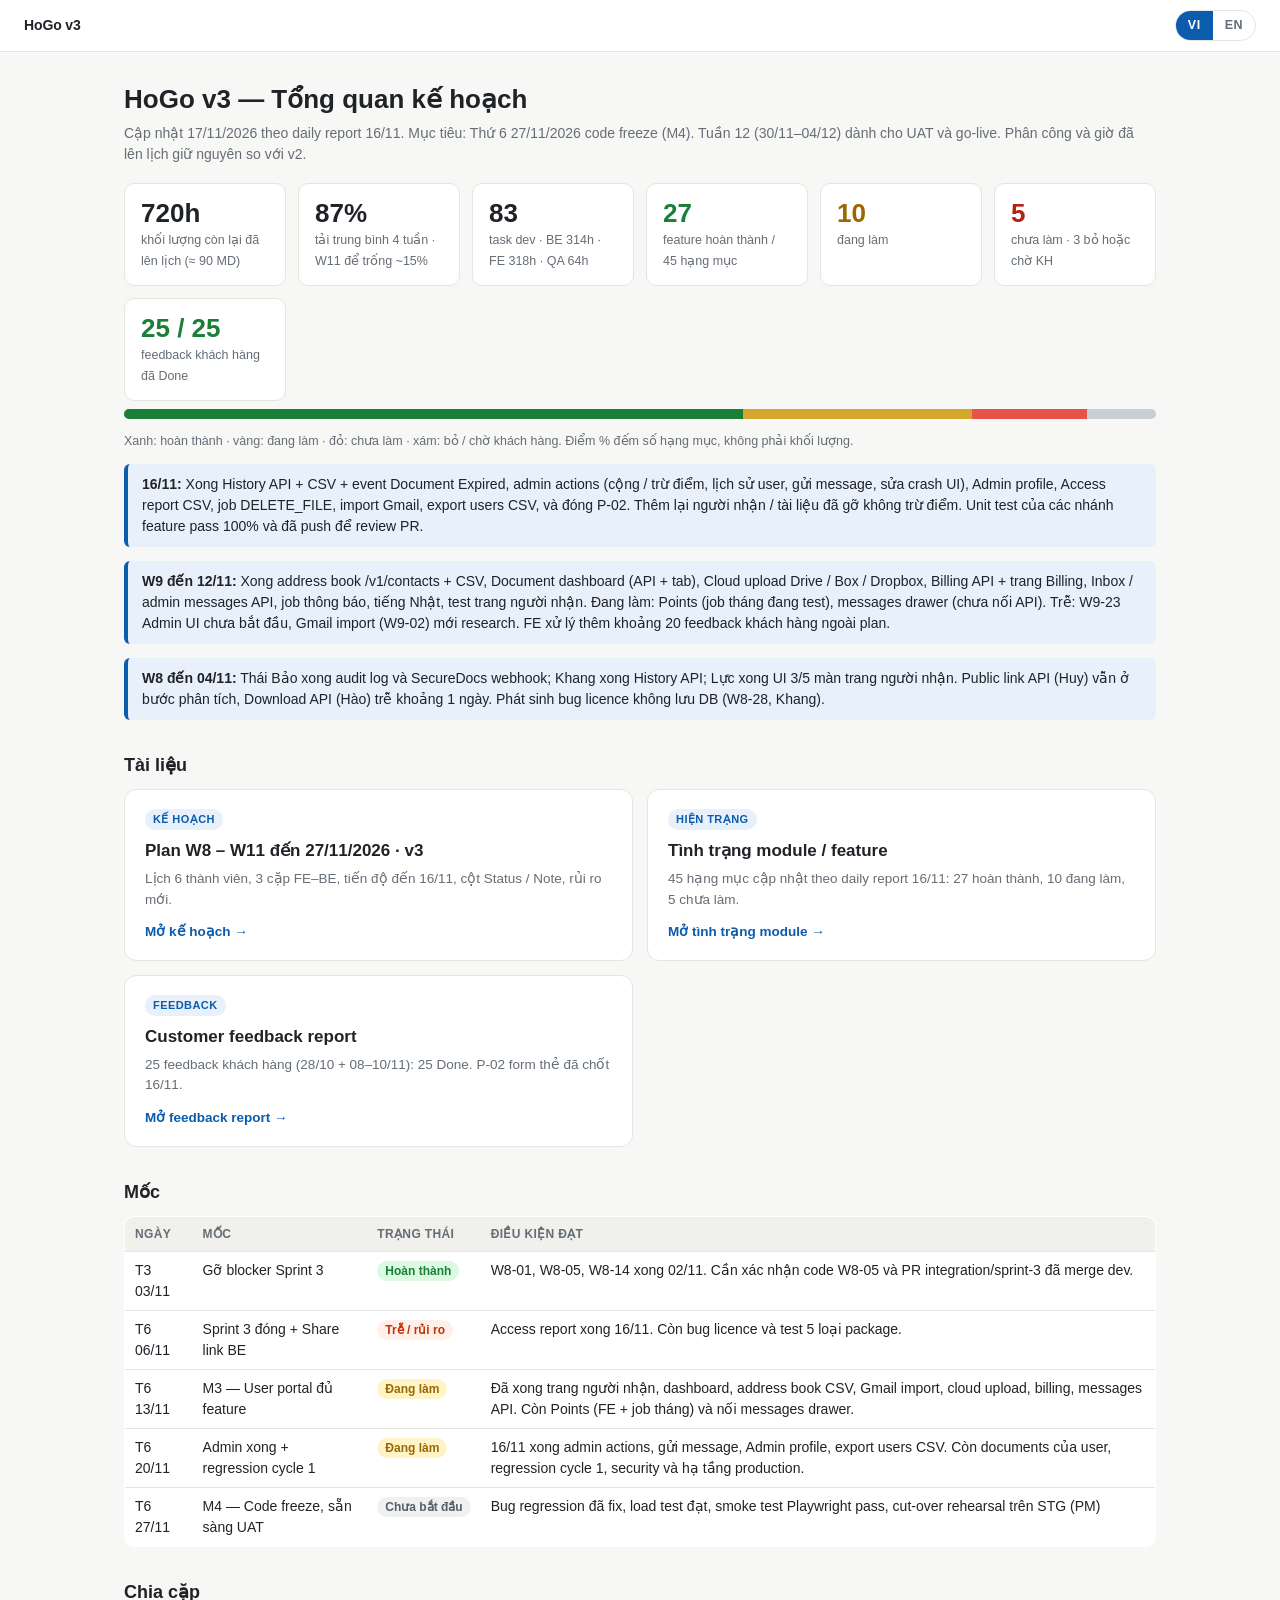
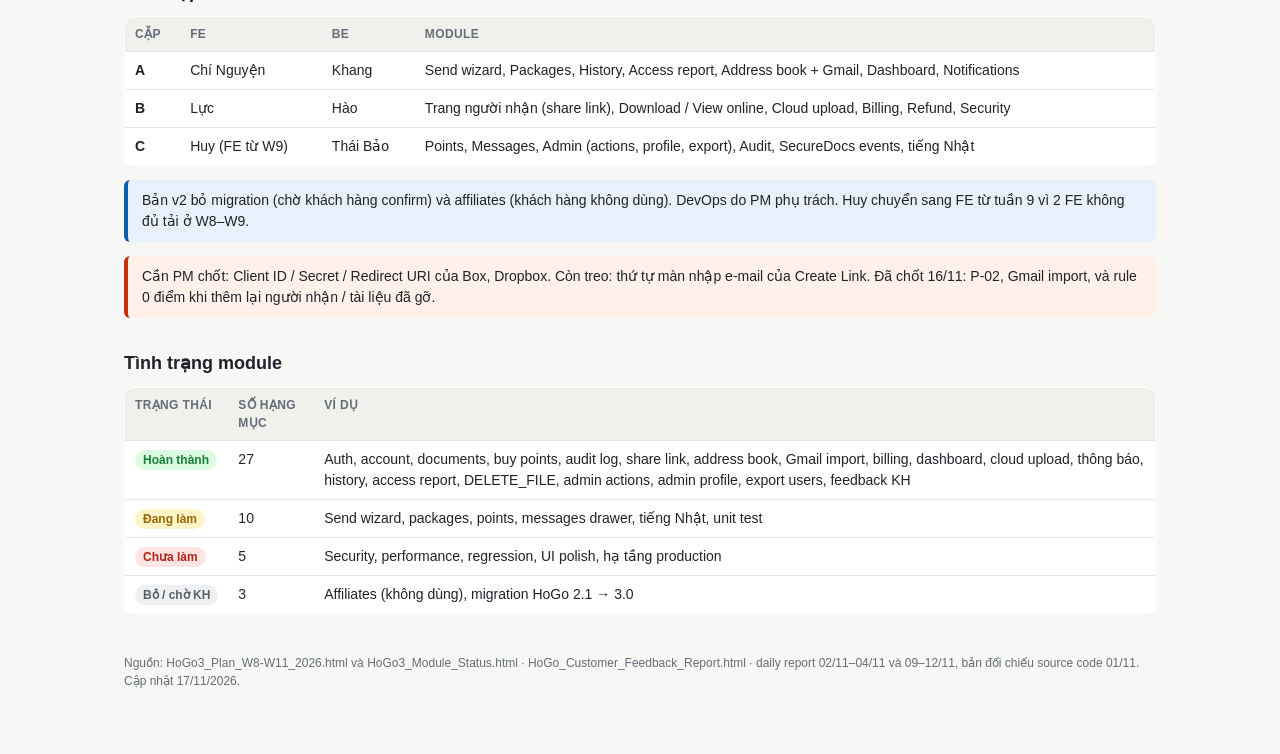
<file: index.html>
<!DOCTYPE html>
<html lang="vi">
<head>
<meta charset="utf-8">
<meta name="viewport" content="width=device-width,initial-scale=1">
<title>HoGo v3 — Tổng quan kế hoạch</title>
<link rel="stylesheet" href="site.css">
<style>
:root{--bg:#f7f7f5;--card:#fff;--ink:#1f2328;--mute:#656d76;--line:#e4e4e0;
--done:#1a7f37;--done-bg:#dafbe1;--prog:#9a6700;--prog-bg:#fff4c8;--none:#b42318;--none-bg:#ffe4e1;--na:#8c959f;
--acc:#0b5cad;--acc-bg:#e7f0fb}
*{box-sizing:border-box}
body{margin:0;background:var(--bg);color:var(--ink);font:14px/1.5 -apple-system,BlinkMacSystemFont,"Segoe UI",Roboto,"Helvetica Neue",Arial,sans-serif}
.wrap{max-width:1080px;margin:0 auto;padding:28px 24px 64px}
h1{font-size:26px;margin:0 0 4px}
h2{font-size:18px;margin:32px 0 10px}
.sub{color:var(--mute);margin:0 0 18px}
.kpis{display:grid;grid-template-columns:repeat(auto-fit,minmax(150px,1fr));gap:12px;margin:16px 0 8px}
.kpi{background:var(--card);border:1px solid var(--line);border-radius:10px;padding:14px 16px}
.kpi b{display:block;font-size:26px;line-height:1.2}
.kpi span{color:var(--mute);font-size:12.5px}
.bar{height:10px;background:#ececea;border-radius:6px;overflow:hidden;display:flex;margin:8px 0 4px}
.bar i{display:block;height:100%}
.links{display:grid;grid-template-columns:1fr 1fr;gap:14px;margin:8px 0 4px}
.card{display:block;background:var(--card);border:1px solid var(--line);border-radius:12px;padding:18px 20px;text-decoration:none;color:inherit;transition:border-color .15s,box-shadow .15s}
.card:hover{border-color:var(--acc);box-shadow:0 4px 16px rgba(11,92,173,.08)}
.card .tag{display:inline-block;font-size:11px;font-weight:700;letter-spacing:.04em;text-transform:uppercase;color:var(--acc);background:var(--acc-bg);border-radius:999px;padding:2px 8px;margin-bottom:8px}
.card h3{margin:0 0 6px;font-size:17px}
.card p{margin:0;color:var(--mute);font-size:13.5px}
.card .go{display:inline-block;margin-top:12px;color:var(--acc);font-weight:600;font-size:13.5px}
table{width:100%;border-collapse:collapse;background:var(--card);border:1px solid var(--line);border-radius:10px;overflow:hidden}
th,td{padding:8px 10px;border-bottom:1px solid var(--line);text-align:left;vertical-align:top}
th{background:#f0f0ec;font-size:12px;text-transform:uppercase;letter-spacing:.03em;color:var(--mute)}
tr:last-child td{border-bottom:none}
.pill{display:inline-block;padding:1px 8px;border-radius:999px;font-size:12px;font-weight:600;white-space:nowrap}
.D{background:var(--done-bg);color:var(--done)}
.P{background:var(--prog-bg);color:var(--prog)}
.N{background:var(--none-bg);color:var(--none)}
.O{background:#eef0f2;color:#57606a}
.L{background:#fff1ea;color:#c4320a}
.small{font-size:12.5px;color:var(--mute)}
.note{border-left:4px solid var(--acc);background:var(--acc-bg);padding:10px 14px;border-radius:6px;margin:14px 0}
.warn{border-left-color:#c4320a;background:#fff1ea}
footer{margin-top:40px;color:var(--mute);font-size:12px}
@media (max-width:720px){.links{grid-template-columns:1fr}}
</style>
</head>
<body>
<div class="wrap">
<h1>HoGo v3 — Tổng quan kế hoạch</h1>
<p class="sub">Cập nhật 17/11/2026 theo daily report 16/11. Mục tiêu: Thứ 6 27/11/2026 code freeze (M4). Tuần 12 (30/11–04/12) dành cho UAT và go-live. Phân công và giờ đã lên lịch giữ nguyên so với v2.</p>

<div class="kpis">
<div class="kpi"><b>720h</b><span>khối lượng còn lại đã lên lịch (≈ 90 MD)</span></div>
<div class="kpi"><b>87%</b><span>tải trung bình 4 tuần · W11 để trống ~15%</span></div>
<div class="kpi"><b>83</b><span>task dev · BE 314h · FE 318h · QA 64h</span></div>
<div class="kpi"><b style="color:var(--done)">27</b><span>feature hoàn thành / 45 hạng mục</span></div>
<div class="kpi"><b style="color:var(--prog)">10</b><span>đang làm</span></div>
<div class="kpi"><b style="color:var(--none)">5</b><span>chưa làm · 3 bỏ hoặc chờ KH</span></div>
<div class="kpi"><b style="color:var(--done)">25 / 25</b><span>feedback khách hàng đã Done</span></div>
</div>
<div class="bar"><i style="width:60%;background:var(--done)"></i><i style="width:22.2%;background:#d4a72c"></i><i style="width:11.1%;background:#e5534b"></i><i style="width:6.7%;background:#c9ced4"></i></div>
<p class="small">Xanh: hoàn thành · vàng: đang làm · đỏ: chưa làm · xám: bỏ / chờ khách hàng. Điểm % đếm số hạng mục, không phải khối lượng.</p>
<div class="note"><b>16/11:</b> Xong History API + CSV + event Document Expired, admin actions (cộng / trừ điểm, lịch sử user, gửi message, sửa crash UI), Admin profile, Access report CSV, job DELETE_FILE, import Gmail, export users CSV, và đóng P-02. Thêm lại người nhận / tài liệu đã gỡ không trừ điểm. Unit test của các nhánh feature pass 100% và đã push để review PR.</div>
<div class="note"><b>W9 đến 12/11:</b> Xong address book /v1/contacts + CSV, Document dashboard (API + tab), Cloud upload Drive / Box / Dropbox, Billing API + trang Billing, Inbox / admin messages API, job thông báo, tiếng Nhật, test trang người nhận. Đang làm: Points (job tháng đang test), messages drawer (chưa nối API). Trễ: W9-23 Admin UI chưa bắt đầu, Gmail import (W9-02) mới research. FE xử lý thêm khoảng 20 feedback khách hàng ngoài plan.</div>
<div class="note"><b>W8 đến 04/11:</b> Thái Bảo xong audit log và SecureDocs webhook; Khang xong History API; Lực xong UI 3/5 màn trang người nhận. Public link API (Huy) vẫn ở bước phân tích, Download API (Hào) trễ khoảng 1 ngày. Phát sinh bug licence không lưu DB (W8-28, Khang).</div>

<h2>Tài liệu</h2>
<div class="links">
<a class="card" href="HoGo3_Plan_W8-W11_2026.html">
<span class="tag">Kế hoạch</span>
<h3>Plan W8 – W11 đến 27/11/2026 · v3</h3>
<p>Lịch 6 thành viên, 3 cặp FE–BE, tiến độ đến 16/11, cột Status / Note, rủi ro mới.</p>
<span class="go">Mở kế hoạch →</span>
</a>
<a class="card" href="HoGo3_Module_Status.html">
<span class="tag">Hiện trạng</span>
<h3>Tình trạng module / feature</h3>
<p>45 hạng mục cập nhật theo daily report 16/11: 27 hoàn thành, 10 đang làm, 5 chưa làm.</p>
<span class="go">Mở tình trạng module →</span>
</a>
<a class="card" href="HoGo_Customer_Feedback_Report.html">
<span class="tag">Feedback</span>
<h3>Customer feedback report</h3>
<p>25 feedback khách hàng (28/10 + 08–10/11): 25 Done. P-02 form thẻ đã chốt 16/11.</p>
<span class="go">Mở feedback report →</span>
</a>
</div>

<h2>Mốc</h2>
<table>
<thead><tr><th>Ngày</th><th>Mốc</th><th>Trạng thái</th><th>Điều kiện đạt</th></tr></thead>
<tbody>
<tr><td>T3 03/11</td><td>Gỡ blocker Sprint 3</td><td><span class="pill D">Hoàn thành</span></td><td>W8-01, W8-05, W8-14 xong 02/11. Cần xác nhận code W8-05 và PR integration/sprint-3 đã merge dev.</td></tr>
<tr><td>T6 06/11</td><td>Sprint 3 đóng + Share link BE</td><td><span class="pill L">Trễ / rủi ro</span></td><td>Access report xong 16/11. Còn bug licence và test 5 loại package.</td></tr>
<tr><td>T6 13/11</td><td>M3 — User portal đủ feature</td><td><span class="pill P">Đang làm</span></td><td>Đã xong trang người nhận, dashboard, address book CSV, Gmail import, cloud upload, billing, messages API. Còn Points (FE + job tháng) và nối messages drawer.</td></tr>
<tr><td>T6 20/11</td><td>Admin xong + regression cycle 1</td><td><span class="pill P">Đang làm</span></td><td>16/11 xong admin actions, gửi message, Admin profile, export users CSV. Còn documents của user, regression cycle 1, security và hạ tầng production.</td></tr>
<tr><td>T6 27/11</td><td>M4 — Code freeze, sẵn sàng UAT</td><td><span class="pill O">Chưa bắt đầu</span></td><td>Bug regression đã fix, load test đạt, smoke test Playwright pass, cut-over rehearsal trên STG (PM)</td></tr>
</tbody>
</table>

<h2>Chia cặp</h2>
<table>
<thead><tr><th>Cặp</th><th>FE</th><th>BE</th><th>Module</th></tr></thead>
<tbody>
<tr><td><b>A</b></td><td>Chí Nguyện</td><td>Khang</td><td>Send wizard, Packages, History, Access report, Address book + Gmail, Dashboard, Notifications</td></tr>
<tr><td><b>B</b></td><td>Lực</td><td>Hào</td><td>Trang người nhận (share link), Download / View online, Cloud upload, Billing, Refund, Security</td></tr>
<tr><td><b>C</b></td><td>Huy (FE từ W9)</td><td>Thái Bảo</td><td>Points, Messages, Admin (actions, profile, export), Audit, SecureDocs events, tiếng Nhật</td></tr>
</tbody>
</table>
<div class="note">Bản v2 bỏ migration (chờ khách hàng confirm) và affiliates (khách hàng không dùng). DevOps do PM phụ trách. Huy chuyển sang FE từ tuần 9 vì 2 FE không đủ tải ở W8–W9.</div>
<div class="note warn">Cần PM chốt: Client ID / Secret / Redirect URI của Box, Dropbox. Còn treo: thứ tự màn nhập e-mail của Create Link. Đã chốt 16/11: P-02, Gmail import, và rule 0 điểm khi thêm lại người nhận / tài liệu đã gỡ.</div>

<h2>Tình trạng module</h2>
<table>
<thead><tr><th>Trạng thái</th><th>Số hạng mục</th><th>Ví dụ</th></tr></thead>
<tbody>
<tr><td><span class="pill D">Hoàn thành</span></td><td>27</td><td>Auth, account, documents, buy points, audit log, share link, address book, Gmail import, billing, dashboard, cloud upload, thông báo, history, access report, DELETE_FILE, admin actions, admin profile, export users, feedback KH</td></tr>
<tr><td><span class="pill P">Đang làm</span></td><td>10</td><td>Send wizard, packages, points, messages drawer, tiếng Nhật, unit test</td></tr>
<tr><td><span class="pill N">Chưa làm</span></td><td>5</td><td>Security, performance, regression, UI polish, hạ tầng production</td></tr>
<tr><td><span class="pill O">Bỏ / chờ KH</span></td><td>3</td><td>Affiliates (không dùng), migration HoGo 2.1 → 3.0</td></tr>
</tbody>
</table>

<footer>Nguồn: HoGo3_Plan_W8-W11_2026.html và HoGo3_Module_Status.html · HoGo_Customer_Feedback_Report.html · daily report 02/11–04/11 và 09–12/11, bản đối chiếu source code 01/11. Cập nhật 17/11/2026.</footer>
</div>
<script src="i18n-en.js"></script>
<script src="site.js"></script>
</body>
</html>
</file>
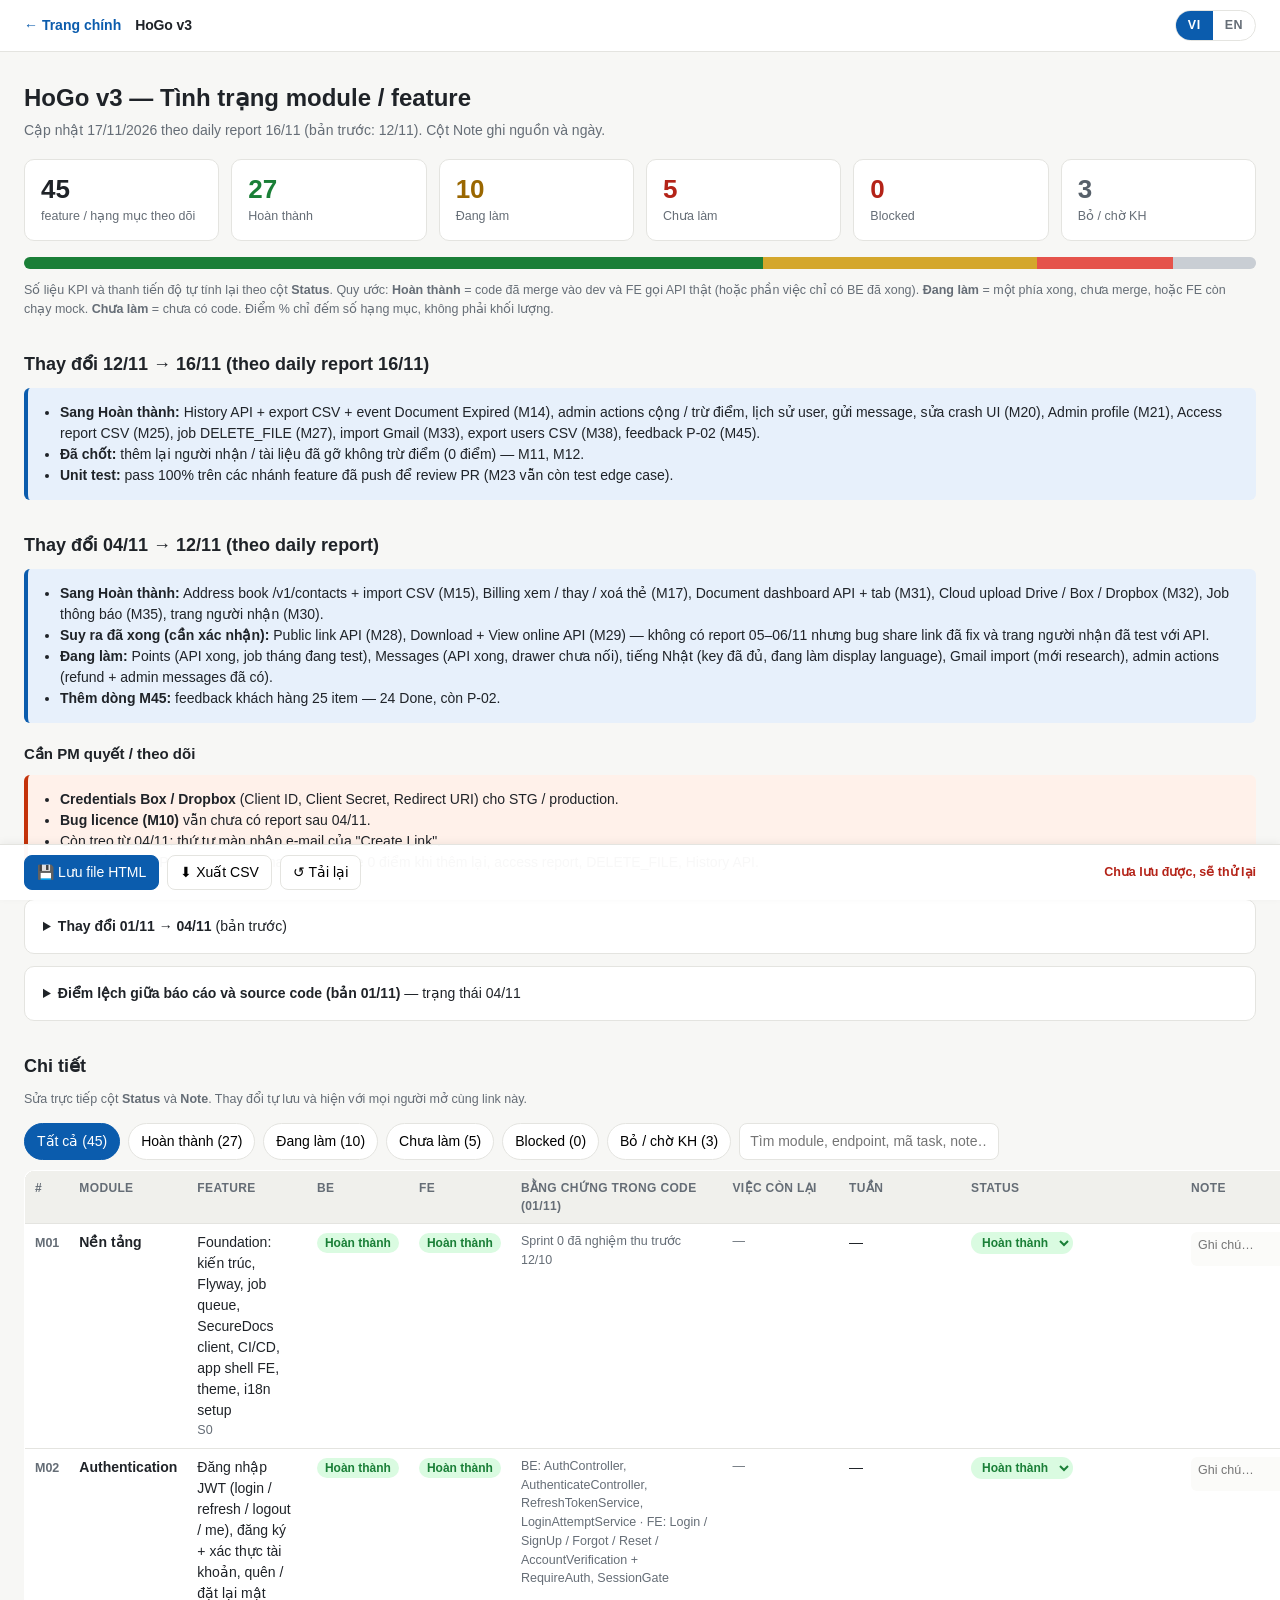
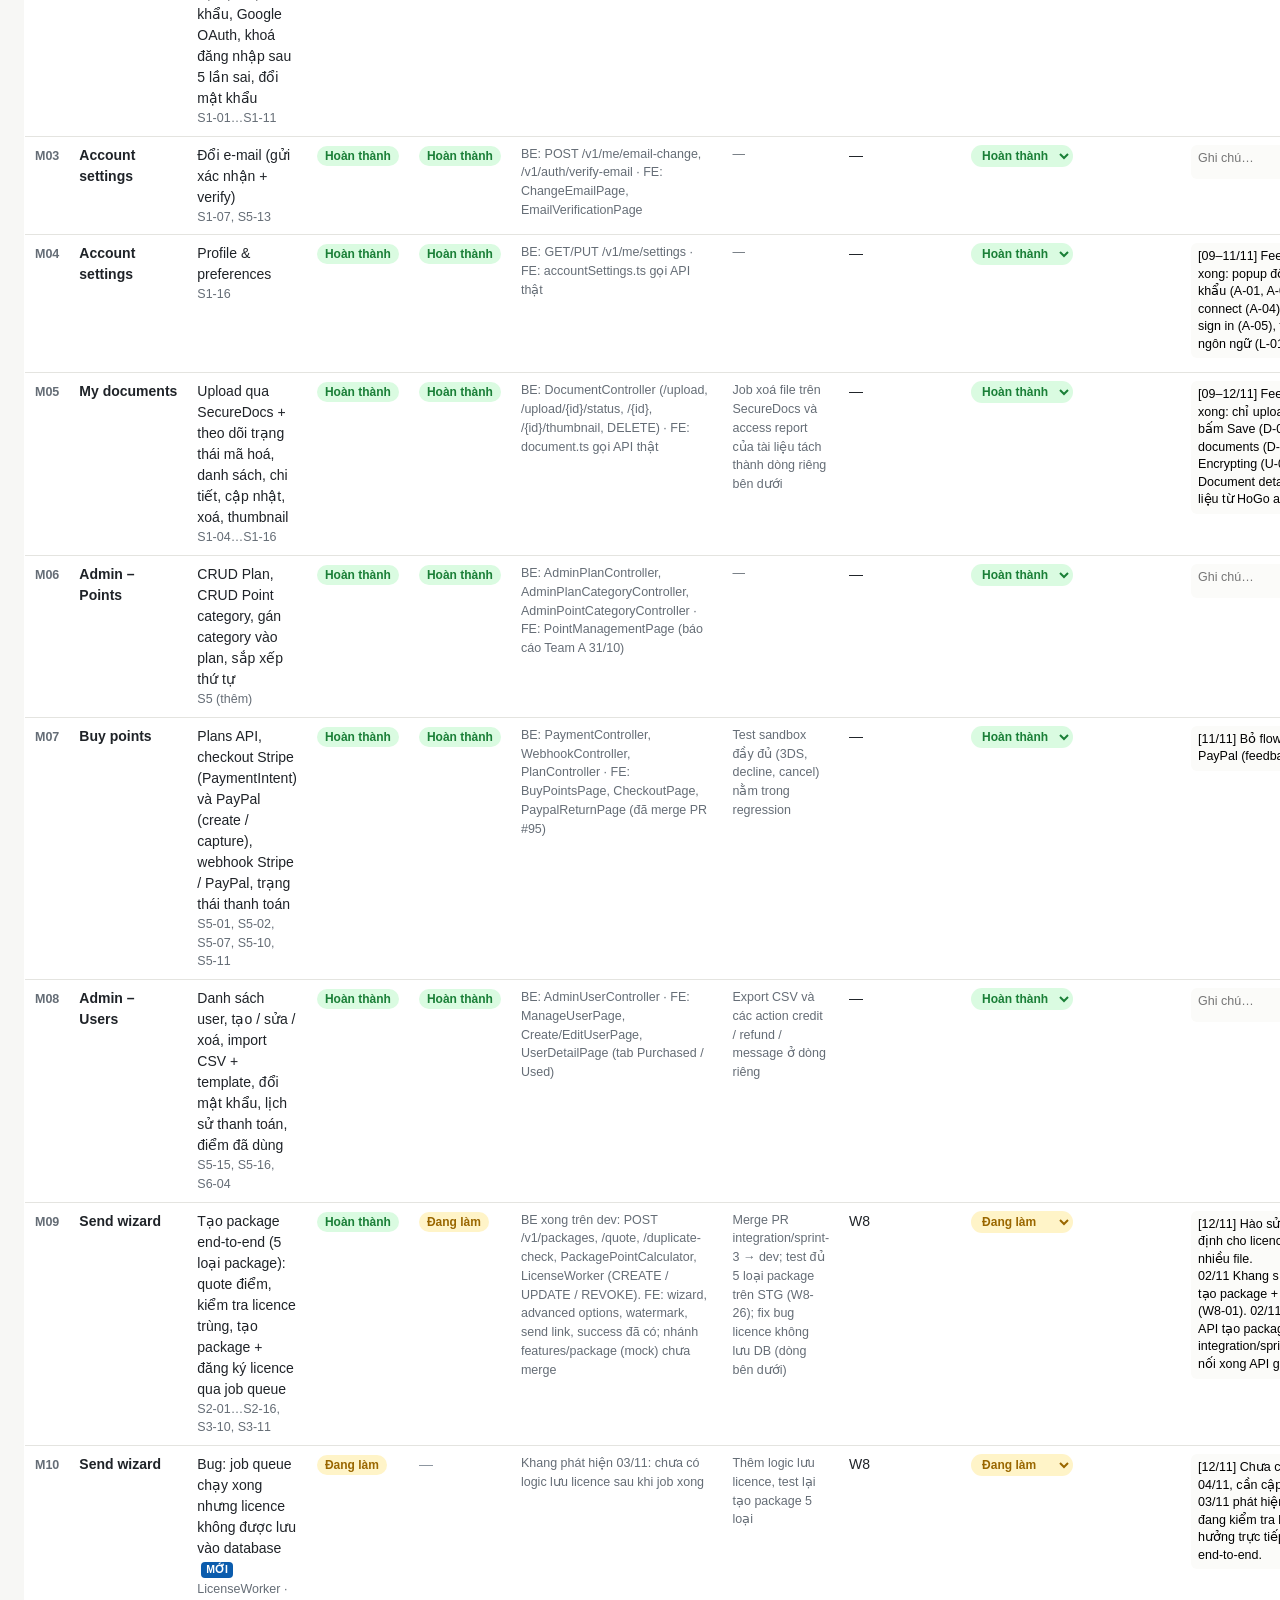
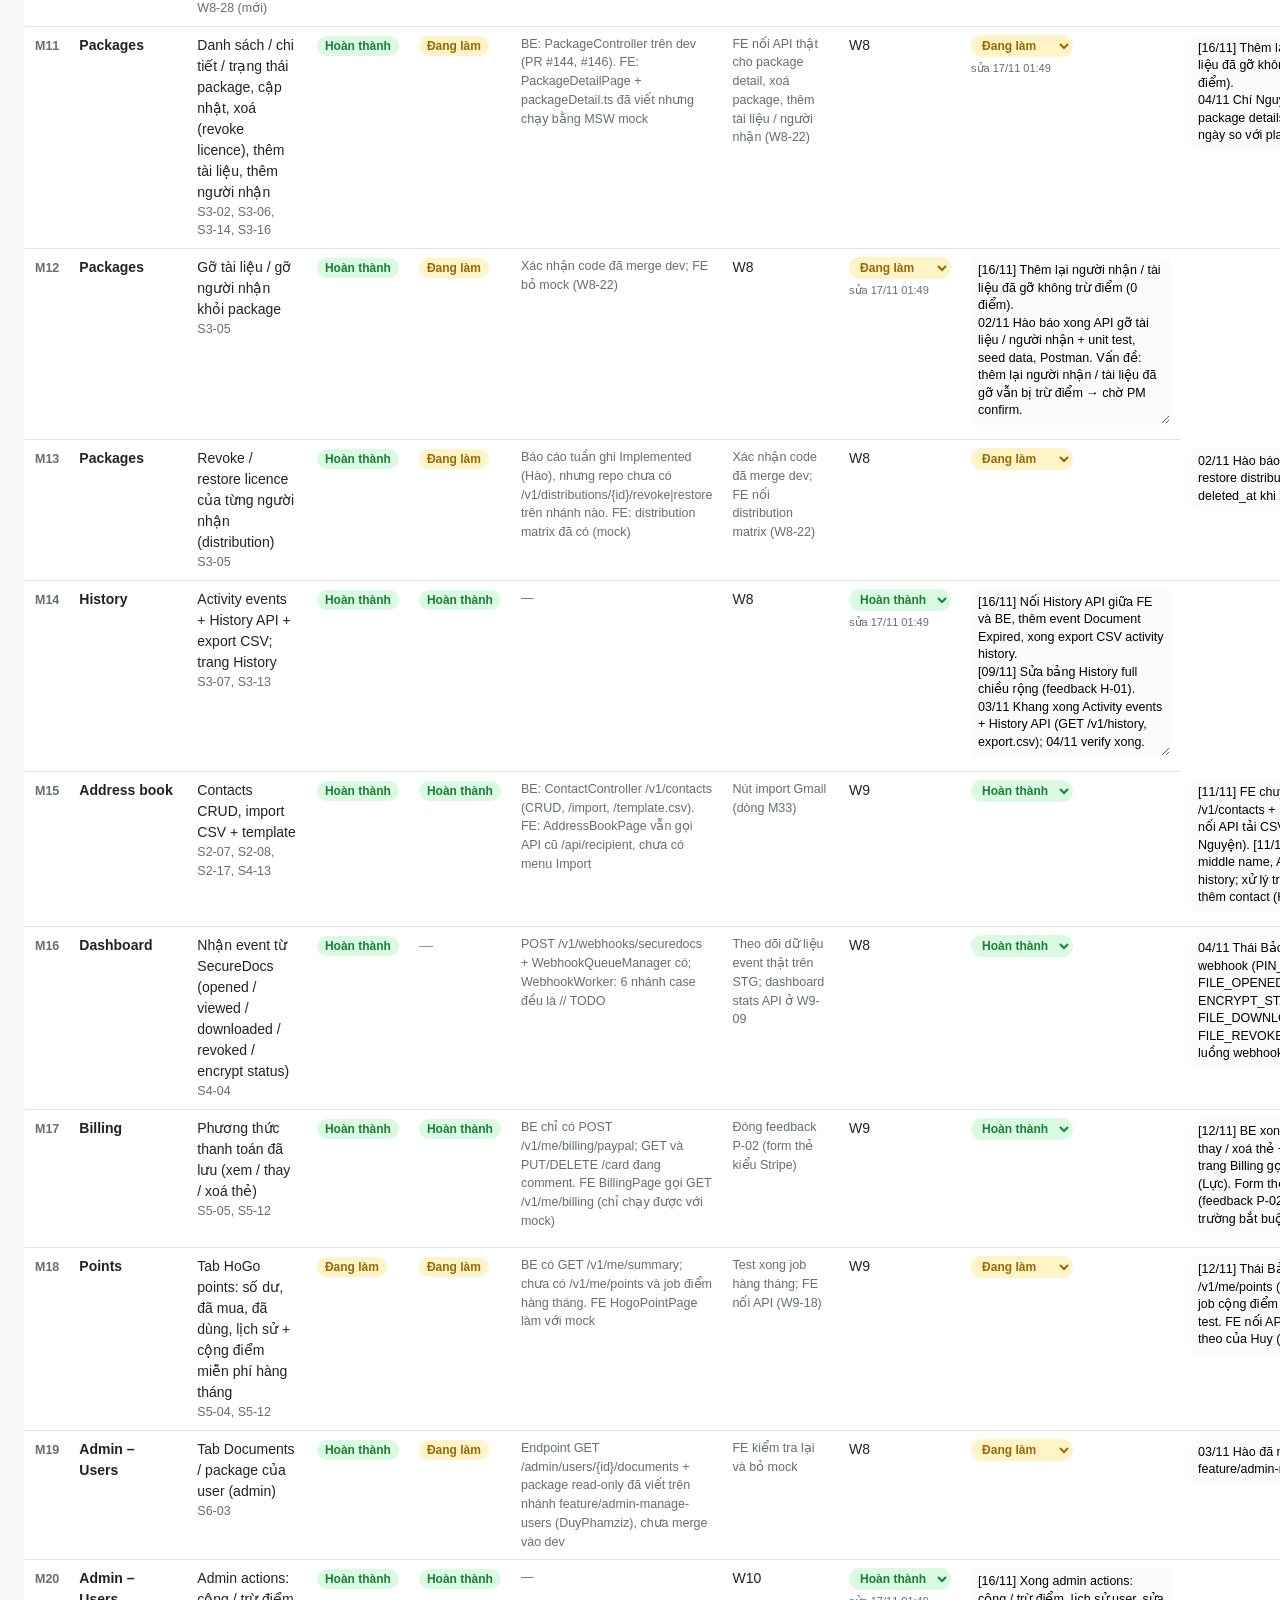
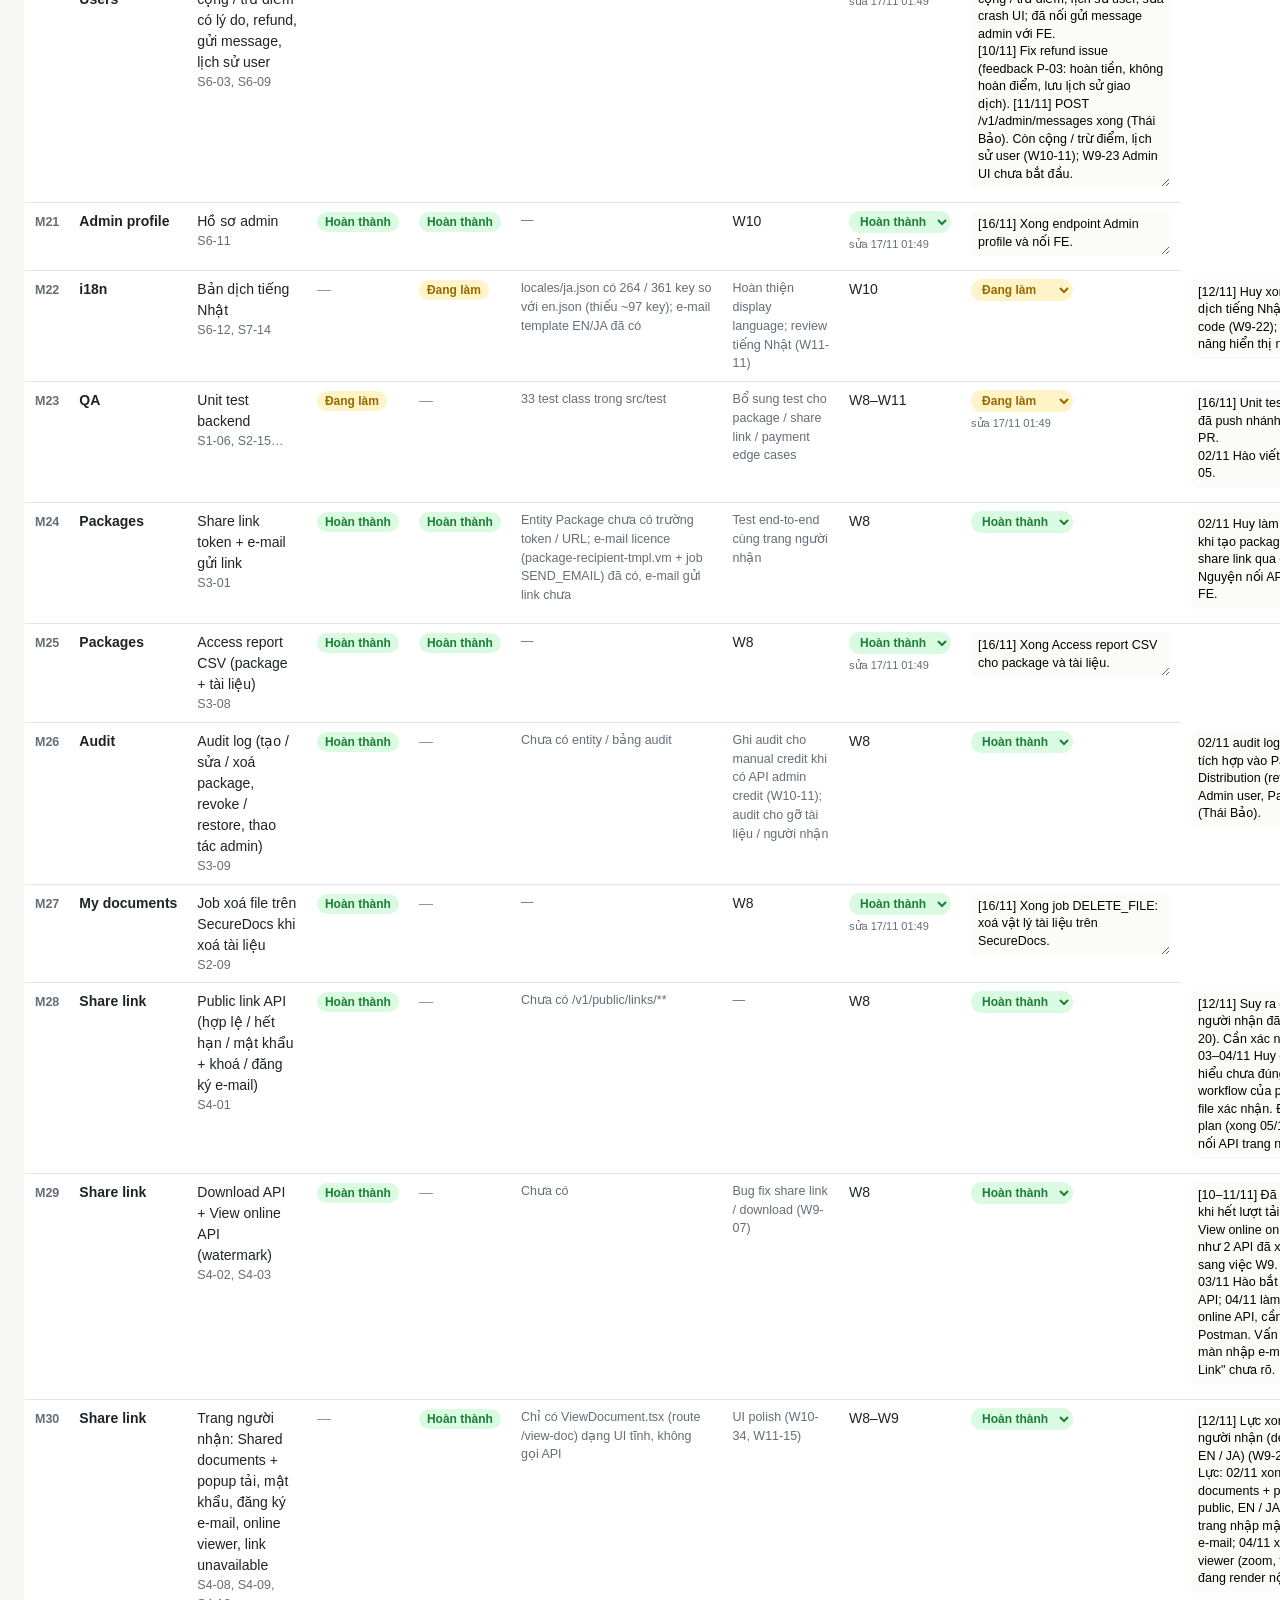
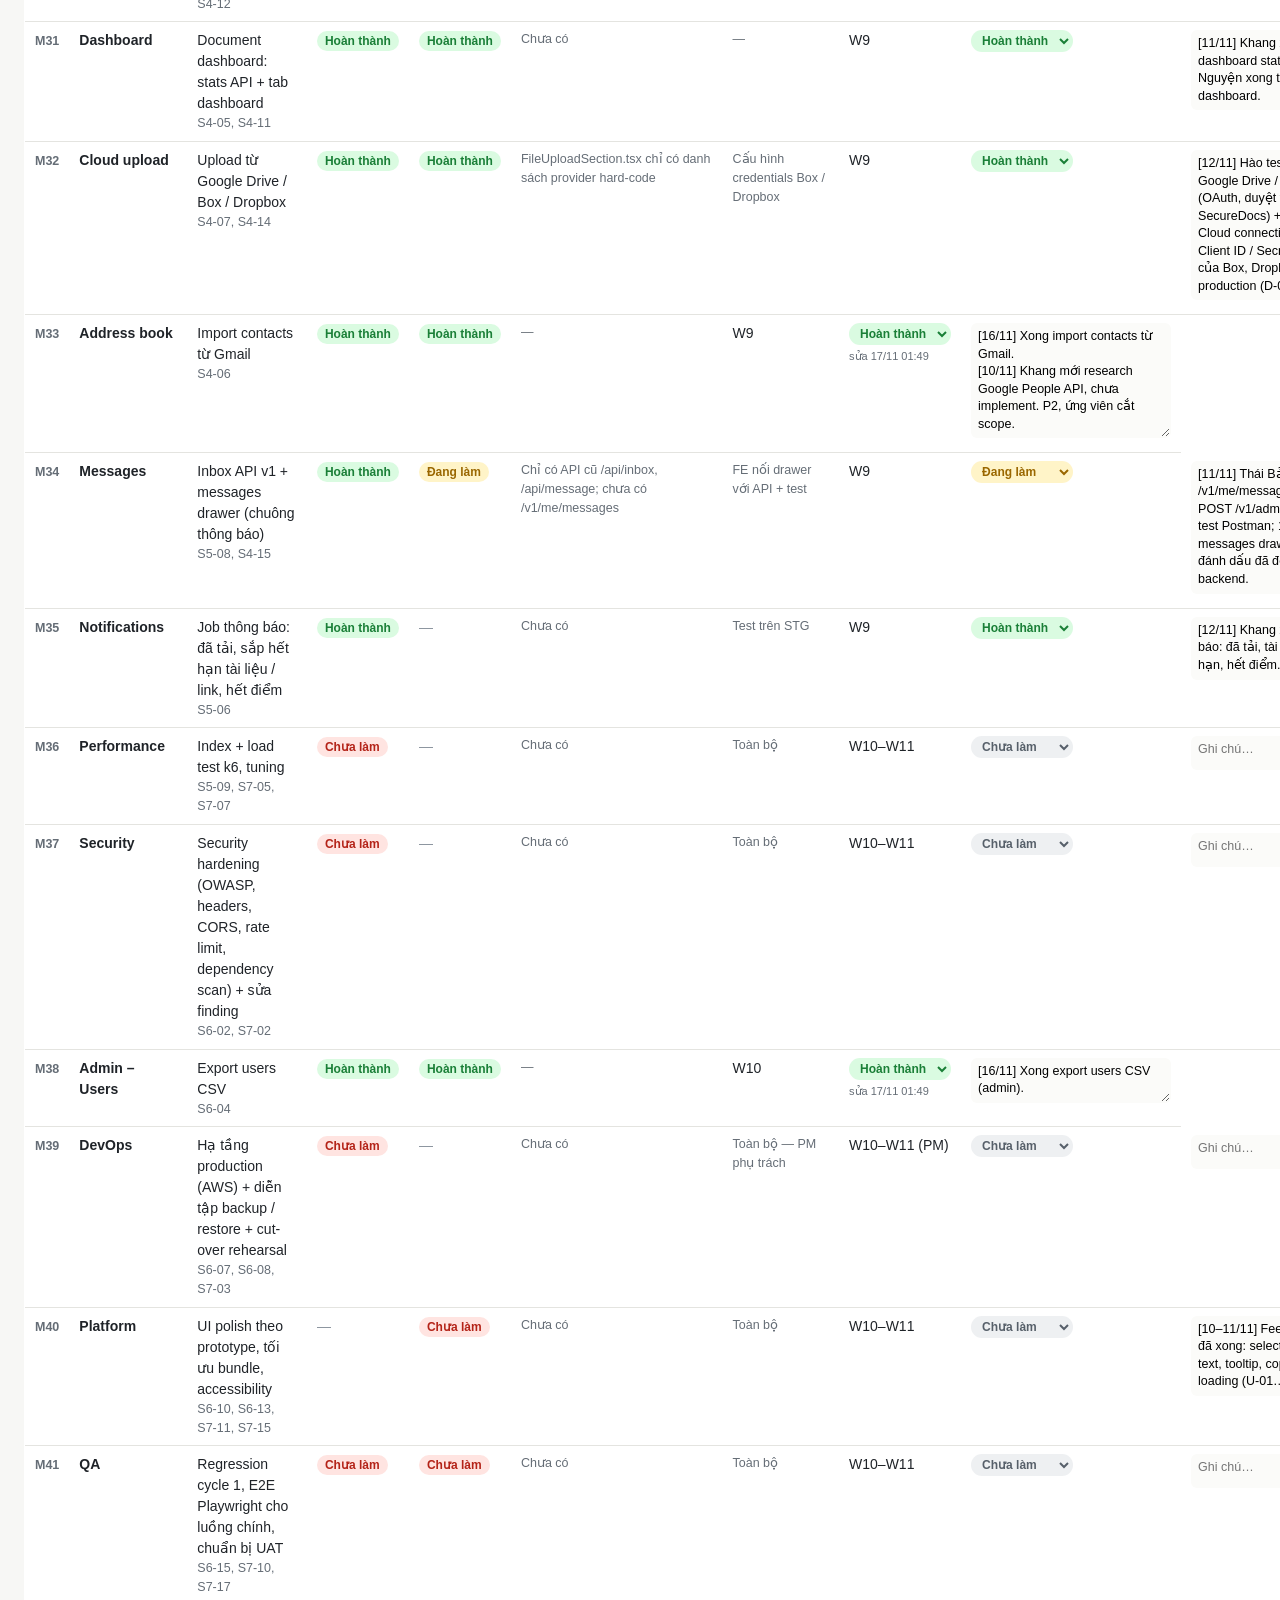
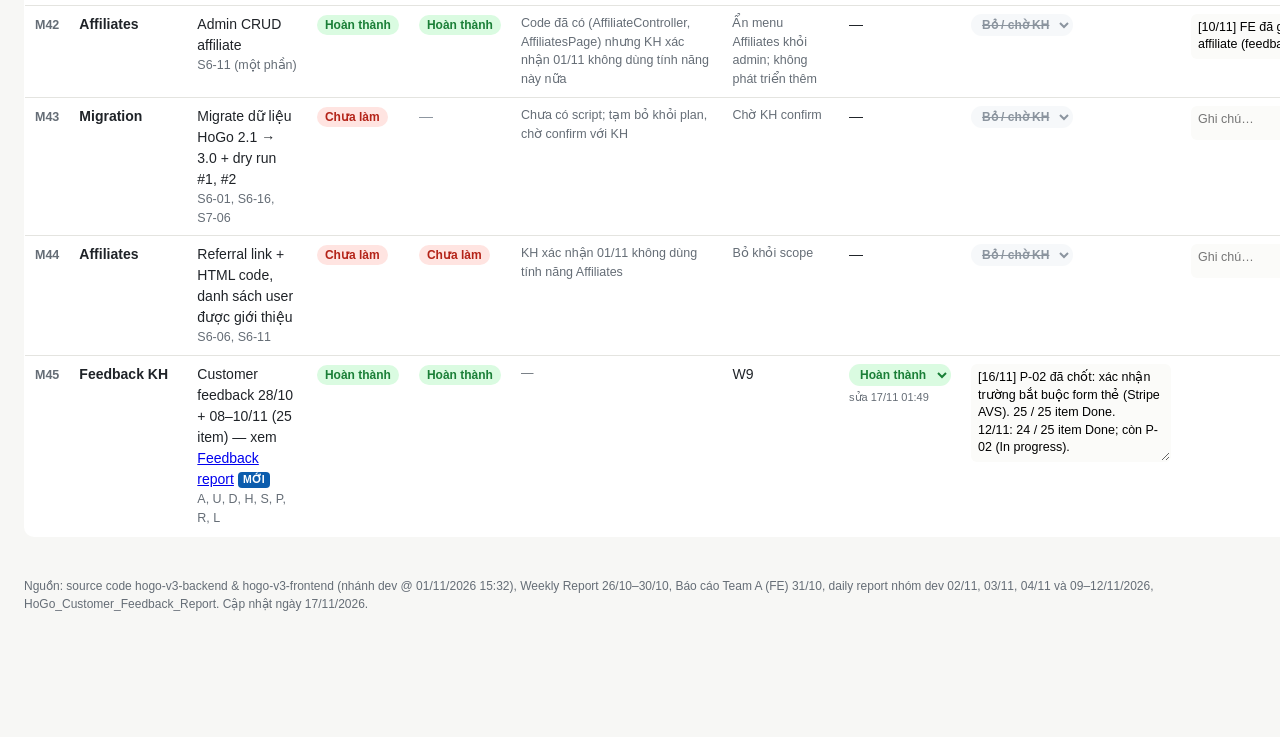
<file: HoGo3_Module_Status.html>
<!DOCTYPE html><html lang="vi"><head><meta charset="utf-8"><meta name="viewport" content="width=device-width,initial-scale=1">
<link rel="stylesheet" href="site.css">
<title>HoGo v3 — Tình trạng module</title><style>
:root{--bg:#f7f7f5;--card:#fff;--ink:#1f2328;--mute:#656d76;--line:#e4e4e0;
--done:#1a7f37;--done-bg:#dafbe1;--prog:#9a6700;--prog-bg:#fff4c8;--none:#b42318;--none-bg:#ffe4e1;--na:#8c959f;
--acc:#0b5cad;--acc-bg:#e7f0fb}
*{box-sizing:border-box}body{margin:0;background:var(--bg);color:var(--ink);font:14px/1.5 -apple-system,BlinkMacSystemFont,"Segoe UI",Roboto,"Helvetica Neue",Arial,sans-serif}
.wrap{max-width:1280px;margin:0 auto;padding:28px 24px 60px}
h1{font-size:24px;margin:0 0 4px}h2{font-size:18px;margin:32px 0 10px}h3{font-size:15px;margin:20px 0 8px}
.sub{color:var(--mute);margin:0 0 18px}
.kpis{display:grid;grid-template-columns:repeat(auto-fit,minmax(170px,1fr));gap:12px;margin:16px 0}
.kpi{background:var(--card);border:1px solid var(--line);border-radius:10px;padding:14px 16px}
.kpi b{display:block;font-size:26px;line-height:1.2}.kpi span{color:var(--mute);font-size:12.5px}
.card{background:var(--card);border:1px solid var(--line);border-radius:10px;padding:16px 18px;margin:12px 0}
table{width:100%;border-collapse:collapse;background:var(--card);border:1px solid var(--line);border-radius:10px;overflow:hidden}
th,td{padding:8px 10px;border-bottom:1px solid var(--line);text-align:left;vertical-align:top}
th{background:#f0f0ec;font-size:12px;text-transform:uppercase;letter-spacing:.03em;color:var(--mute);position:sticky;top:0}
tr:last-child td{border-bottom:none}
.pill{display:inline-block;padding:1px 8px;border-radius:999px;font-size:12px;font-weight:600;white-space:nowrap}
.O{background:#eef0f2;color:#57606a}.D{background:var(--done-bg);color:var(--done)}.P{background:var(--prog-bg);color:var(--prog)}.N{background:var(--none-bg);color:var(--none)}.X{color:var(--na)}
.small{font-size:12.5px;color:var(--mute)}
.chips{display:flex;gap:8px;flex-wrap:wrap;margin:10px 0}
.chip{border:1px solid var(--line);background:#fff;border-radius:999px;padding:5px 12px;cursor:pointer;font:inherit}
.chip.on{background:var(--acc);color:#fff;border-color:var(--acc)}
input.search{padding:7px 10px;border:1px solid var(--line);border-radius:8px;min-width:260px;font:inherit}
.bar{height:8px;background:#ececea;border-radius:6px;overflow:hidden;display:flex}
.bar i{display:block;height:100%}
.note{border-left:4px solid var(--acc);background:var(--acc-bg);padding:10px 14px;border-radius:6px;margin:10px 0}
.warn{border-left-color:#c4320a;background:#fff1ea}
code{background:#f0f0ec;padding:1px 5px;border-radius:4px;font-size:12.5px}
.grid td{font-size:12.5px;min-width:120px}.grid td.cap{white-space:nowrap}
.tk{display:block;margin:2px 0;padding:2px 6px;border-radius:5px;background:#eef3f8}
.tk.BE{background:#e7f0fb}.tk.FE{background:#efe9fb}.tk.QA{background:#e6f6ec}.tk.DevOps{background:#fdf0e3}.tk.Analysis{background:#f0f0ec}
.prio{font-size:11px;font-weight:700}.P0{color:#b42318}.P1{color:#9a6700}.P2{color:#656d76}
.load{display:flex;align-items:center;gap:8px}.load .bar{flex:1;min-width:80px}
footer{margin-top:40px;color:var(--mute);font-size:12px}
@media print{.chips,input.search{display:none}th{position:static}}

.wrap{max-width:1440px}

.toolbar{position:fixed;bottom:0;left:0;right:0;z-index:20;display:flex;gap:8px;flex-wrap:wrap;align-items:center;background:rgba(255,255,255,.97);padding:10px 24px;border-top:1px solid var(--line);box-shadow:0 -2px 8px rgba(0,0,0,.05)}
body{padding-bottom:64px}
.toolbar button{border:1px solid var(--line);background:#fff;border-radius:8px;padding:6px 12px;font:inherit;cursor:pointer}
.toolbar button.pri{background:var(--acc);color:#fff;border-color:var(--acc)}
.toolbar button:hover{filter:brightness(.97)}
.toolbar .stamp{color:var(--mute);font-size:12.5px;margin-left:auto}
.toolbar .dirty{color:#b42318;font-weight:600}
.toolbar .ok{color:#137333;font-weight:600}
select.st{font:inherit;font-size:12px;font-weight:600;border-radius:999px;padding:2px 6px;border:1px solid transparent;cursor:pointer;max-width:150px}
select.st.N{background:#eef0f2;color:#57606a}
select.st.P{background:var(--prog-bg);color:var(--prog)}
select.st.D{background:var(--done-bg);color:var(--done)}
select.st.L{background:#fff1ea;color:#c4320a}
select.st.B{background:var(--none-bg);color:var(--none)}
select.st.O{background:#f6f8fa;color:#8c959f;text-decoration:line-through}
textarea.nt{width:100%;min-width:200px;min-height:34px;font:inherit;font-size:12.5px;line-height:1.4;border:1px solid transparent;border-radius:6px;padding:4px 6px;background:#fbfbf9;resize:vertical;overflow:hidden}
textarea.nt:hover{border-color:var(--line)}
textarea.nt:focus{outline:none;border-color:var(--acc);background:#fff}
td.stc{white-space:nowrap}
tr[data-id]>td:first-child{white-space:nowrap}
td.stc .upd{display:block;font-size:11px;color:var(--mute);margin-top:3px}
tr.chg td.stc{box-shadow:inset 3px 0 0 #d4a72c}
.newtag{display:inline-block;font-size:10.5px;font-weight:700;color:#fff;background:#0b5cad;border-radius:4px;padding:0 5px;margin-left:4px;vertical-align:1px}
@media print{.toolbar{display:none}textarea.nt{border:none;background:none;resize:none}select.st{appearance:none;-webkit-appearance:none}}

</style></head><body data-store="hogo3-module-status" data-file="HoGo3_Module_Status"><div class="wrap">
<h1>HoGo v3 — Tình trạng module / feature</h1>
<p class="sub">Cập nhật 17/11/2026 theo daily report 16/11 (bản trước: 12/11). Cột Note ghi nguồn và ngày.</p>
<div class="kpis">
<div class="kpi"><b id="k-all">45</b><span>feature / hạng mục theo dõi</span></div>
<div class="kpi"><b style="color:var(--done)" id="k-D">27</b><span>Hoàn thành</span></div>
<div class="kpi"><b style="color:var(--prog)" id="k-P">10</b><span>Đang làm</span></div>
<div class="kpi"><b style="color:var(--none)" id="k-N">5</b><span>Chưa làm</span></div>
<div class="kpi"><b style="color:var(--none)" id="k-B">0</b><span>Blocked</span></div>
<div class="kpi"><b style="color:#57606a" id="k-O">3</b><span>Bỏ / chờ KH</span></div>
</div>
<div class="bar" style="height:12px" id="pbar"></div>
<p class="small">Số liệu KPI và thanh tiến độ tự tính lại theo cột <b>Status</b>. Quy ước: <b>Hoàn thành</b> = code đã merge vào dev và FE gọi API thật (hoặc phần việc chỉ có BE đã xong). <b>Đang làm</b> = một phía xong, chưa merge, hoặc FE còn chạy mock. <b>Chưa làm</b> = chưa có code. Điểm % chỉ đếm số hạng mục, không phải khối lượng.</p>

<h2>Thay đổi 12/11 → 16/11 (theo daily report 16/11)</h2>
<div class="note"><ul style="margin:4px 0;padding-left:18px">
<li><b>Sang Hoàn thành:</b> History API + export CSV + event Document Expired (M14), admin actions cộng / trừ điểm, lịch sử user, gửi message, sửa crash UI (M20), Admin profile (M21), Access report CSV (M25), job DELETE_FILE (M27), import Gmail (M33), export users CSV (M38), feedback P-02 (M45).</li>
<li><b>Đã chốt:</b> thêm lại người nhận / tài liệu đã gỡ không trừ điểm (0 điểm) — M11, M12.</li>
<li><b>Unit test:</b> pass 100% trên các nhánh feature đã push để review PR (M23 vẫn còn test edge case).</li>
</ul></div>
<h2>Thay đổi 04/11 → 12/11 (theo daily report)</h2>
<div class="note"><ul style="margin:4px 0;padding-left:18px">
<li><b>Sang Hoàn thành:</b> Address book /v1/contacts + import CSV (M15), Billing xem / thay / xoá thẻ (M17), Document dashboard API + tab (M31), Cloud upload Drive / Box / Dropbox (M32), Job thông báo (M35), trang người nhận (M30).</li>
<li><b>Suy ra đã xong (cần xác nhận):</b> Public link API (M28), Download + View online API (M29) — không có report 05–06/11 nhưng bug share link đã fix và trang người nhận đã test với API.</li>
<li><b>Đang làm:</b> Points (API xong, job tháng đang test), Messages (API xong, drawer chưa nối), tiếng Nhật (key đã đủ, đang làm display language), Gmail import (mới research), admin actions (refund + admin messages đã có).</li>
<li><b>Thêm dòng M45:</b> feedback khách hàng 25 item — 24 Done, còn P-02.</li>
</ul></div>
<h3>Cần PM quyết / theo dõi</h3>
<div class="note warn"><ul style="margin:4px 0;padding-left:18px">
<li><b>Credentials Box / Dropbox</b> (Client ID, Client Secret, Redirect URI) cho STG / production.</li>
<li><b>Bug licence (M10)</b> vẫn chưa có report sau 04/11.</li>
<li>Còn treo từ 04/11: thứ tự màn nhập e-mail của "Create Link".</li>
<li><b>Đã chốt 16/11:</b> P-02 form thẻ, Gmail import, rule 0 điểm khi thêm lại, access report, DELETE_FILE, History API.</li>
</ul></div>
<details class="card"><summary><b>Thay đổi 01/11 → 04/11</b> (bản trước)</summary>
<div class="note"><ul style="margin:4px 0;padding-left:18px">
<li><b>Sang Hoàn thành:</b> Share link token + e-mail gửi link (Huy BE, Chí Nguyện FE), Audit log (Thái Bảo), SecureDocs event ingestion — 6 case webhook (Thái Bảo).</li>
<li><b>BE xong, chờ FE:</b> gỡ tài liệu / người nhận + revoke / restore (Hào), History API + export CSV (Khang), tab documents của admin (đã merge 03/11).</li>
<li><b>Bắt đầu làm:</b> Public link API (Huy), Download + View online API (Hào), các trang người nhận (Lực — đã xong UI 3 / 5 màn).</li>
<li><b>Mới phát sinh:</b> bug licence không được lưu vào DB sau khi job queue chạy xong (Khang đang sửa) — dòng M10.</li>
</ul></div>
<h3>Cần PM quyết / theo dõi (04/11)</h3>
<div class="note warn"><ul style="margin:4px 0;padding-left:18px">
<li><b>Thêm lại người nhận / tài liệu đã gỡ có trừ điểm không?</b> Hiện vẫn trừ — Hào chờ confirm từ 02/11.</li>
<li><b>Business workflow public link:</b> Huy hiểu chưa đúng, sẽ gửi file xác nhận. Public link API đang trễ và là phụ thuộc của Lực (nối API trang người nhận, W8-27).</li>
<li><b>Thứ tự màn nhập e-mail của "Create Link":</b> Hào hỏi từ 03/11.</li>
<li><b>Thái Bảo đã xong việc tuần</b> từ 04/11 và xin thêm task (còn ~12h trong T5–T6).</li>
<li><b>Cần xác nhận đã merge vào dev:</b> PR integration/sprint-3 (Chí Nguyện), code W8-05 của Hào — trước đó (01/11) không thấy trên repo.</li>
</ul></div>
</details>
<details class="card"><summary><b>Điểm lệch giữa báo cáo và source code (bản 01/11)</b> — trạng thái 04/11</summary><ul style="margin:8px 0;padding-left:18px">
<li>Revoke / restore, gỡ tài liệu / người nhận không có trên repo → <b>02/11 Hào báo đã xong, cần xác nhận đã push / merge.</b></li>
<li>Nhánh feature/admin-manage-users chưa merge → <b>đã merge 03/11.</b></li>
<li>Address book FE vẫn gọi /api/recipient → <b>chưa đổi (W9).</b></li>
<li>FE gọi endpoint BE chưa có → <b>/v1/history đã có (03/11);</b> còn /v1/me/billing GET, access-report.csv, admin credits / history / refund / messages, /v1/admin/me.</li>
<li>WebhookWorker 6 case TODO → <b>đã xử lý 04/11.</b></li>
<li>Nhánh FE features/package chưa merge → <b>02/11 đã tạo PR integration/sprint-3 → dev.</b></li>
</ul></details>

<h2>Chi tiết</h2>
<div class="toolbar">
<button class="pri" id="btn-save" title="Tải về bản HTML đã gồm status và note hiện tại">💾 Lưu file HTML</button>
<button id="btn-csv" title="Xuất các bảng có cột Status / Note ra CSV (mở bằng Excel)">⬇ Xuất CSV</button>
<button id="btn-reset" title="Tải lại bản đang chia sẻ">↺ Tải lại</button>
<span class="stamp" id="stamp"></span>
</div>
<p class="small" style="margin:0 0 14px">Sửa trực tiếp cột <b>Status</b> và <b>Note</b>. Thay đổi tự lưu và hiện với mọi người mở cùng link này.</p>

<div class="chips">
<button class="chip on" data-f="all">Tất cả (<span id="c-all">45</span>)</button>
<button class="chip" data-f="D">Hoàn thành (<span id="c-D">27</span>)</button>
<button class="chip" data-f="P">Đang làm (<span id="c-P">10</span>)</button>
<button class="chip" data-f="N">Chưa làm (<span id="c-N">5</span>)</button>
<button class="chip" data-f="B">Blocked (<span id="c-B">0</span>)</button>
<button class="chip" data-f="O">Bỏ / chờ KH (<span id="c-O">3</span>)</button>
<input class="search" placeholder="Tìm module, endpoint, mã task, note…" id="q">
</div>
<table id="t" data-cap="Module status"><thead><tr><th>#</th><th>Module</th><th>Feature</th><th>BE</th><th>FE</th><th>Bằng chứng trong code (01/11)</th><th>Việc còn lại</th><th>Tuần</th><th>Status</th><th>Note</th></tr></thead>
<tbody><tr data-id="M01" data-s="D"><td><b class="small">M01</b></td><td><b>Nền tảng</b></td><td>Foundation: kiến trúc, Flyway, job queue, SecureDocs client, CI/CD, app shell FE, theme, i18n setup<div class="small">S0</div></td><td><span class="pill D">Hoàn thành</span></td><td><span class="pill D">Hoàn thành</span></td><td class="small">Sprint 0 đã nghiệm thu trước 12/10</td><td class="small">—</td><td>—</td><td class="stc"><select class="st D"><option value="D" selected>Hoàn thành</option><option value="P">Đang làm</option><option value="N">Chưa làm</option><option value="B">Blocked</option><option value="O">Bỏ / chờ KH</option></select><span class="upd"></span></td><td><textarea class="nt" rows="1" placeholder="Ghi chú…"></textarea></td></tr><tr data-id="M02" data-s="D"><td><b class="small">M02</b></td><td><b>Authentication</b></td><td>Đăng nhập JWT (login / refresh / logout / me), đăng ký + xác thực tài khoản, quên / đặt lại mật khẩu, Google OAuth, khoá đăng nhập sau 5 lần sai, đổi mật khẩu<div class="small">S1-01…S1-11</div></td><td><span class="pill D">Hoàn thành</span></td><td><span class="pill D">Hoàn thành</span></td><td class="small">BE: AuthController, AuthenticateController, RefreshTokenService, LoginAttemptService · FE: Login / SignUp / Forgot / Reset / AccountVerification + RequireAuth, SessionGate</td><td class="small">—</td><td>—</td><td class="stc"><select class="st D"><option value="D" selected>Hoàn thành</option><option value="P">Đang làm</option><option value="N">Chưa làm</option><option value="B">Blocked</option><option value="O">Bỏ / chờ KH</option></select><span class="upd"></span></td><td><textarea class="nt" rows="1" placeholder="Ghi chú…"></textarea></td></tr><tr data-id="M03" data-s="D"><td><b class="small">M03</b></td><td><b>Account settings</b></td><td>Đổi e-mail (gửi xác nhận + verify)<div class="small">S1-07, S5-13</div></td><td><span class="pill D">Hoàn thành</span></td><td><span class="pill D">Hoàn thành</span></td><td class="small">BE: POST /v1/me/email-change, /v1/auth/verify-email · FE: ChangeEmailPage, EmailVerificationPage</td><td class="small">—</td><td>—</td><td class="stc"><select class="st D"><option value="D" selected>Hoàn thành</option><option value="P">Đang làm</option><option value="N">Chưa làm</option><option value="B">Blocked</option><option value="O">Bỏ / chờ KH</option></select><span class="upd"></span></td><td><textarea class="nt" rows="1" placeholder="Ghi chú…"></textarea></td></tr><tr data-id="M04" data-s="D"><td><b class="small">M04</b></td><td><b>Account settings</b></td><td>Profile &amp; preferences<div class="small">S1-16</div></td><td><span class="pill D">Hoàn thành</span></td><td><span class="pill D">Hoàn thành</span></td><td class="small">BE: GET/PUT /v1/me/settings · FE: accountSettings.ts gọi API thật</td><td class="small">—</td><td>—</td><td class="stc"><select class="st D"><option value="D" selected>Hoàn thành</option><option value="P">Đang làm</option><option value="N">Chưa làm</option><option value="B">Blocked</option><option value="O">Bỏ / chờ KH</option></select><span class="upd"></span></td><td><textarea class="nt" rows="1" placeholder="Ghi chú…">[09–11/11] Feedback KH đã xong: popup đổi e-mail / mật khẩu (A-01, A-02), bỏ Google connect (A-04), landing page sau sign in (A-05), trường tên theo ngôn ngữ (L-01).</textarea></td></tr><tr data-id="M05" data-s="D"><td><b class="small">M05</b></td><td><b>My documents</b></td><td>Upload qua SecureDocs + theo dõi trạng thái mã hoá, danh sách, chi tiết, cập nhật, xoá, thumbnail<div class="small">S1-04…S1-16</div></td><td><span class="pill D">Hoàn thành</span></td><td><span class="pill D">Hoàn thành</span></td><td class="small">BE: DocumentController (/upload, /upload/{id}/status, /{id}, /{id}/thumbnail, DELETE) · FE: document.ts gọi API thật</td><td class="small">Job xoá file trên SecureDocs và access report của tài liệu tách thành dòng riêng bên dưới</td><td>—</td><td class="stc"><select class="st D"><option value="D" selected>Hoàn thành</option><option value="P">Đang làm</option><option value="N">Chưa làm</option><option value="B">Blocked</option><option value="O">Bỏ / chờ KH</option></select><span class="upd"></span></td><td><textarea class="nt" rows="1" placeholder="Ghi chú…">[09–12/11] Feedback KH đã xong: chỉ upload + encrypt khi bấm Save (D-06), badge My documents (D-07), spinner Encrypting (U-04), Activity trong Document details (D-01), lưu tài liệu từ HoGo app (D-02).</textarea></td></tr><tr data-id="M06" data-s="D"><td><b class="small">M06</b></td><td><b>Admin – Points</b></td><td>CRUD Plan, CRUD Point category, gán category vào plan, sắp xếp thứ tự<div class="small">S5 (thêm)</div></td><td><span class="pill D">Hoàn thành</span></td><td><span class="pill D">Hoàn thành</span></td><td class="small">BE: AdminPlanController, AdminPlanCategoryController, AdminPointCategoryController · FE: PointManagementPage (báo cáo Team A 31/10)</td><td class="small">—</td><td>—</td><td class="stc"><select class="st D"><option value="D" selected>Hoàn thành</option><option value="P">Đang làm</option><option value="N">Chưa làm</option><option value="B">Blocked</option><option value="O">Bỏ / chờ KH</option></select><span class="upd"></span></td><td><textarea class="nt" rows="1" placeholder="Ghi chú…"></textarea></td></tr><tr data-id="M07" data-s="D"><td><b class="small">M07</b></td><td><b>Buy points</b></td><td>Plans API, checkout Stripe (PaymentIntent) và PayPal (create / capture), webhook Stripe / PayPal, trạng thái thanh toán<div class="small">S5-01, S5-02, S5-07, S5-10, S5-11</div></td><td><span class="pill D">Hoàn thành</span></td><td><span class="pill D">Hoàn thành</span></td><td class="small">BE: PaymentController, WebhookController, PlanController · FE: BuyPointsPage, CheckoutPage, PaypalReturnPage (đã merge PR #95)</td><td class="small">Test sandbox đầy đủ (3DS, decline, cancel) nằm trong regression</td><td>—</td><td class="stc"><select class="st D"><option value="D" selected>Hoàn thành</option><option value="P">Đang làm</option><option value="N">Chưa làm</option><option value="B">Blocked</option><option value="O">Bỏ / chờ KH</option></select><span class="upd"></span></td><td><textarea class="nt" rows="1" placeholder="Ghi chú…">[11/11] Bỏ flow link tài khoản PayPal (feedback P-01).</textarea></td></tr><tr data-id="M08" data-s="D"><td><b class="small">M08</b></td><td><b>Admin – Users</b></td><td>Danh sách user, tạo / sửa / xoá, import CSV + template, đổi mật khẩu, lịch sử thanh toán, điểm đã dùng<div class="small">S5-15, S5-16, S6-04</div></td><td><span class="pill D">Hoàn thành</span></td><td><span class="pill D">Hoàn thành</span></td><td class="small">BE: AdminUserController · FE: ManageUserPage, Create/EditUserPage, UserDetailPage (tab Purchased / Used)</td><td class="small">Export CSV và các action credit / refund / message ở dòng riêng</td><td>—</td><td class="stc"><select class="st D"><option value="D" selected>Hoàn thành</option><option value="P">Đang làm</option><option value="N">Chưa làm</option><option value="B">Blocked</option><option value="O">Bỏ / chờ KH</option></select><span class="upd"></span></td><td><textarea class="nt" rows="1" placeholder="Ghi chú…"></textarea></td></tr><tr data-id="M09" data-s="P"><td><b class="small">M09</b></td><td><b>Send wizard</b></td><td>Tạo package end-to-end (5 loại package): quote điểm, kiểm tra licence trùng, tạo package + đăng ký licence qua job queue<div class="small">S2-01…S2-16, S3-10, S3-11</div></td><td><span class="pill D">Hoàn thành</span></td><td><span class="pill P">Đang làm</span></td><td class="small">BE xong trên dev: POST /v1/packages, /quote, /duplicate-check, PackagePointCalculator, LicenseWorker (CREATE / UPDATE / REVOKE). FE: wizard, advanced options, watermark, send link, success đã có; nhánh features/package (mock) chưa merge</td><td class="small">Merge PR integration/sprint-3 → dev; test đủ 5 loại package trên STG (W8-26); fix bug licence không lưu DB (dòng bên dưới)</td><td>W8</td><td class="stc"><select class="st P"><option value="D">Hoàn thành</option><option value="P" selected>Đang làm</option><option value="N">Chưa làm</option><option value="B">Blocked</option><option value="O">Bỏ / chờ KH</option></select><span class="upd"></span></td><td><textarea class="nt" rows="1" placeholder="Ghi chú…">[12/11] Hào sửa send-pin ổn định cho licence mới và package nhiều file.
02/11 Khang sửa xong response tạo package + validate Office (W8-01). 02/11 Chí Nguyện nối API tạo package thật, tạo PR integration/sprint-3 → dev. 04/11 nối xong API gửi e-mail.</textarea></td></tr><tr data-id="M10" data-s="P"><td><b class="small">M10</b></td><td><b>Send wizard</b></td><td>Bug: job queue chạy xong nhưng licence không được lưu vào database<span class="newtag">MỚI</span><div class="small">LicenseWorker · W8-28 (mới)</div></td><td><span class="pill P">Đang làm</span></td><td><span class="X">—</span></td><td class="small">Khang phát hiện 03/11: chưa có logic lưu licence sau khi job xong</td><td class="small">Thêm logic lưu licence, test lại tạo package 5 loại</td><td>W8</td><td class="stc"><select class="st P"><option value="D">Hoàn thành</option><option value="P" selected>Đang làm</option><option value="N">Chưa làm</option><option value="B">Blocked</option><option value="O">Bỏ / chờ KH</option></select><span class="upd"></span></td><td><textarea class="nt" rows="1" placeholder="Ghi chú…">[12/11] Chưa có report sau 04/11, cần cập nhật.
03/11 phát hiện; 04/11 Khang đang kiểm tra logic và sửa. Ảnh hưởng trực tiếp tới tạo package end-to-end.</textarea></td></tr><tr data-id="M11" data-s="P" data-t="1794880170803"><td><b class="small">M11</b></td><td><b>Packages</b></td><td>Danh sách / chi tiết / trạng thái package, cập nhật, xoá (revoke licence), thêm tài liệu, thêm người nhận<div class="small">S3-02, S3-06, S3-14, S3-16</div></td><td><span class="pill D">Hoàn thành</span></td><td><span class="pill P">Đang làm</span></td><td class="small">BE: PackageController trên dev (PR #144, #146). FE: PackageDetailPage + packageDetail.ts đã viết nhưng chạy bằng MSW mock</td><td class="small">FE nối API thật cho package detail, xoá package, thêm tài liệu / người nhận (W8-22)</td><td>W8</td><td class="stc"><select class="st P"><option value="D">Hoàn thành</option><option value="P" selected>Đang làm</option><option value="N">Chưa làm</option><option value="B">Blocked</option><option value="O">Bỏ / chờ KH</option></select><span class="upd"></span></td><td><textarea class="nt" rows="1" placeholder="Ghi chú…">[16/11] Thêm lại người nhận / tài liệu đã gỡ không trừ điểm (0 điểm).
04/11 Chí Nguyện đang nối API package details (bắt đầu trễ 1 ngày so với plan).</textarea></td></tr><tr data-id="M12" data-s="P" data-t="1794880170803"><td><b class="small">M12</b></td><td><b>Packages</b></td><td>Gỡ tài liệu / gỡ người nhận khỏi package<div class="small">S3-05</div></td><td><span class="pill D">Hoàn thành</span></td><td><span class="pill P">Đang làm</span></td><td class="small">Xác nhận code đã merge dev; FE bỏ mock (W8-22)</td><td>W8</td><td class="stc"><select class="st P"><option value="D">Hoàn thành</option><option value="P" selected>Đang làm</option><option value="N">Chưa làm</option><option value="B">Blocked</option><option value="O">Bỏ / chờ KH</option></select><span class="upd"></span></td><td><textarea class="nt" rows="1" placeholder="Ghi chú…">[16/11] Thêm lại người nhận / tài liệu đã gỡ không trừ điểm (0 điểm).
02/11 Hào báo xong API gỡ tài liệu / người nhận + unit test, seed data, Postman. Vấn đề: thêm lại người nhận / tài liệu đã gỡ vẫn bị trừ điểm → chờ PM confirm.</textarea></td></tr><tr data-id="M13" data-s="P"><td><b class="small">M13</b></td><td><b>Packages</b></td><td>Revoke / restore licence của từng người nhận (distribution)<div class="small">S3-05</div></td><td><span class="pill D">Hoàn thành</span></td><td><span class="pill P">Đang làm</span></td><td class="small">Báo cáo tuần ghi Implemented (Hào), nhưng repo chưa có /v1/distributions/{id}/revoke|restore trên nhánh nào. FE: distribution matrix đã có (mock)</td><td class="small">Xác nhận code đã merge dev; FE nối distribution matrix (W8-22)</td><td>W8</td><td class="stc"><select class="st P"><option value="D">Hoàn thành</option><option value="P" selected>Đang làm</option><option value="N">Chưa làm</option><option value="B">Blocked</option><option value="O">Bỏ / chờ KH</option></select><span class="upd"></span></td><td><textarea class="nt" rows="1" placeholder="Ghi chú…">02/11 Hào báo xong API revoke / restore distribution. Thêm: set deleted_at khi xoá package.</textarea></td></tr><tr data-id="M14" data-s="D" data-t="1794880170803"><td><b class="small">M14</b></td><td><b>History</b></td><td>Activity events + History API + export CSV; trang History<div class="small">S3-07, S3-13</div></td><td><span class="pill D">Hoàn thành</span></td><td><span class="pill D">Hoàn thành</span></td><td class="small">—</td><td>W8</td><td class="stc"><select class="st D"><option value="D" selected>Hoàn thành</option><option value="P">Đang làm</option><option value="N">Chưa làm</option><option value="B">Blocked</option><option value="O">Bỏ / chờ KH</option></select><span class="upd"></span></td><td><textarea class="nt" rows="1" placeholder="Ghi chú…">[16/11] Nối History API giữa FE và BE, thêm event Document Expired, xong export CSV activity history.
[09/11] Sửa bảng History full chiều rộng (feedback H-01).
03/11 Khang xong Activity events + History API (GET /v1/history, export.csv); 04/11 verify xong.</textarea></td></tr><tr data-id="M15" data-s="D"><td><b class="small">M15</b></td><td><b>Address book</b></td><td>Contacts CRUD, import CSV + template<div class="small">S2-07, S2-08, S2-17, S4-13</div></td><td><span class="pill D">Hoàn thành</span></td><td><span class="pill D">Hoàn thành</span></td><td class="small">BE: ContactController /v1/contacts (CRUD, /import, /template.csv). FE: AddressBookPage vẫn gọi API cũ /api/recipient, chưa có menu Import</td><td class="small">Nút import Gmail (dòng M33)</td><td>W9</td><td class="stc"><select class="st D"><option selected="" value="D">Hoàn thành</option><option value="P">Đang làm</option><option value="N">Chưa làm</option><option value="B">Blocked</option><option value="O">Bỏ / chờ KH</option></select><span class="upd"></span></td><td><textarea class="nt" rows="1" placeholder="Ghi chú…">[11/11] FE chuyển sang /v1/contacts + Import CSV; 12/11 nối API tải CSV template (Chí Nguyện). [11/11] BE bổ sung middle name, Added date, sent history; xử lý trùng e-mail khi thêm contact (Hào).</textarea></td></tr><tr data-id="M16" data-s="D"><td><b class="small">M16</b></td><td><b>Dashboard</b></td><td>Nhận event từ SecureDocs (opened / viewed / downloaded / revoked / encrypt status)<div class="small">S4-04</div></td><td><span class="pill D">Hoàn thành</span></td><td><span class="X">—</span></td><td class="small">POST /v1/webhooks/securedocs + WebhookQueueManager có; WebhookWorker: 6 nhánh case đều là // TODO</td><td class="small">Theo dõi dữ liệu event thật trên STG; dashboard stats API ở W9-09</td><td>W8</td><td class="stc"><select class="st D"><option value="D" selected>Hoàn thành</option><option value="P">Đang làm</option><option value="N">Chưa làm</option><option value="B">Blocked</option><option value="O">Bỏ / chờ KH</option></select><span class="upd"></span></td><td><textarea class="nt" rows="1" placeholder="Ghi chú…">04/11 Thái Bảo xử lý đủ 6 case webhook (PIN_CODE, FILE_OPENED, FILE_VIEWED, ENCRYPT_STATUS, FILE_DOWNLOADED, FILE_REVOKED) và đã test luồng webhook.</textarea></td></tr><tr data-id="M17" data-s="D"><td><b class="small">M17</b></td><td><b>Billing</b></td><td>Phương thức thanh toán đã lưu (xem / thay / xoá thẻ)<div class="small">S5-05, S5-12</div></td><td><span class="pill D">Hoàn thành</span></td><td><span class="pill D">Hoàn thành</span></td><td class="small">BE chỉ có POST /v1/me/billing/paypal; GET và PUT/DELETE /card đang comment. FE BillingPage gọi GET /v1/me/billing (chỉ chạy được với mock)</td><td class="small">Đóng feedback P-02 (form thẻ kiểu Stripe)</td><td>W9</td><td class="stc"><select class="st D"><option selected="" value="D">Hoàn thành</option><option value="P">Đang làm</option><option value="N">Chưa làm</option><option value="B">Blocked</option><option value="O">Bỏ / chờ KH</option></select><span class="upd"></span></td><td><textarea class="nt" rows="1" placeholder="Ghi chú…">[12/11] BE xong Billing API xem / thay / xoá thẻ + nối FE (Hào); trang Billing gọi API backend (Lực). Form thẻ kiểu Stripe (feedback P-02) còn chờ chốt trường bắt buộc.</textarea></td></tr><tr data-id="M18" data-s="P"><td><b class="small">M18</b></td><td><b>Points</b></td><td>Tab HoGo points: số dư, đã mua, đã dùng, lịch sử + cộng điểm miễn phí hàng tháng<div class="small">S5-04, S5-12</div></td><td><span class="pill P">Đang làm</span></td><td><span class="pill P">Đang làm</span></td><td class="small">BE có GET /v1/me/summary; chưa có /v1/me/points và job điểm hàng tháng. FE HogoPointPage làm với mock</td><td class="small">Test xong job hàng tháng; FE nối API (W9-18)</td><td>W9</td><td class="stc"><select class="st P"><option value="D">Hoàn thành</option><option selected="" value="P">Đang làm</option><option value="N">Chưa làm</option><option value="B">Blocked</option><option value="O">Bỏ / chờ KH</option></select><span class="upd"></span></td><td><textarea class="nt" rows="1" placeholder="Ghi chú…">[12/11] Thái Bảo xong + test /v1/me/points (history, usage); job cộng điểm hàng tháng đang test. FE nối API thật là việc tiếp theo của Huy (W9-18).</textarea></td></tr><tr data-id="M19" data-s="P"><td><b class="small">M19</b></td><td><b>Admin – Users</b></td><td>Tab Documents / package của user (admin)<div class="small">S6-03</div></td><td><span class="pill D">Hoàn thành</span></td><td><span class="pill P">Đang làm</span></td><td class="small">Endpoint GET /admin/users/{id}/documents + package read-only đã viết trên nhánh feature/admin-manage-users (DuyPhamziz), chưa merge vào dev</td><td class="small">FE kiểm tra lại và bỏ mock</td><td>W8</td><td class="stc"><select class="st P"><option value="D">Hoàn thành</option><option value="P" selected>Đang làm</option><option value="N">Chưa làm</option><option value="B">Blocked</option><option value="O">Bỏ / chờ KH</option></select><span class="upd"></span></td><td><textarea class="nt" rows="1" placeholder="Ghi chú…">03/11 Hào đã merge nhánh feature/admin-manage-users.</textarea></td></tr><tr data-id="M20" data-s="D" data-t="1794880170803"><td><b class="small">M20</b></td><td><b>Admin – Users</b></td><td>Admin actions: cộng / trừ điểm có lý do, refund, gửi message, lịch sử user<div class="small">S6-03, S6-09</div></td><td><span class="pill D">Hoàn thành</span></td><td><span class="pill D">Hoàn thành</span></td><td class="small">—</td><td>W10</td><td class="stc"><select class="st D"><option value="D" selected>Hoàn thành</option><option value="P">Đang làm</option><option value="N">Chưa làm</option><option value="B">Blocked</option><option value="O">Bỏ / chờ KH</option></select><span class="upd"></span></td><td><textarea class="nt" rows="1" placeholder="Ghi chú…">[16/11] Xong admin actions: cộng / trừ điểm, lịch sử user, sửa crash UI; đã nối gửi message admin với FE.
[10/11] Fix refund issue (feedback P-03: hoàn tiền, không hoàn điểm, lưu lịch sử giao dịch). [11/11] POST /v1/admin/messages xong (Thái Bảo). Còn cộng / trừ điểm, lịch sử user (W10-11); W9-23 Admin UI chưa bắt đầu.</textarea></td></tr><tr data-id="M21" data-s="D" data-t="1794880170803"><td><b class="small">M21</b></td><td><b>Admin profile</b></td><td>Hồ sơ admin<div class="small">S6-11</div></td><td><span class="pill D">Hoàn thành</span></td><td><span class="pill D">Hoàn thành</span></td><td class="small">—</td><td>W10</td><td class="stc"><select class="st D"><option value="D" selected>Hoàn thành</option><option value="P">Đang làm</option><option value="N">Chưa làm</option><option value="B">Blocked</option><option value="O">Bỏ / chờ KH</option></select><span class="upd"></span></td><td><textarea class="nt" rows="1" placeholder="Ghi chú…">[16/11] Xong endpoint Admin profile và nối FE.</textarea></td></tr><tr data-id="M22" data-s="P"><td><b class="small">M22</b></td><td><b>i18n</b></td><td>Bản dịch tiếng Nhật<div class="small">S6-12, S7-14</div></td><td><span class="X">—</span></td><td><span class="pill P">Đang làm</span></td><td class="small">locales/ja.json có 264 / 361 key so với en.json (thiếu ~97 key); e-mail template EN/JA đã có</td><td class="small">Hoàn thiện display language; review tiếng Nhật (W11-11)</td><td>W10</td><td class="stc"><select class="st P"><option value="D">Hoàn thành</option><option selected="" value="P">Đang làm</option><option value="N">Chưa làm</option><option value="B">Blocked</option><option value="O">Bỏ / chờ KH</option></select><span class="upd"></span></td><td><textarea class="nt" rows="1" placeholder="Ghi chú…">[12/11] Huy xong bổ sung bản dịch tiếng Nhật + thay chữ hard-code (W9-22); đang làm chức năng hiển thị ngôn ngữ.</textarea></td></tr><tr data-id="M23" data-s="P" data-t="1794880170803"><td><b class="small">M23</b></td><td><b>QA</b></td><td>Unit test backend<div class="small">S1-06, S2-15…</div></td><td><span class="pill P">Đang làm</span></td><td><span class="X">—</span></td><td class="small">33 test class trong src/test</td><td class="small">Bổ sung test cho package / share link / payment edge cases</td><td>W8–W11</td><td class="stc"><select class="st P"><option value="D">Hoàn thành</option><option value="P" selected>Đang làm</option><option value="N">Chưa làm</option><option value="B">Blocked</option><option value="O">Bỏ / chờ KH</option></select><span class="upd"></span></td><td><textarea class="nt" rows="1" placeholder="Ghi chú…">[16/11] Unit test pass 100% và đã push nhánh feature để review PR.
02/11 Hào viết unit test cho W8-05.</textarea></td></tr><tr data-id="M24" data-s="D"><td><b class="small">M24</b></td><td><b>Packages</b></td><td>Share link token + e-mail gửi link<div class="small">S3-01</div></td><td><span class="pill D">Hoàn thành</span></td><td><span class="pill D">Hoàn thành</span></td><td class="small">Entity Package chưa có trường token / URL; e-mail licence (package-recipient-tmpl.vm + job SEND_EMAIL) đã có, e-mail gửi link chưa</td><td class="small">Test end-to-end cùng trang người nhận</td><td>W8</td><td class="stc"><select class="st D"><option value="D" selected>Hoàn thành</option><option value="P">Đang làm</option><option value="N">Chưa làm</option><option value="B">Blocked</option><option value="O">Bỏ / chờ KH</option></select><span class="upd"></span></td><td><textarea class="nt" rows="1" placeholder="Ghi chú…">02/11 Huy làm share-link token khi tạo package; 03/11 xong gửi share link qua e-mail. 04/11 Chí Nguyện nối API send email ở FE.</textarea></td></tr><tr data-id="M25" data-s="D" data-t="1794880170803"><td><b class="small">M25</b></td><td><b>Packages</b></td><td>Access report CSV (package + tài liệu)<div class="small">S3-08</div></td><td><span class="pill D">Hoàn thành</span></td><td><span class="pill D">Hoàn thành</span></td><td class="small">—</td><td>W8</td><td class="stc"><select class="st D"><option value="D" selected>Hoàn thành</option><option value="P">Đang làm</option><option value="N">Chưa làm</option><option value="B">Blocked</option><option value="O">Bỏ / chờ KH</option></select><span class="upd"></span></td><td><textarea class="nt" rows="1" placeholder="Ghi chú…">[16/11] Xong Access report CSV cho package và tài liệu.</textarea></td></tr><tr data-id="M26" data-s="D"><td><b class="small">M26</b></td><td><b>Audit</b></td><td>Audit log (tạo / sửa / xoá package, revoke / restore, thao tác admin)<div class="small">S3-09</div></td><td><span class="pill D">Hoàn thành</span></td><td><span class="X">—</span></td><td class="small">Chưa có entity / bảng audit</td><td class="small">Ghi audit cho manual credit khi có API admin credit (W10-11); audit cho gỡ tài liệu / người nhận</td><td>W8</td><td class="stc"><select class="st D"><option value="D" selected>Hoàn thành</option><option value="P">Đang làm</option><option value="N">Chưa làm</option><option value="B">Blocked</option><option value="O">Bỏ / chờ KH</option></select><span class="upd"></span></td><td><textarea class="nt" rows="1" placeholder="Ghi chú…">02/11 audit log core; 03/11 đã tích hợp vào Package, Distribution (revoke / restore), Admin user, Payment, Plans (Thái Bảo).</textarea></td></tr><tr data-id="M27" data-s="D" data-t="1794880170803"><td><b class="small">M27</b></td><td><b>My documents</b></td><td>Job xoá file trên SecureDocs khi xoá tài liệu<div class="small">S2-09</div></td><td><span class="pill D">Hoàn thành</span></td><td><span class="X">—</span></td><td class="small">—</td><td>W8</td><td class="stc"><select class="st D"><option value="D" selected>Hoàn thành</option><option value="P">Đang làm</option><option value="N">Chưa làm</option><option value="B">Blocked</option><option value="O">Bỏ / chờ KH</option></select><span class="upd"></span></td><td><textarea class="nt" rows="1" placeholder="Ghi chú…">[16/11] Xong job DELETE_FILE: xoá vật lý tài liệu trên SecureDocs.</textarea></td></tr><tr data-id="M28" data-s="D"><td><b class="small">M28</b></td><td><b>Share link</b></td><td>Public link API (hợp lệ / hết hạn / mật khẩu + khoá / đăng ký e-mail)<div class="small">S4-01</div></td><td><span class="pill D">Hoàn thành</span></td><td><span class="X">—</span></td><td class="small">Chưa có /v1/public/links/**</td><td class="small">—</td><td>W8</td><td class="stc"><select class="st D"><option selected="" value="D">Hoàn thành</option><option value="P">Đang làm</option><option value="N">Chưa làm</option><option value="B">Blocked</option><option value="O">Bỏ / chờ KH</option></select><span class="upd"></span></td><td><textarea class="nt" rows="1" placeholder="Ghi chú…">[12/11] Suy ra đã xong: trang người nhận đã test với API (W9-20). Cần xác nhận.
03–04/11 Huy đang phân tích; hiểu chưa đúng business workflow của public link, sẽ gửi file xác nhận. Đang trễ so với plan (xong 05/11) và chặn FE nối API trang người nhận.</textarea></td></tr><tr data-id="M29" data-s="D"><td><b class="small">M29</b></td><td><b>Share link</b></td><td>Download API + View online API (watermark)<div class="small">S4-02, S4-03</div></td><td><span class="pill D">Hoàn thành</span></td><td><span class="X">—</span></td><td class="small">Chưa có</td><td class="small">Bug fix share link / download (W9-07)</td><td>W8</td><td class="stc"><select class="st D"><option selected="" value="D">Hoàn thành</option><option value="P">Đang làm</option><option value="N">Chưa làm</option><option value="B">Blocked</option><option value="O">Bỏ / chờ KH</option></select><span class="upd"></span></td><td><textarea class="nt" rows="1" placeholder="Ghi chú…">[10–11/11] Đã fix nút Download khi hết lượt tải (S-01) và link View online only (S-02) → coi như 2 API đã xong; Hào chuyển sang việc W9. Cần xác nhận.
03/11 Hào bắt đầu Download API; 04/11 làm song song View online API, cần test trên Postman. Vấn đề 03/11: thứ tự màn nhập e-mail cho "Create Link" chưa rõ.</textarea></td></tr><tr data-id="M30" data-s="D"><td><b class="small">M30</b></td><td><b>Share link</b></td><td>Trang người nhận: Shared documents + popup tải, mật khẩu, đăng ký e-mail, online viewer, link unavailable<div class="small">S4-08, S4-09, S4-12</div></td><td><span class="X">—</span></td><td><span class="pill D">Hoàn thành</span></td><td class="small">Chỉ có ViewDocument.tsx (route /view-doc) dạng UI tĩnh, không gọi API</td><td class="small">UI polish (W10-34, W11-15)</td><td>W8–W9</td><td class="stc"><select class="st D"><option selected="" value="D">Hoàn thành</option><option value="P">Đang làm</option><option value="N">Chưa làm</option><option value="B">Blocked</option><option value="O">Bỏ / chờ KH</option></select><span class="upd"></span></td><td><textarea class="nt" rows="1" placeholder="Ghi chú…">[12/11] Lực xong test + sửa trang người nhận (desktop + 375px, EN / JA) (W9-20).
Lực: 02/11 xong UI Shared documents + popup tải (layout public, EN / JA); 03/11 xong trang nhập mật khẩu + đăng ký e-mail; 04/11 xong UI online viewer (zoom, trang, watermark), đang render nội dung file.</textarea></td></tr><tr data-id="M31" data-s="D"><td><b class="small">M31</b></td><td><b>Dashboard</b></td><td>Document dashboard: stats API + tab dashboard<div class="small">S4-05, S4-11</div></td><td><span class="pill D">Hoàn thành</span></td><td><span class="pill D">Hoàn thành</span></td><td class="small">Chưa có</td><td class="small">—</td><td>W9</td><td class="stc"><select class="st D"><option selected="" value="D">Hoàn thành</option><option value="P">Đang làm</option><option value="N">Chưa làm</option><option value="B">Blocked</option><option value="O">Bỏ / chờ KH</option></select><span class="upd"></span></td><td><textarea class="nt" rows="1" placeholder="Ghi chú…">[11/11] Khang xong Document dashboard stats API; 12/11 Chí Nguyện xong tab Document dashboard.</textarea></td></tr><tr data-id="M32" data-s="D"><td><b class="small">M32</b></td><td><b>Cloud upload</b></td><td>Upload từ Google Drive / Box / Dropbox<div class="small">S4-07, S4-14</div></td><td><span class="pill D">Hoàn thành</span></td><td><span class="pill D">Hoàn thành</span></td><td class="small">FileUploadSection.tsx chỉ có danh sách provider hard-code</td><td class="small">Cấu hình credentials Box / Dropbox</td><td>W9</td><td class="stc"><select class="st D"><option selected="" value="D">Hoàn thành</option><option value="P">Đang làm</option><option value="N">Chưa làm</option><option value="B">Blocked</option><option value="O">Bỏ / chờ KH</option></select><span class="upd"></span></td><td><textarea class="nt" rows="1" placeholder="Ghi chú…">[12/11] Hào test xong connector Google Drive / Box / Dropbox (OAuth, duyệt file, đẩy sang SecureDocs) + nối FE; Lực xong Cloud connection. Cần chốt Client ID / Secret / Redirect URI của Box, Dropbox cho STG / production (D-05).</textarea></td></tr><tr data-id="M33" data-s="D" data-t="1794880170803"><td><b class="small">M33</b></td><td><b>Address book</b></td><td>Import contacts từ Gmail<div class="small">S4-06</div></td><td><span class="pill D">Hoàn thành</span></td><td><span class="pill D">Hoàn thành</span></td><td class="small">—</td><td>W9</td><td class="stc"><select class="st D"><option value="D" selected>Hoàn thành</option><option value="P">Đang làm</option><option value="N">Chưa làm</option><option value="B">Blocked</option><option value="O">Bỏ / chờ KH</option></select><span class="upd"></span></td><td><textarea class="nt" rows="1" placeholder="Ghi chú…">[16/11] Xong import contacts từ Gmail.
[10/11] Khang mới research Google People API, chưa implement. P2, ứng viên cắt scope.</textarea></td></tr><tr data-id="M34" data-s="P"><td><b class="small">M34</b></td><td><b>Messages</b></td><td>Inbox API v1 + messages drawer (chuông thông báo)<div class="small">S5-08, S4-15</div></td><td><span class="pill D">Hoàn thành</span></td><td><span class="pill P">Đang làm</span></td><td class="small">Chỉ có API cũ /api/inbox, /api/message; chưa có /v1/me/messages</td><td class="small">FE nối drawer với API + test</td><td>W9</td><td class="stc"><select class="st P"><option value="D">Hoàn thành</option><option selected="" value="P">Đang làm</option><option value="N">Chưa làm</option><option value="B">Blocked</option><option value="O">Bỏ / chờ KH</option></select><span class="upd"></span></td><td><textarea class="nt" rows="1" placeholder="Ghi chú…">[11/11] Thái Bảo xong /v1/me/messages, read-all, POST /v1/admin/messages + test Postman; 12/11 Huy xong UI messages drawer (chuông + đánh dấu đã đọc), chưa nối backend.</textarea></td></tr><tr data-id="M35" data-s="D"><td><b class="small">M35</b></td><td><b>Notifications</b></td><td>Job thông báo: đã tải, sắp hết hạn tài liệu / link, hết điểm<div class="small">S5-06</div></td><td><span class="pill D">Hoàn thành</span></td><td><span class="X">—</span></td><td class="small">Chưa có</td><td class="small">Test trên STG</td><td>W9</td><td class="stc"><select class="st D"><option selected="" value="D">Hoàn thành</option><option value="P">Đang làm</option><option value="N">Chưa làm</option><option value="B">Blocked</option><option value="O">Bỏ / chờ KH</option></select><span class="upd"></span></td><td><textarea class="nt" rows="1" placeholder="Ghi chú…">[12/11] Khang xong job thông báo: đã tải, tài liệu / link sắp hết hạn, hết điểm.</textarea></td></tr><tr data-id="M36" data-s="N"><td><b class="small">M36</b></td><td><b>Performance</b></td><td>Index + load test k6, tuning<div class="small">S5-09, S7-05, S7-07</div></td><td><span class="pill N">Chưa làm</span></td><td><span class="X">—</span></td><td class="small">Chưa có</td><td class="small">Toàn bộ</td><td>W10–W11</td><td class="stc"><select class="st N"><option value="D">Hoàn thành</option><option value="P">Đang làm</option><option value="N" selected>Chưa làm</option><option value="B">Blocked</option><option value="O">Bỏ / chờ KH</option></select><span class="upd"></span></td><td><textarea class="nt" rows="1" placeholder="Ghi chú…"></textarea></td></tr><tr data-id="M37" data-s="N"><td><b class="small">M37</b></td><td><b>Security</b></td><td>Security hardening (OWASP, headers, CORS, rate limit, dependency scan) + sửa finding<div class="small">S6-02, S7-02</div></td><td><span class="pill N">Chưa làm</span></td><td><span class="X">—</span></td><td class="small">Chưa có</td><td class="small">Toàn bộ</td><td>W10–W11</td><td class="stc"><select class="st N"><option value="D">Hoàn thành</option><option value="P">Đang làm</option><option value="N" selected>Chưa làm</option><option value="B">Blocked</option><option value="O">Bỏ / chờ KH</option></select><span class="upd"></span></td><td><textarea class="nt" rows="1" placeholder="Ghi chú…"></textarea></td></tr><tr data-id="M38" data-s="D" data-t="1794880170803"><td><b class="small">M38</b></td><td><b>Admin – Users</b></td><td>Export users CSV<div class="small">S6-04</div></td><td><span class="pill D">Hoàn thành</span></td><td><span class="pill D">Hoàn thành</span></td><td class="small">—</td><td>W10</td><td class="stc"><select class="st D"><option value="D" selected>Hoàn thành</option><option value="P">Đang làm</option><option value="N">Chưa làm</option><option value="B">Blocked</option><option value="O">Bỏ / chờ KH</option></select><span class="upd"></span></td><td><textarea class="nt" rows="1" placeholder="Ghi chú…">[16/11] Xong export users CSV (admin).</textarea></td></tr><tr data-id="M39" data-s="N"><td><b class="small">M39</b></td><td><b>DevOps</b></td><td>Hạ tầng production (AWS) + diễn tập backup / restore + cut-over rehearsal<div class="small">S6-07, S6-08, S7-03</div></td><td><span class="pill N">Chưa làm</span></td><td><span class="X">—</span></td><td class="small">Chưa có</td><td class="small">Toàn bộ — PM phụ trách</td><td>W10–W11 (PM)</td><td class="stc"><select class="st N"><option value="D">Hoàn thành</option><option value="P">Đang làm</option><option value="N" selected>Chưa làm</option><option value="B">Blocked</option><option value="O">Bỏ / chờ KH</option></select><span class="upd"></span></td><td><textarea class="nt" rows="1" placeholder="Ghi chú…"></textarea></td></tr><tr data-id="M40" data-s="N"><td><b class="small">M40</b></td><td><b>Platform</b></td><td>UI polish theo prototype, tối ưu bundle, accessibility<div class="small">S6-10, S6-13, S7-11, S7-15</div></td><td><span class="X">—</span></td><td><span class="pill N">Chưa làm</span></td><td class="small">Chưa có</td><td class="small">Toàn bộ</td><td>W10–W11</td><td class="stc"><select class="st N"><option value="D">Hoàn thành</option><option value="P">Đang làm</option><option value="N" selected>Chưa làm</option><option value="B">Blocked</option><option value="O">Bỏ / chờ KH</option></select><span class="upd"></span></td><td><textarea class="nt" rows="1" placeholder="Ghi chú…">[10–11/11] Feedback UI chung đã xong: select, button icon + text, tooltip, copyright, paging, loading (U-01…U-07).</textarea></td></tr><tr data-id="M41" data-s="N"><td><b class="small">M41</b></td><td><b>QA</b></td><td>Regression cycle 1, E2E Playwright cho luồng chính, chuẩn bị UAT<div class="small">S6-15, S7-10, S7-17</div></td><td><span class="pill N">Chưa làm</span></td><td><span class="pill N">Chưa làm</span></td><td class="small">Chưa có</td><td class="small">Toàn bộ</td><td>W10–W11</td><td class="stc"><select class="st N"><option value="D">Hoàn thành</option><option value="P">Đang làm</option><option value="N" selected>Chưa làm</option><option value="B">Blocked</option><option value="O">Bỏ / chờ KH</option></select><span class="upd"></span></td><td><textarea class="nt" rows="1" placeholder="Ghi chú…"></textarea></td></tr><tr data-id="M42" data-s="O"><td><b class="small">M42</b></td><td><b>Affiliates</b></td><td>Admin CRUD affiliate<div class="small">S6-11 (một phần)</div></td><td><span class="pill D">Hoàn thành</span></td><td><span class="pill D">Hoàn thành</span></td><td class="small">Code đã có (AffiliateController, AffiliatesPage) nhưng KH xác nhận 01/11 không dùng tính năng này nữa</td><td class="small">Ẩn menu Affiliates khỏi admin; không phát triển thêm</td><td>—</td><td class="stc"><select class="st O"><option value="D">Hoàn thành</option><option value="P">Đang làm</option><option value="N">Chưa làm</option><option value="B">Blocked</option><option value="O" selected>Bỏ / chờ KH</option></select><span class="upd"></span></td><td><textarea class="nt" rows="1" placeholder="Ghi chú…">[10/11] FE đã gỡ các tính năng affiliate (feedback R-01).</textarea></td></tr><tr data-id="M43" data-s="O"><td><b class="small">M43</b></td><td><b>Migration</b></td><td>Migrate dữ liệu HoGo 2.1 → 3.0 + dry run #1, #2<div class="small">S6-01, S6-16, S7-06</div></td><td><span class="pill N">Chưa làm</span></td><td><span class="X">—</span></td><td class="small">Chưa có script; tạm bỏ khỏi plan, chờ confirm với KH</td><td class="small">Chờ KH confirm</td><td>—</td><td class="stc"><select class="st O"><option value="D">Hoàn thành</option><option value="P">Đang làm</option><option value="N">Chưa làm</option><option value="B">Blocked</option><option value="O" selected>Bỏ / chờ KH</option></select><span class="upd"></span></td><td><textarea class="nt" rows="1" placeholder="Ghi chú…"></textarea></td></tr><tr data-id="M44" data-s="O"><td><b class="small">M44</b></td><td><b>Affiliates</b></td><td>Referral link + HTML code, danh sách user được giới thiệu<div class="small">S6-06, S6-11</div></td><td><span class="pill N">Chưa làm</span></td><td><span class="pill N">Chưa làm</span></td><td class="small">KH xác nhận 01/11 không dùng tính năng Affiliates</td><td class="small">Bỏ khỏi scope</td><td>—</td><td class="stc"><select class="st O"><option value="D">Hoàn thành</option><option value="P">Đang làm</option><option value="N">Chưa làm</option><option value="B">Blocked</option><option value="O" selected>Bỏ / chờ KH</option></select><span class="upd"></span></td><td><textarea class="nt" rows="1" placeholder="Ghi chú…"></textarea></td></tr><tr data-id="M45" data-s="D" data-t="1794880170803"><td><b class="small">M45</b></td><td><b>Feedback KH</b></td><td>Customer feedback 28/10 + 08–10/11 (25 item) — xem <a href="HoGo_Customer_Feedback_Report.html">Feedback report</a><span class="newtag">MỚI</span><div class="small">A, U, D, H, S, P, R, L</div></td><td><span class="pill D">Hoàn thành</span></td><td><span class="pill D">Hoàn thành</span></td><td class="small">—</td><td>W9</td><td class="stc"><select class="st D"><option value="D" selected>Hoàn thành</option><option value="P">Đang làm</option><option value="N">Chưa làm</option><option value="B">Blocked</option><option value="O">Bỏ / chờ KH</option></select><span class="upd"></span></td><td><textarea class="nt" rows="1" placeholder="Ghi chú…">[16/11] P-02 đã chốt: xác nhận trường bắt buộc form thẻ (Stripe AVS). 25 / 25 item Done.
12/11: 24 / 25 item Done; còn P-02 (In progress).</textarea></td></tr></tbody></table>
<script type="application/json" id="st-opts">[{"v": "D", "l": "Hoàn thành"}, {"v": "P", "l": "Đang làm"}, {"v": "N", "l": "Chưa làm"}, {"v": "B", "l": "Blocked"}, {"v": "O", "l": "Bỏ / chờ KH"}]</script>
<script>
(function(){var f='all',q=document.getElementById('q');
function go(){var s=q.value.toLowerCase();document.querySelectorAll('#t tbody tr').forEach(function(r){
var txt=r.textContent;r.querySelectorAll('textarea').forEach(function(t){txt+=' '+t.value});
var ok=(f==='all'||r.getAttribute('data-s')===f)&&(!s||txt.toLowerCase().indexOf(s)>-1);r.style.display=ok?'':'none';});}
document.querySelectorAll('.chip').forEach(function(b){b.onclick=function(){document.querySelectorAll('.chip').forEach(function(x){x.classList.remove('on')});b.classList.add('on');f=b.dataset.f;go();}});
q.oninput=go;
window.onStatusChange=function(){var c={D:0,P:0,N:0,B:0,O:0},n=0;
 document.querySelectorAll('#t tbody tr').forEach(function(r){c[r.getAttribute('data-s')]++;n++});
 Object.keys(c).forEach(function(k){document.getElementById('k-'+k).textContent=c[k];document.getElementById('c-'+k).textContent=c[k]});
 var col={D:'var(--done)',P:'#d4a72c',B:'#b42318',N:'#e5534b',O:'#c9ced4'};
 document.getElementById('pbar').innerHTML=['D','P','B','N','O'].map(function(k){return '<i style="width:'+(c[k]*100/n).toFixed(1)+'%;background:'+col[k]+'"></i>'}).join('');
 if(f!=='all')go();if(window.hogoApply)window.hogoApply();};
})();
</script>
<script src="board.js"></script>
<footer>Nguồn: source code hogo-v3-backend &amp; hogo-v3-frontend (nhánh dev @ 01/11/2026 15:32), Weekly Report 26/10–30/10, Báo cáo Team A (FE) 31/10, daily report nhóm dev 02/11, 03/11, 04/11 và 09–12/11/2026, HoGo_Customer_Feedback_Report. Cập nhật ngày 17/11/2026.</footer>
</div><script src="i18n-en.js"></script>
<script src="site.js"></script>
</body></html>
</file>
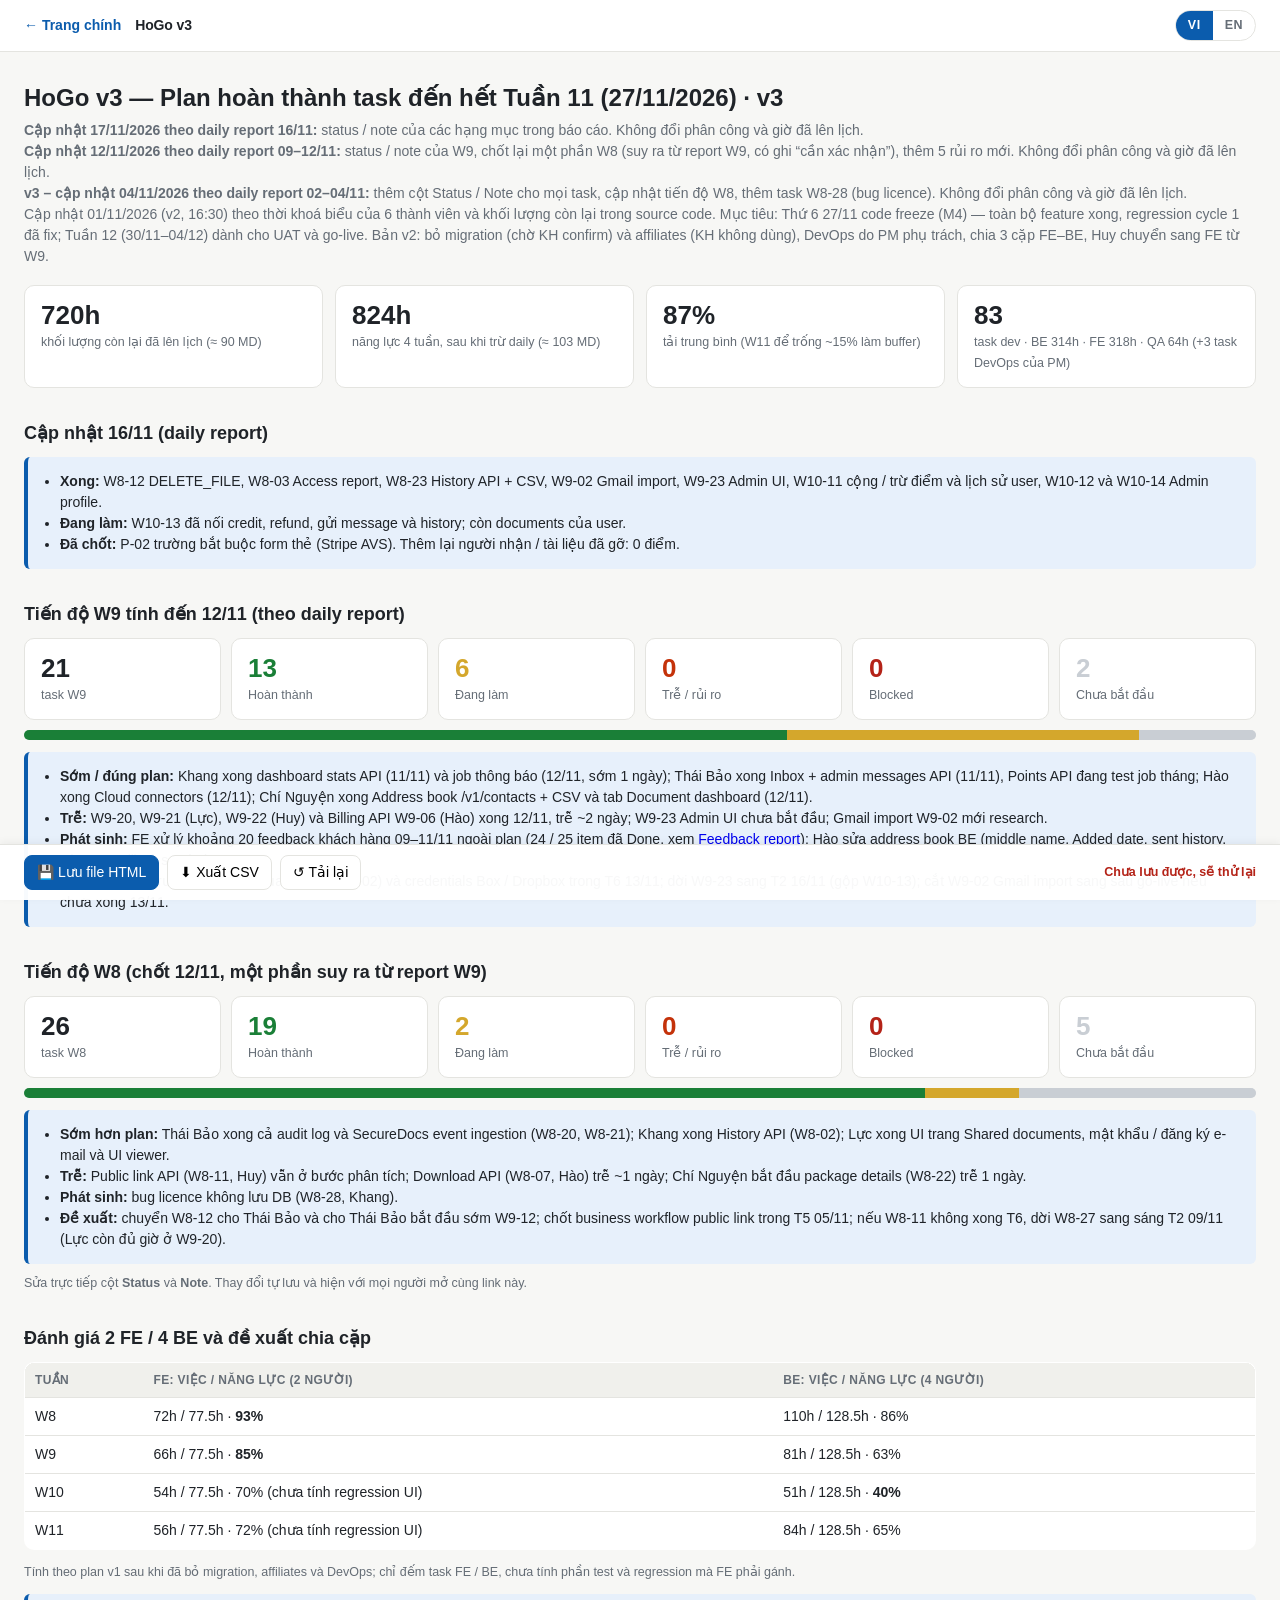
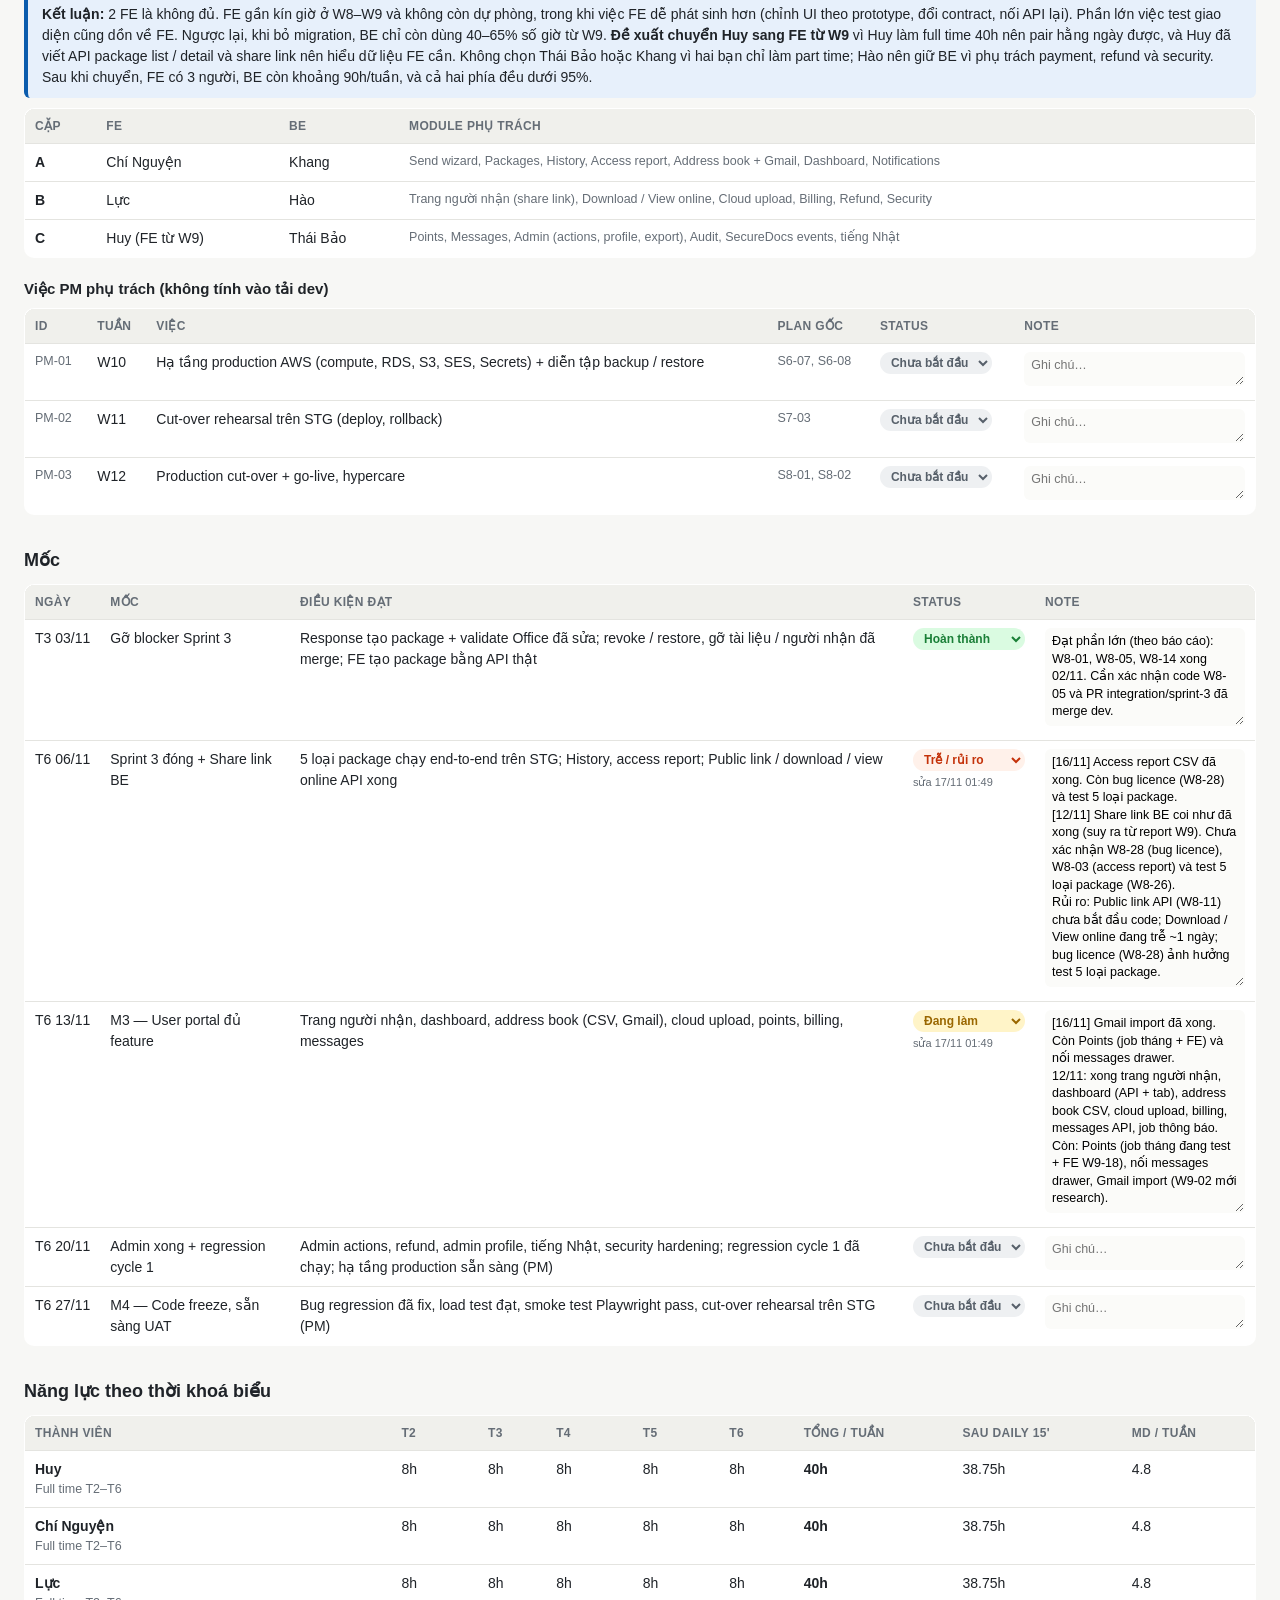
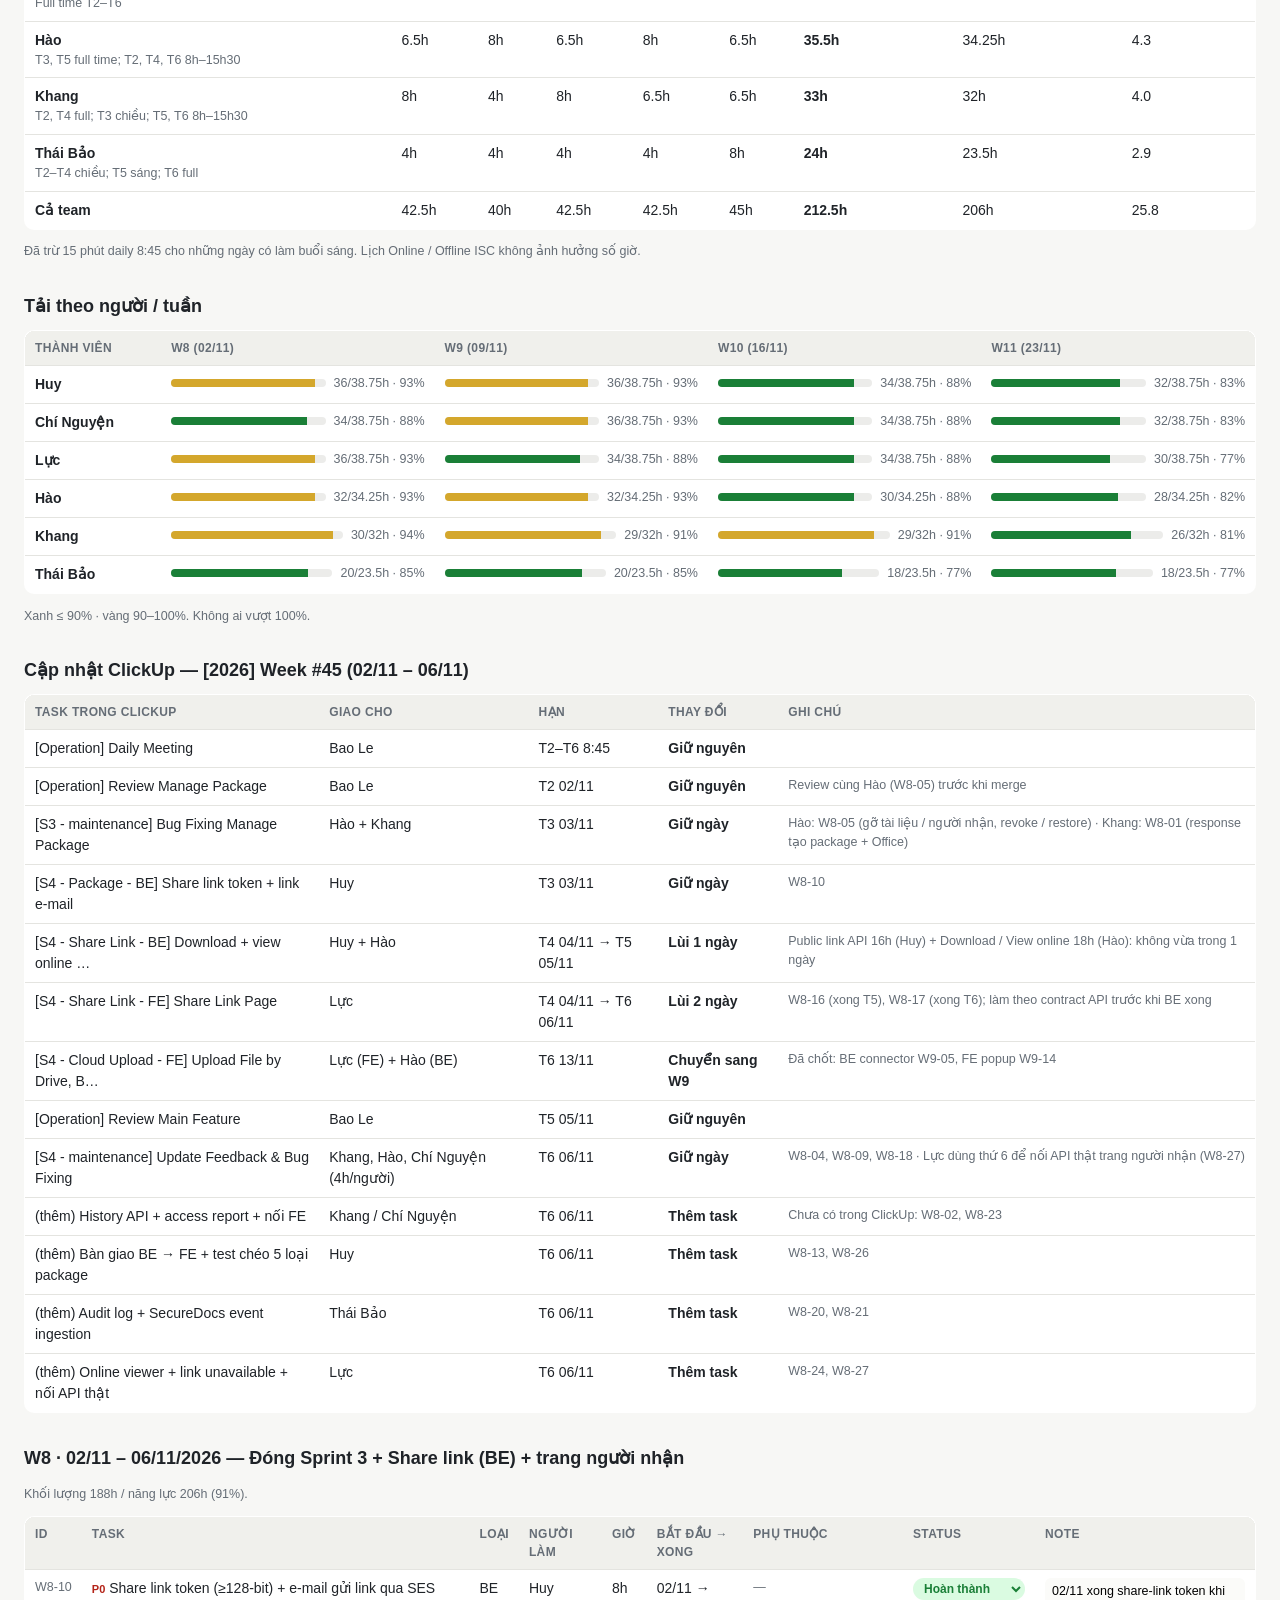
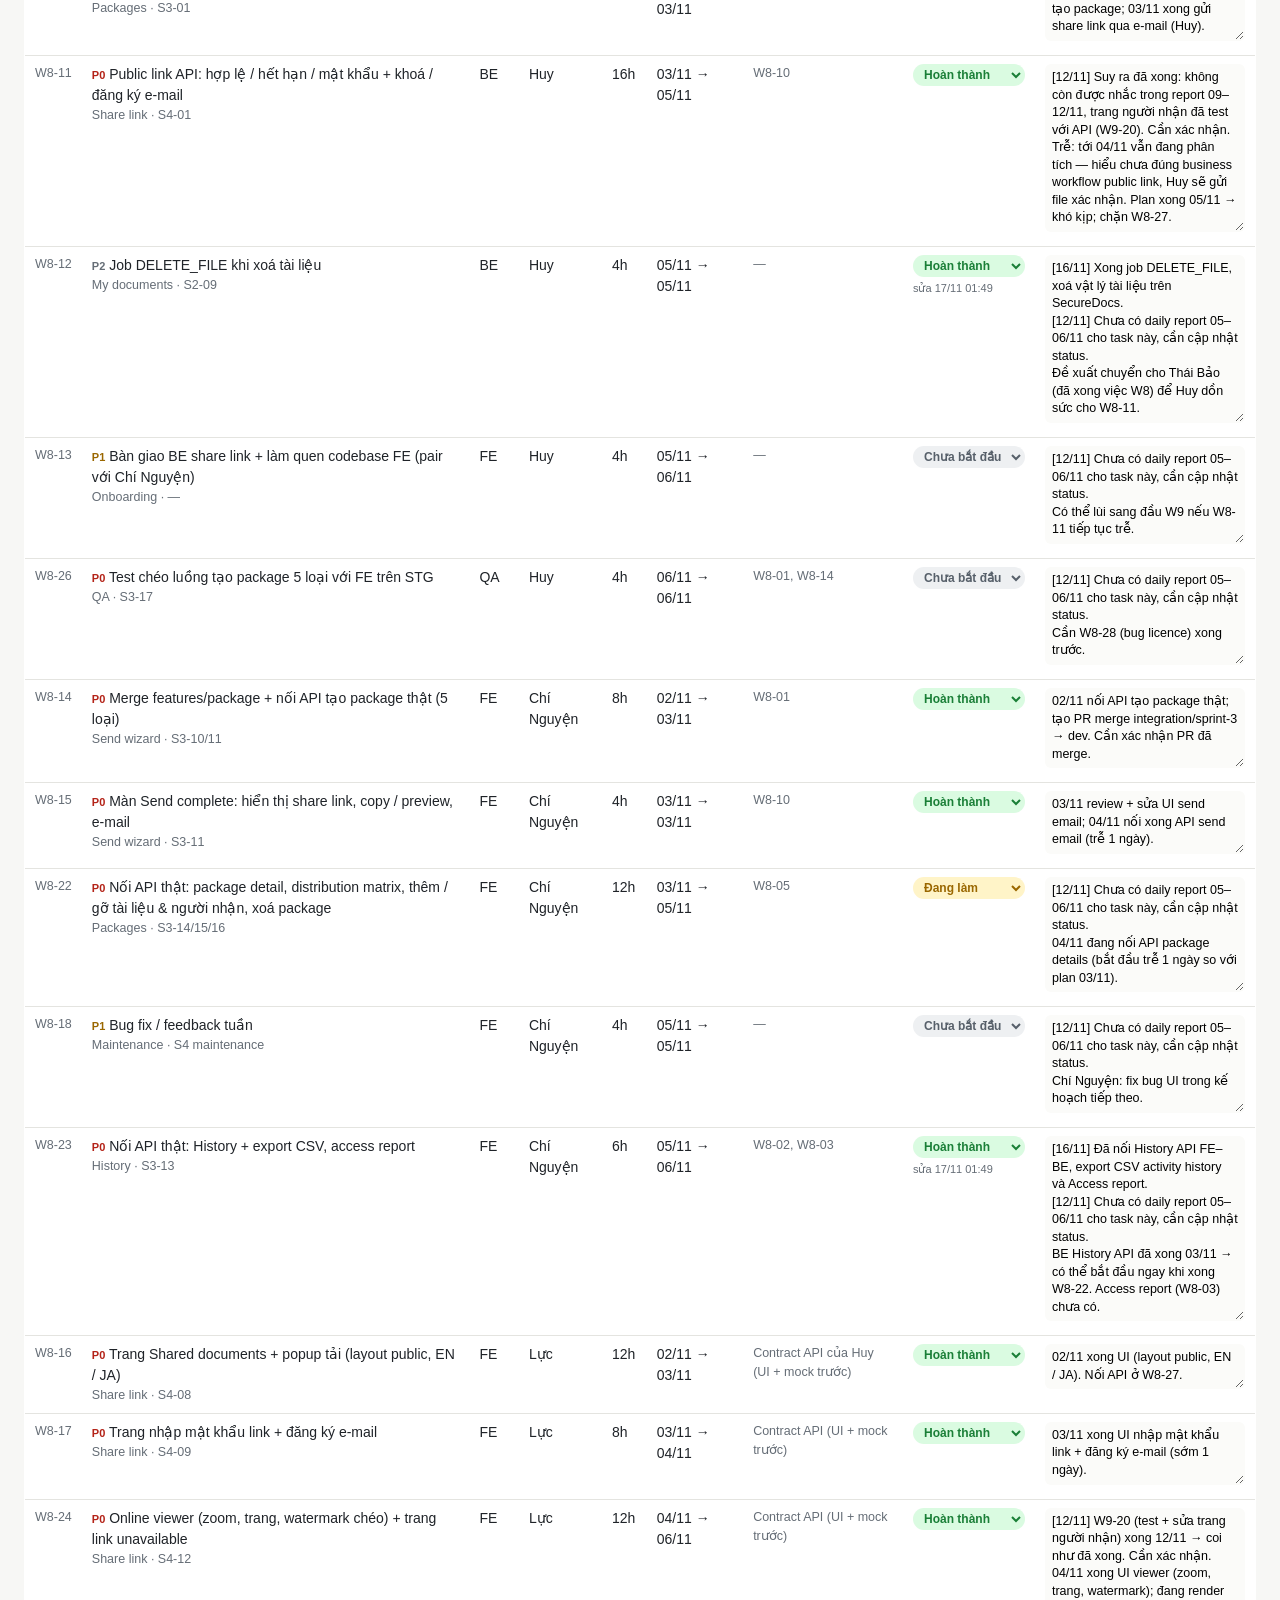
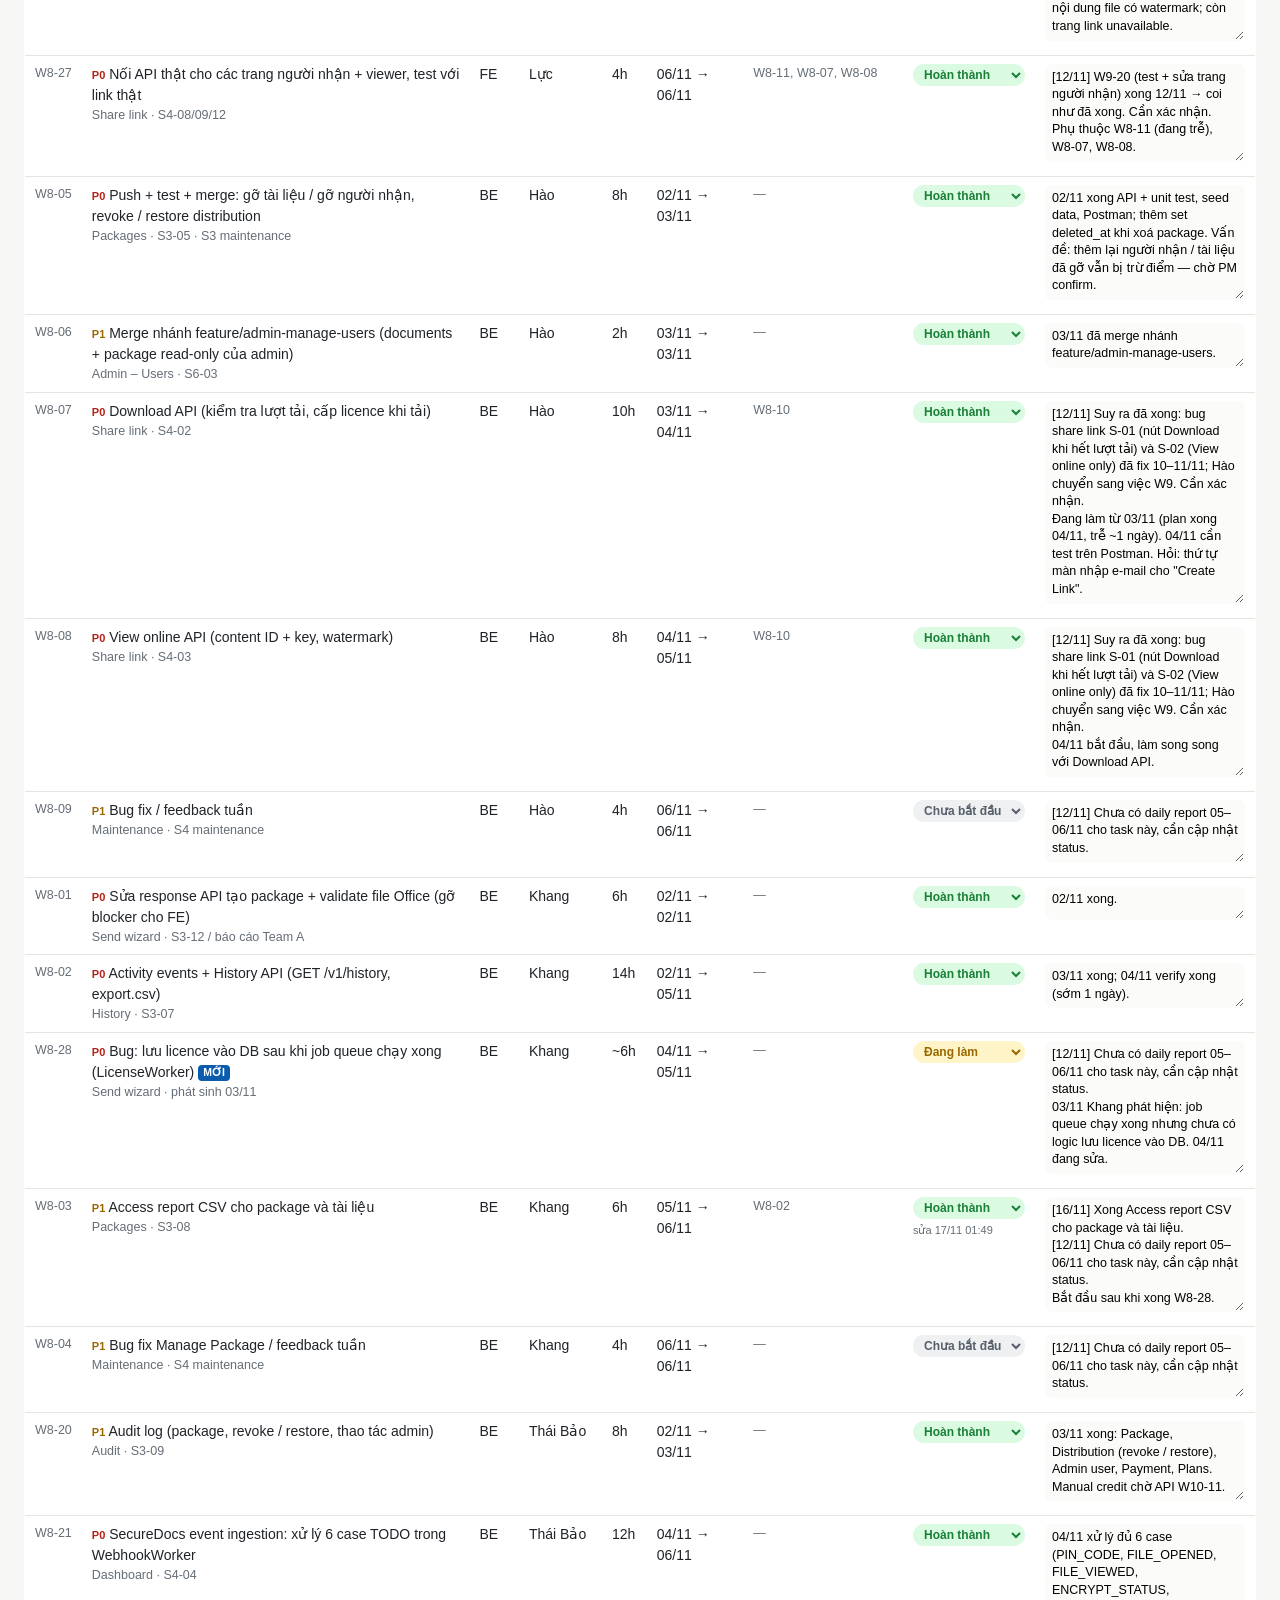
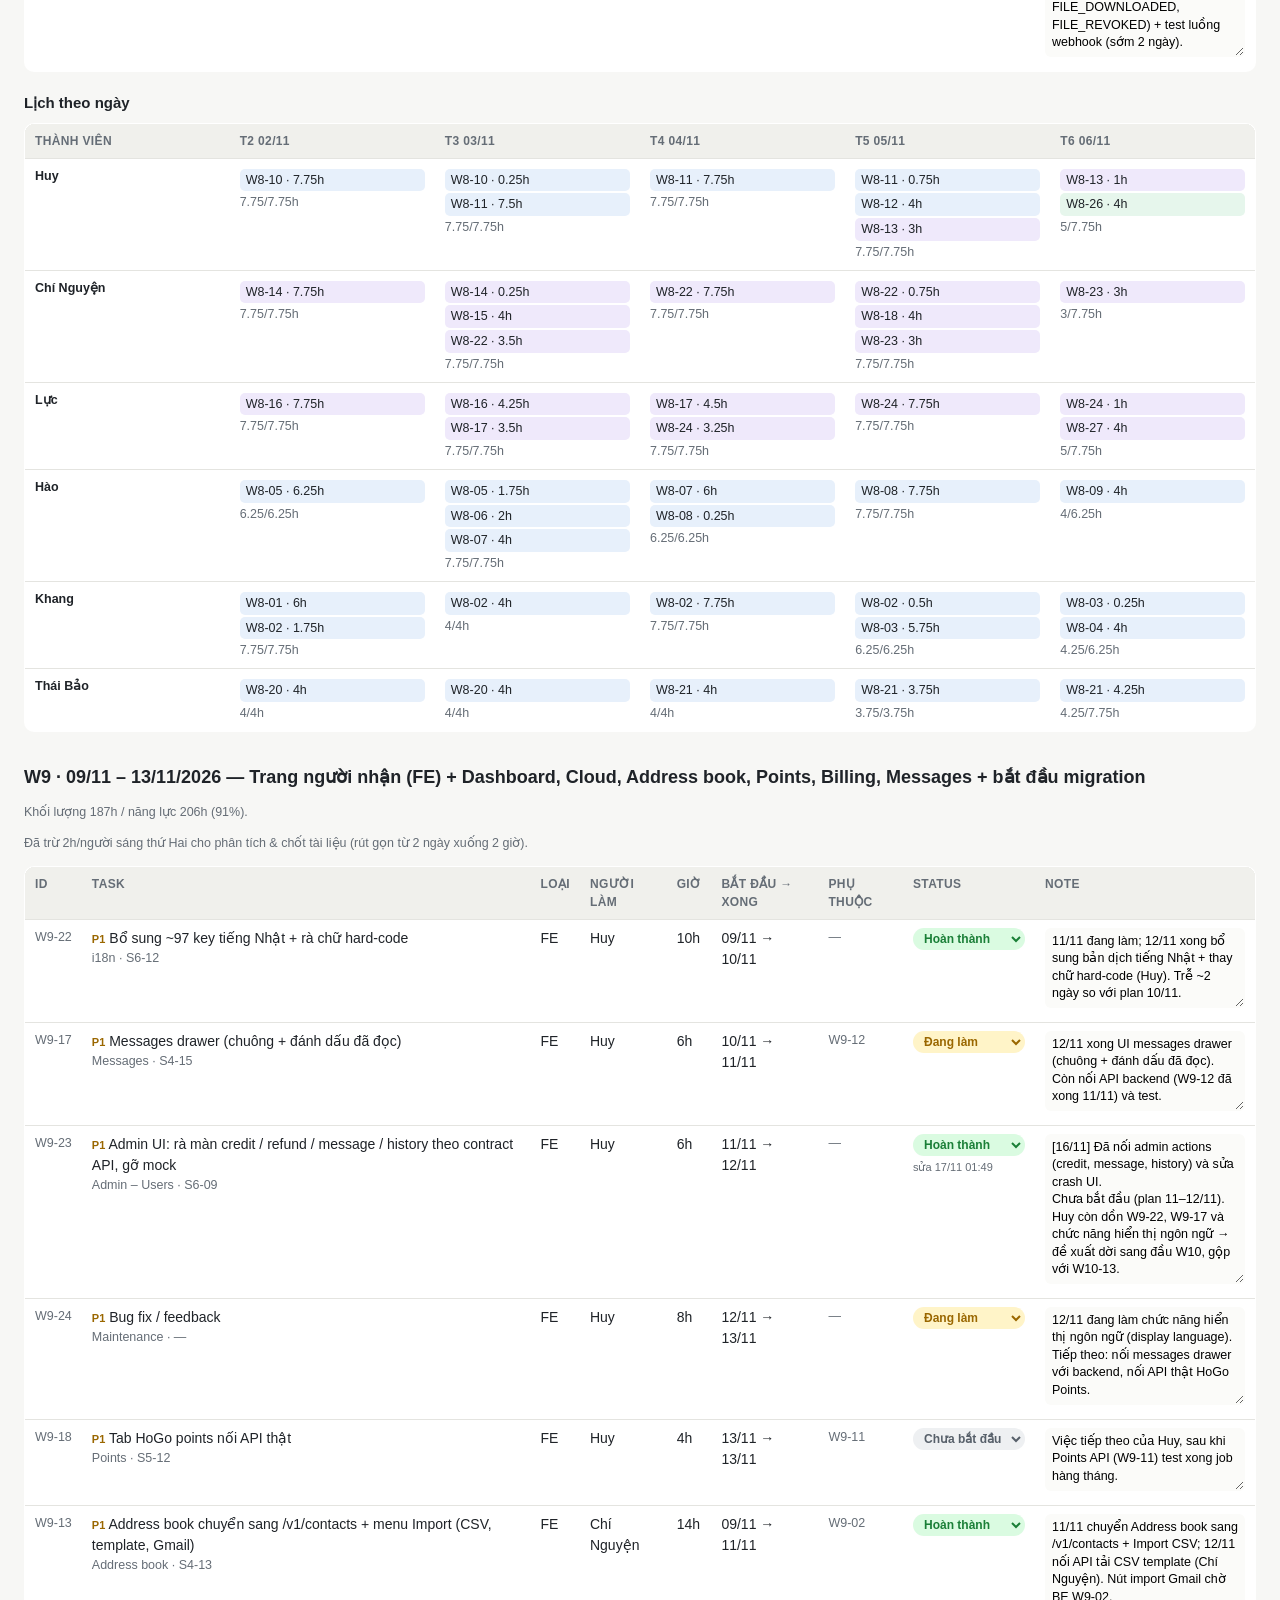
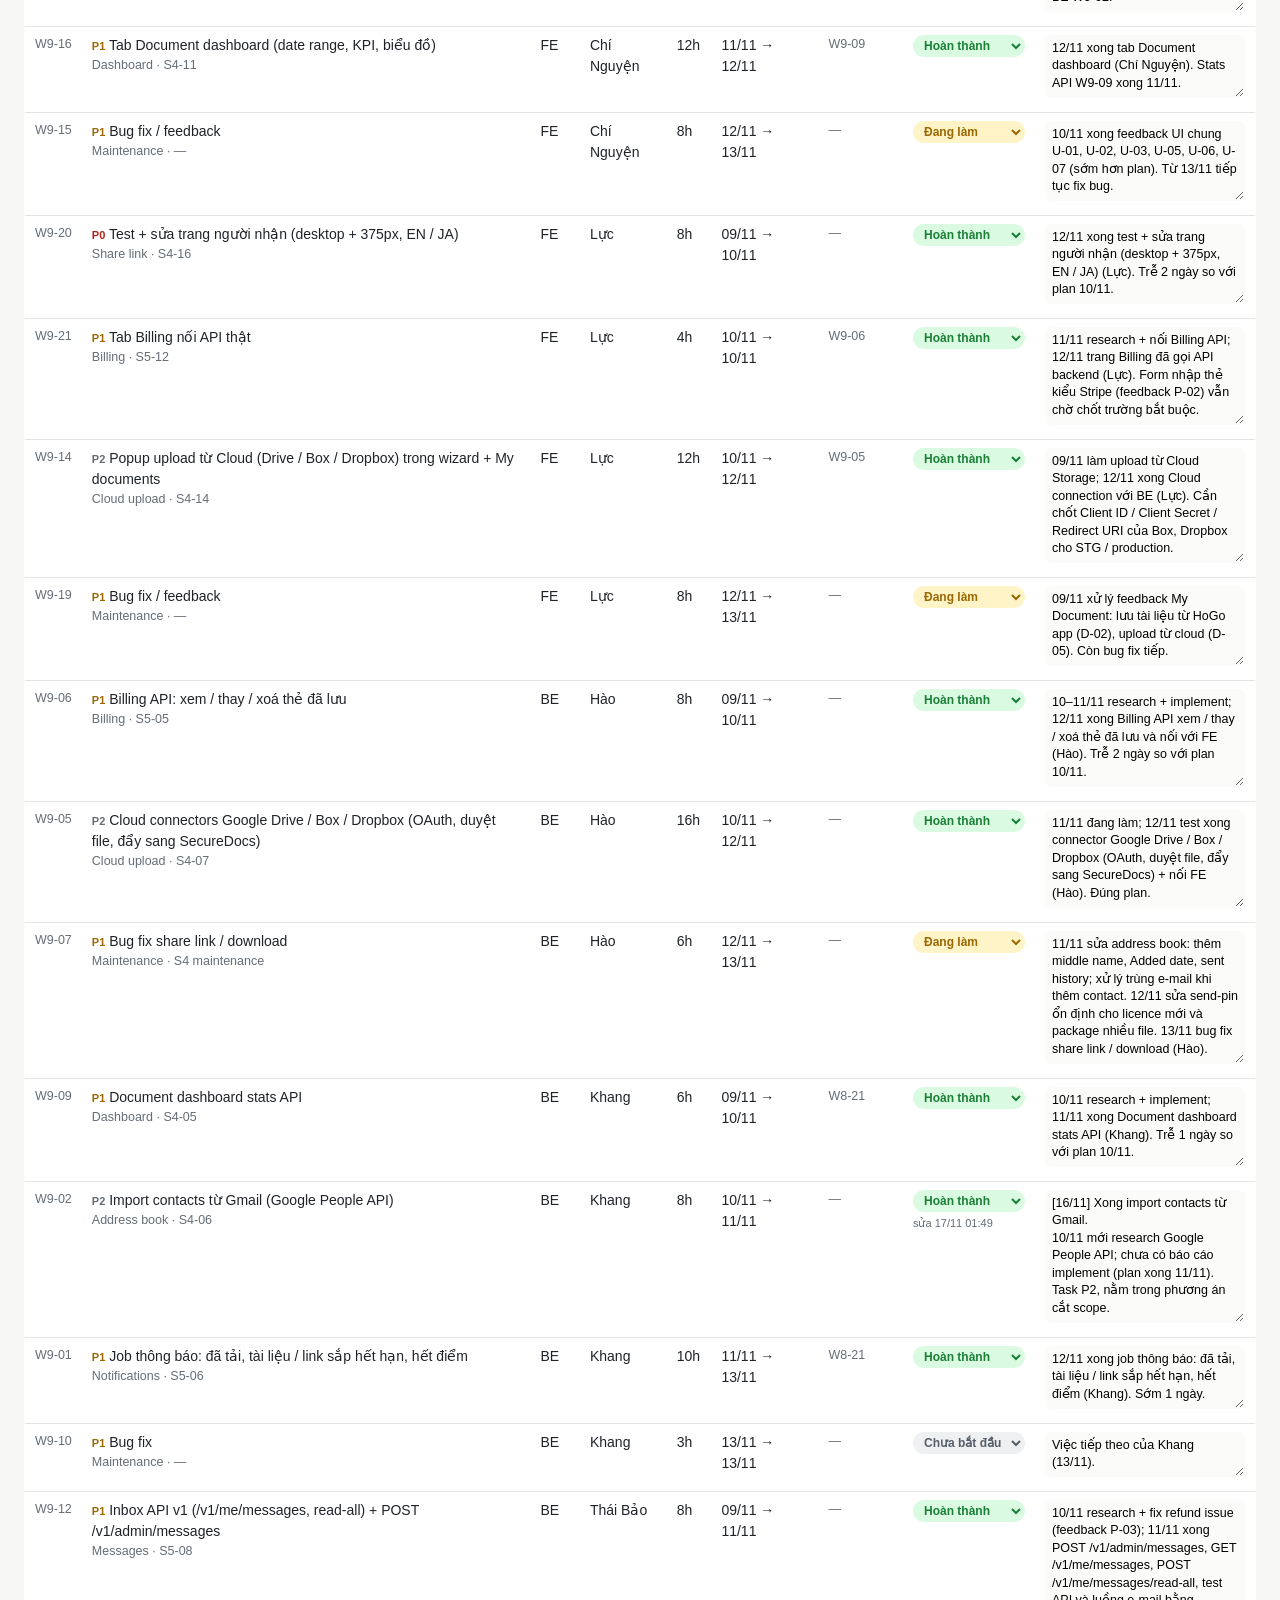
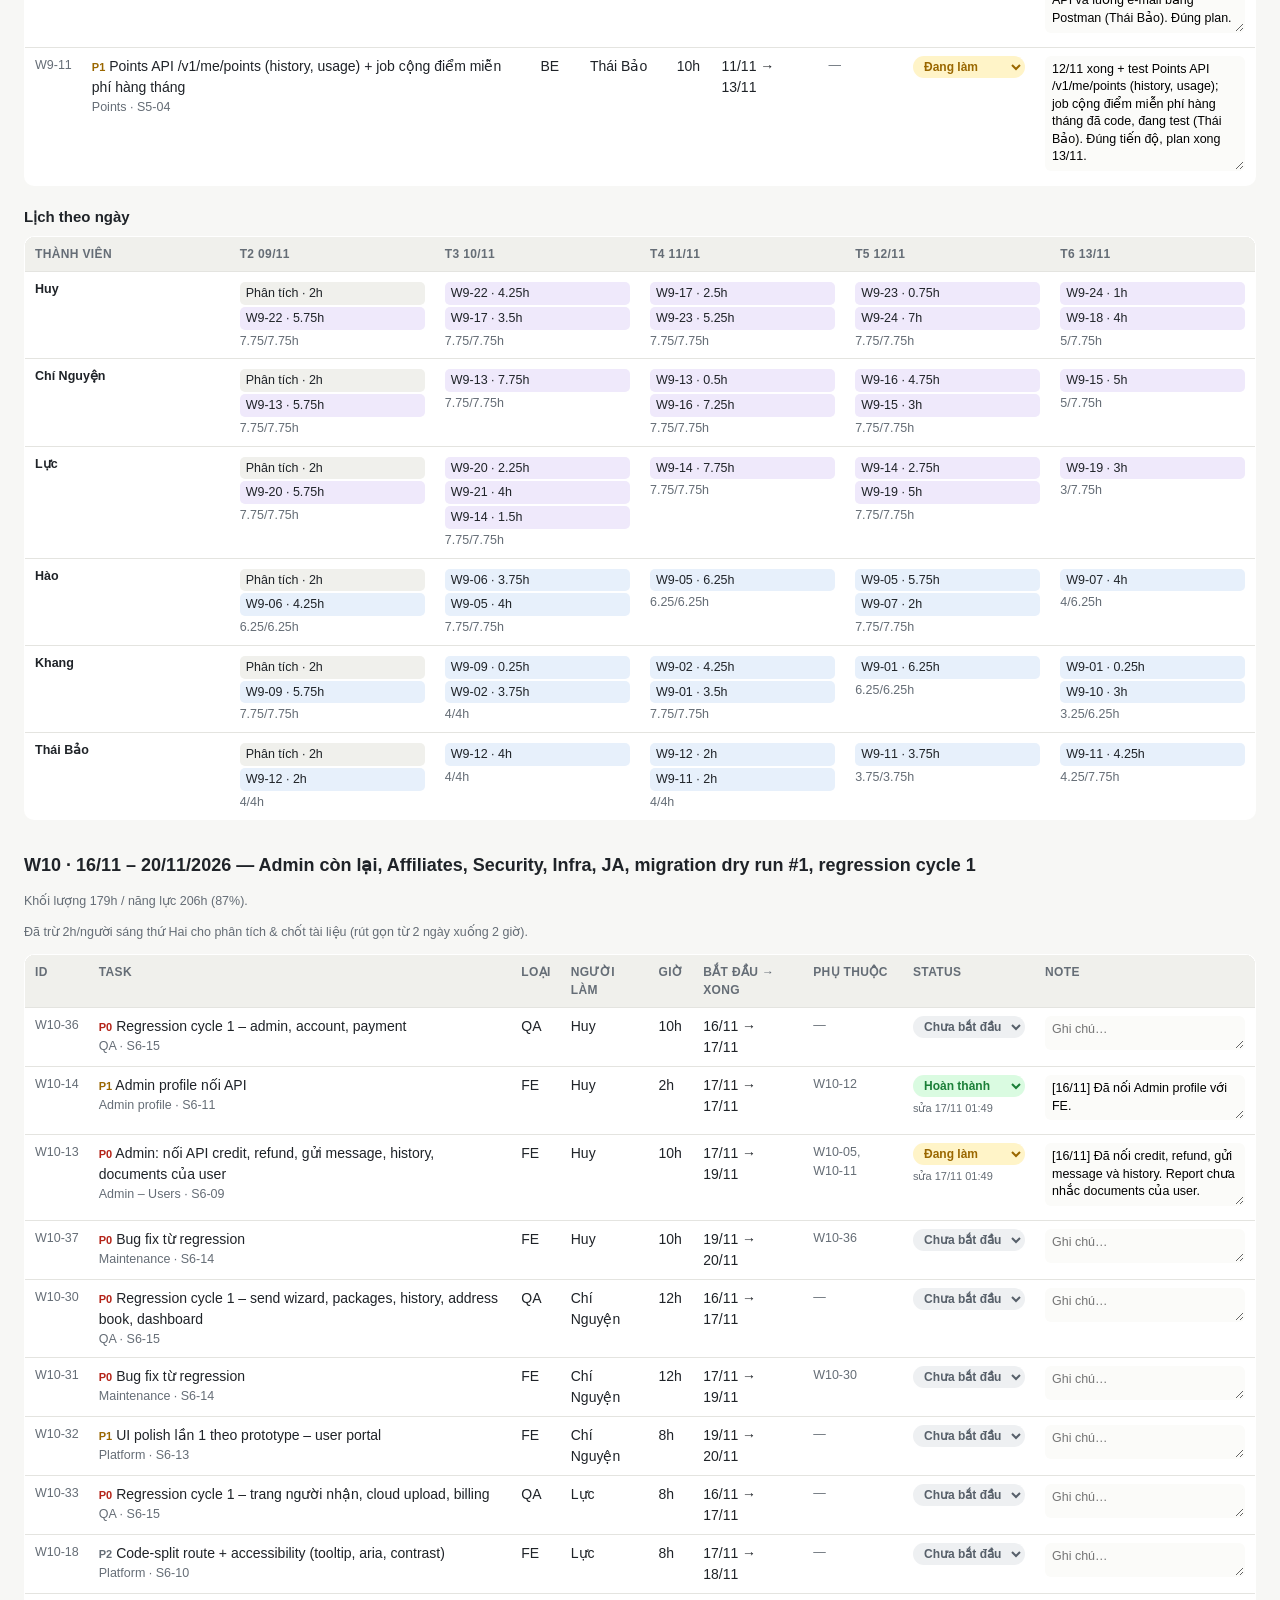
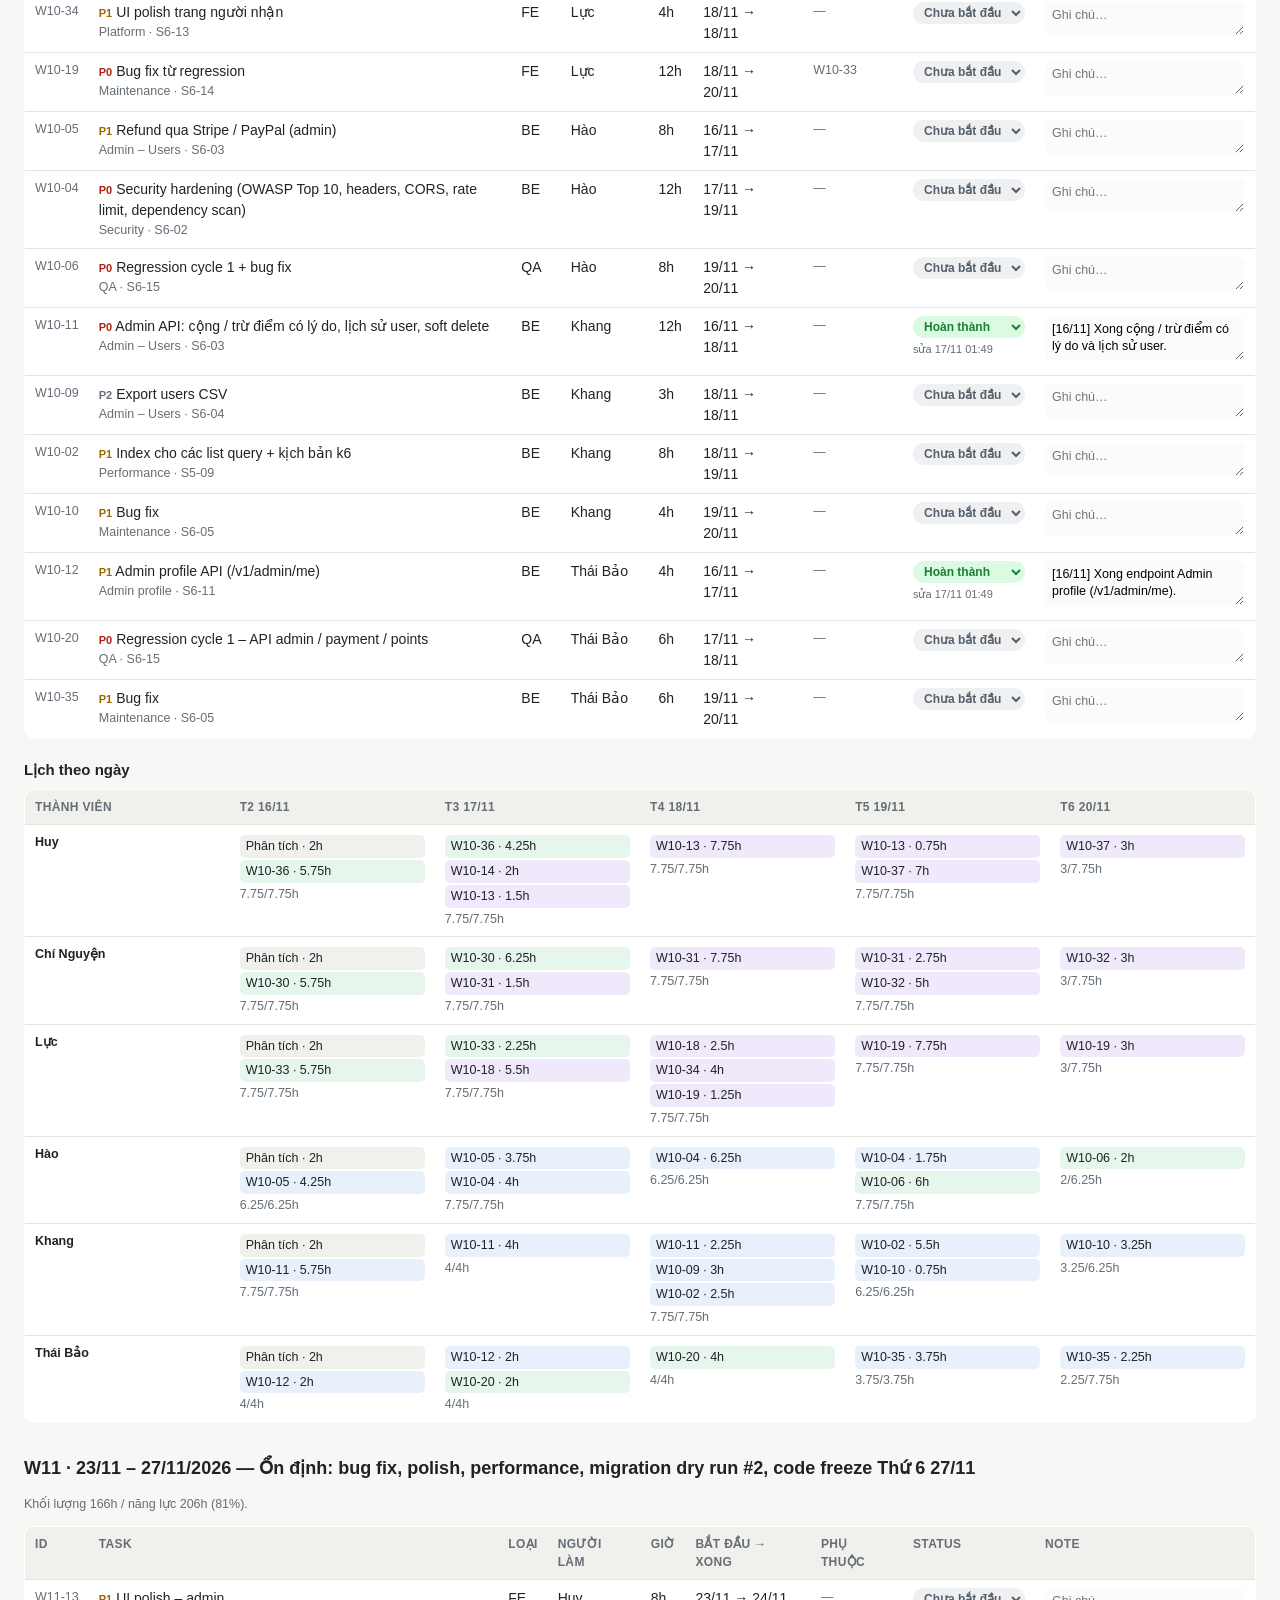
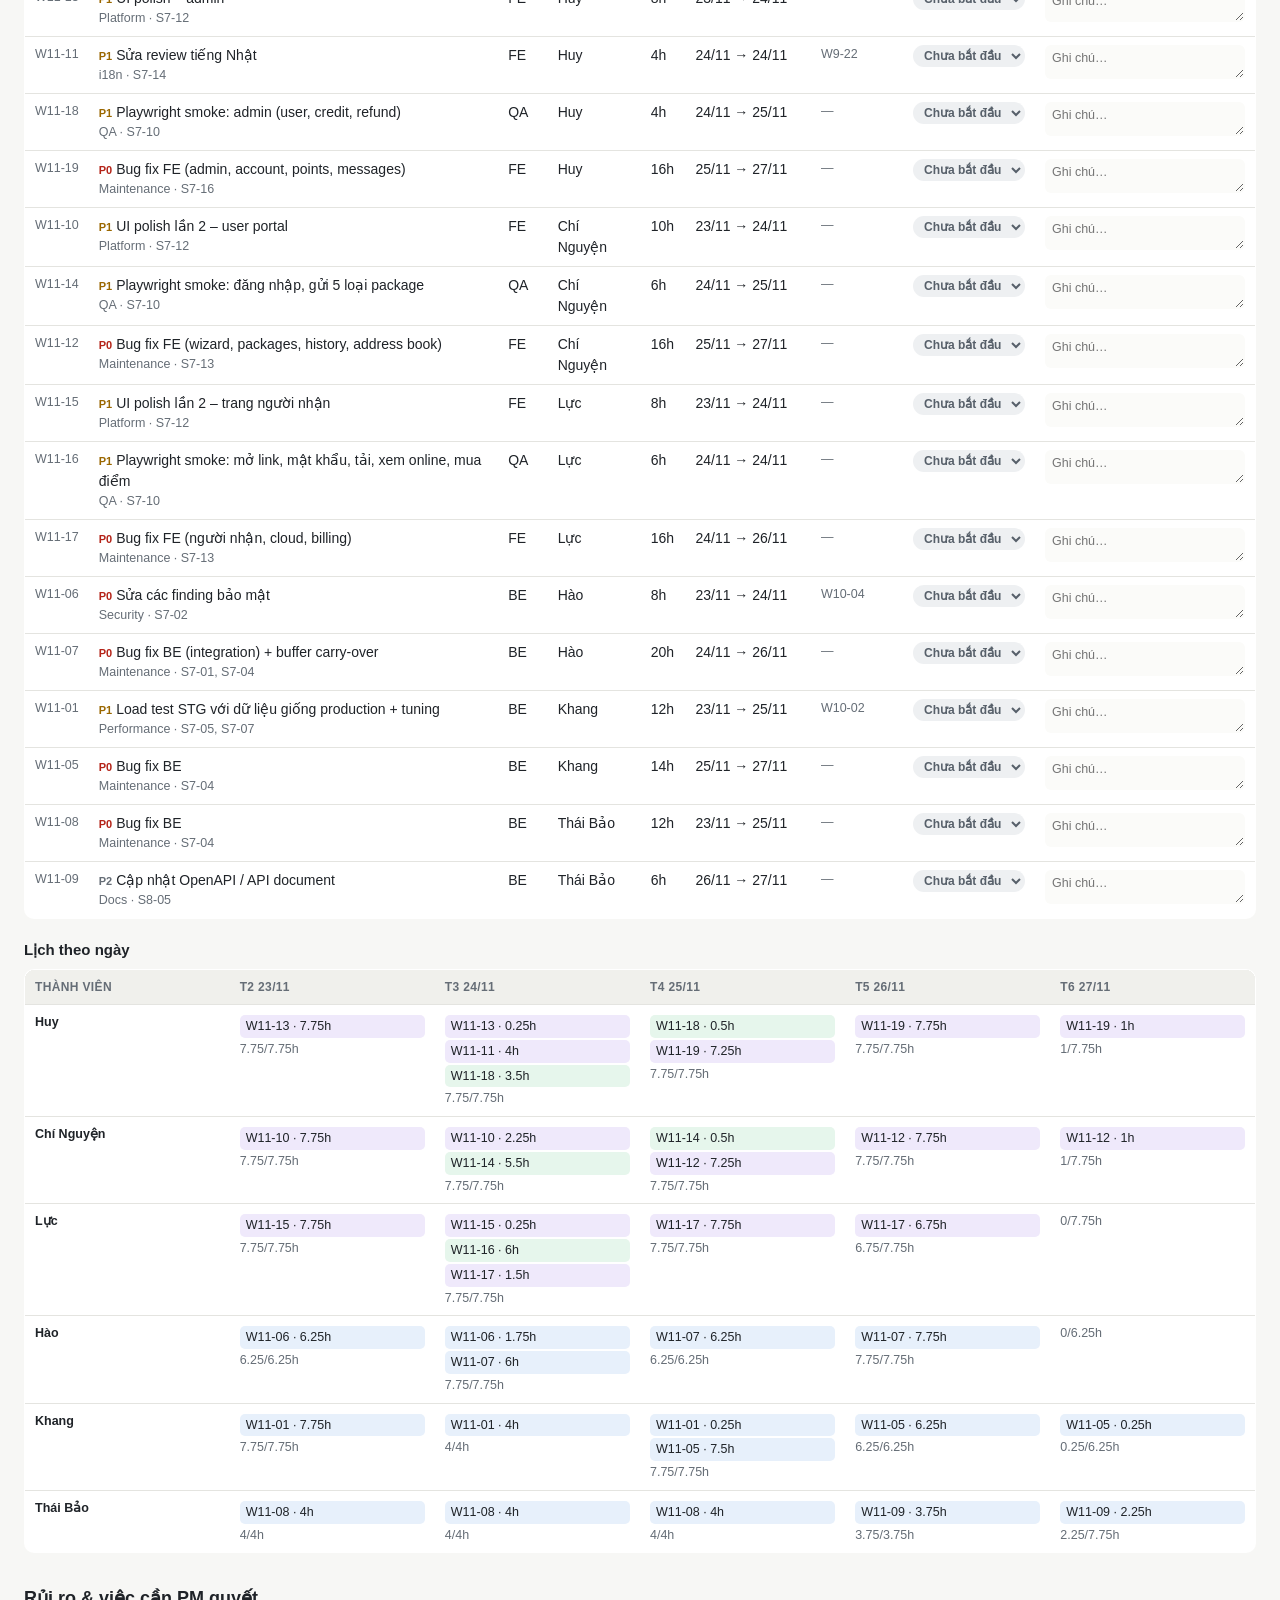
<file: HoGo3_Plan_W8-W11_2026.html>
<!DOCTYPE html>
<html lang="vi"><head><meta charset="utf-8"/><meta content="width=device-width,initial-scale=1" name="viewport"/>
<link rel="stylesheet" href="site.css">
<title>HoGo v3 — Plan đến Tuần 11 (v3)</title><style>
:root{--bg:#f7f7f5;--card:#fff;--ink:#1f2328;--mute:#656d76;--line:#e4e4e0;
--done:#1a7f37;--done-bg:#dafbe1;--prog:#9a6700;--prog-bg:#fff4c8;--none:#b42318;--none-bg:#ffe4e1;--na:#8c959f;
--acc:#0b5cad;--acc-bg:#e7f0fb}
*{box-sizing:border-box}body{margin:0;background:var(--bg);color:var(--ink);font:14px/1.5 -apple-system,BlinkMacSystemFont,"Segoe UI",Roboto,"Helvetica Neue",Arial,sans-serif}
.wrap{max-width:1280px;margin:0 auto;padding:28px 24px 60px}
h1{font-size:24px;margin:0 0 4px}h2{font-size:18px;margin:32px 0 10px}h3{font-size:15px;margin:20px 0 8px}
.sub{color:var(--mute);margin:0 0 18px}
.kpis{display:grid;grid-template-columns:repeat(auto-fit,minmax(170px,1fr));gap:12px;margin:16px 0}
.kpi{background:var(--card);border:1px solid var(--line);border-radius:10px;padding:14px 16px}
.kpi b{display:block;font-size:26px;line-height:1.2}.kpi span{color:var(--mute);font-size:12.5px}
.card{background:var(--card);border:1px solid var(--line);border-radius:10px;padding:16px 18px;margin:12px 0}
table{width:100%;border-collapse:collapse;background:var(--card);border:1px solid var(--line);border-radius:10px;overflow:hidden}
th,td{padding:8px 10px;border-bottom:1px solid var(--line);text-align:left;vertical-align:top}
th{background:#f0f0ec;font-size:12px;text-transform:uppercase;letter-spacing:.03em;color:var(--mute);position:sticky;top:0}
tr:last-child td{border-bottom:none}
.pill{display:inline-block;padding:1px 8px;border-radius:999px;font-size:12px;font-weight:600;white-space:nowrap}
.O{background:#eef0f2;color:#57606a}.D{background:var(--done-bg);color:var(--done)}.P{background:var(--prog-bg);color:var(--prog)}.N{background:var(--none-bg);color:var(--none)}.X{color:var(--na)}
.small{font-size:12.5px;color:var(--mute)}
.chips{display:flex;gap:8px;flex-wrap:wrap;margin:10px 0}
.chip{border:1px solid var(--line);background:#fff;border-radius:999px;padding:5px 12px;cursor:pointer;font:inherit}
.chip.on{background:var(--acc);color:#fff;border-color:var(--acc)}
input.search{padding:7px 10px;border:1px solid var(--line);border-radius:8px;min-width:260px;font:inherit}
.bar{height:8px;background:#ececea;border-radius:6px;overflow:hidden;display:flex}
.bar i{display:block;height:100%}
.note{border-left:4px solid var(--acc);background:var(--acc-bg);padding:10px 14px;border-radius:6px;margin:10px 0}
.warn{border-left-color:#c4320a;background:#fff1ea}
code{background:#f0f0ec;padding:1px 5px;border-radius:4px;font-size:12.5px}
.grid td{font-size:12.5px;min-width:120px}.grid td.cap{white-space:nowrap}
.tk{display:block;margin:2px 0;padding:2px 6px;border-radius:5px;background:#eef3f8}
.tk.BE{background:#e7f0fb}.tk.FE{background:#efe9fb}.tk.QA{background:#e6f6ec}.tk.DevOps{background:#fdf0e3}.tk.Analysis{background:#f0f0ec}
.prio{font-size:11px;font-weight:700}.P0{color:#b42318}.P1{color:#9a6700}.P2{color:#656d76}
.load{display:flex;align-items:center;gap:8px}.load .bar{flex:1;min-width:80px}
footer{margin-top:40px;color:var(--mute);font-size:12px}
@media print{.chips,input.search{display:none}th{position:static}}

.toolbar{position:fixed;bottom:0;left:0;right:0;z-index:20;display:flex;gap:8px;flex-wrap:wrap;align-items:center;background:rgba(255,255,255,.97);padding:10px 24px;border-top:1px solid var(--line);box-shadow:0 -2px 8px rgba(0,0,0,.05)}
body{padding-bottom:64px}
.toolbar button{border:1px solid var(--line);background:#fff;border-radius:8px;padding:6px 12px;font:inherit;cursor:pointer}
.toolbar button.pri{background:var(--acc);color:#fff;border-color:var(--acc)}
.toolbar button:hover{filter:brightness(.97)}
.toolbar .stamp{color:var(--mute);font-size:12.5px;margin-left:auto}
.toolbar .dirty{color:#b42318;font-weight:600}
.toolbar .ok{color:#137333;font-weight:600}
select.st{font:inherit;font-size:12px;font-weight:600;border-radius:999px;padding:2px 6px;border:1px solid transparent;cursor:pointer;max-width:150px}
select.st.N{background:#eef0f2;color:#57606a}
select.st.P{background:var(--prog-bg);color:var(--prog)}
select.st.D{background:var(--done-bg);color:var(--done)}
select.st.L{background:#fff1ea;color:#c4320a}
select.st.B{background:var(--none-bg);color:var(--none)}
select.st.O{background:#f6f8fa;color:#8c959f;text-decoration:line-through}
textarea.nt{width:100%;min-width:200px;min-height:34px;font:inherit;font-size:12.5px;line-height:1.4;border:1px solid transparent;border-radius:6px;padding:4px 6px;background:#fbfbf9;resize:vertical;overflow:hidden}
textarea.nt:hover{border-color:var(--line)}
textarea.nt:focus{outline:none;border-color:var(--acc);background:#fff}
td.stc{white-space:nowrap}
tr[data-id]>td:first-child{white-space:nowrap}
td.stc .upd{display:block;font-size:11px;color:var(--mute);margin-top:3px}
tr.chg td.stc{box-shadow:inset 3px 0 0 #d4a72c}
.newtag{display:inline-block;font-size:10.5px;font-weight:700;color:#fff;background:#0b5cad;border-radius:4px;padding:0 5px;margin-left:4px;vertical-align:1px}
@media print{.toolbar{display:none}textarea.nt{border:none;background:none;resize:none}select.st{appearance:none;-webkit-appearance:none}}

.wrap{max-width:1440px}
.prog{display:grid;grid-template-columns:repeat(auto-fit,minmax(130px,1fr));gap:10px;margin:10px 0}
</style></head><body data-file="HoGo3_Plan_W8-W11_2026" data-store="hogo3-plan-w8-w11"><div class="wrap">
<h1>HoGo v3 — Plan hoàn thành task đến hết Tuần 11 (27/11/2026) · v3</h1>
<p class="sub"><b>Cập nhật 17/11/2026 theo daily report 16/11:</b> status / note của các hạng mục trong báo cáo. Không đổi phân công và giờ đã lên lịch.<br/><b>Cập nhật 12/11/2026 theo daily report 09–12/11:</b> status / note của W9, chốt lại một phần W8 (suy ra từ report W9, có ghi “cần xác nhận”), thêm 5 rủi ro mới. Không đổi phân công và giờ đã lên lịch.<br/><b>v3 – cập nhật 04/11/2026 theo daily report 02–04/11:</b> thêm cột Status / Note cho mọi task, cập nhật tiến độ W8, thêm task W8-28 (bug licence). Không đổi phân công và giờ đã lên lịch. <br/>Cập nhật 01/11/2026 (v2, 16:30) theo thời khoá biểu của 6 thành viên và khối lượng còn lại trong source code. Mục tiêu: Thứ 6 27/11 code freeze (M4) — toàn bộ feature xong, regression cycle 1 đã fix; Tuần 12 (30/11–04/12) dành cho UAT và go-live. Bản v2: bỏ migration (chờ KH confirm) và affiliates (KH không dùng), DevOps do PM phụ trách, chia 3 cặp FE–BE, Huy chuyển sang FE từ W9.</p>
<div class="kpis">
<div class="kpi"><b>720h</b><span>khối lượng còn lại đã lên lịch (≈ 90 MD)</span></div>
<div class="kpi"><b>824h</b><span>năng lực 4 tuần, sau khi trừ daily (≈ 103 MD)</span></div>
<div class="kpi"><b>87%</b><span>tải trung bình (W11 để trống ~15% làm buffer)</span></div>
<div class="kpi"><b>83</b><span>task dev · BE 314h · FE 318h · QA 64h (+3 task DevOps của PM)</span></div>
</div><h2>Cập nhật 16/11 (daily report)</h2>
<div class="note"><ul style="margin:4px 0;padding-left:18px">
<li><b>Xong:</b> W8-12 DELETE_FILE, W8-03 Access report, W8-23 History API + CSV, W9-02 Gmail import, W9-23 Admin UI, W10-11 cộng / trừ điểm và lịch sử user, W10-12 và W10-14 Admin profile.</li>
<li><b>Đang làm:</b> W10-13 đã nối credit, refund, gửi message và history; còn documents của user.</li>
<li><b>Đã chốt:</b> P-02 trường bắt buộc form thẻ (Stripe AVS). Thêm lại người nhận / tài liệu đã gỡ: 0 điểm.</li>
</ul></div>
<h2>Tiến độ W9 tính đến 12/11 (theo daily report)</h2>
<div class="prog" id="w9prog"></div>
<div class="bar" id="w9bar" style="height:10px"></div>
<div class="note" style="margin-top:12px"><ul style="margin:4px 0;padding-left:18px">
<li><b>Sớm / đúng plan:</b> Khang xong dashboard stats API (11/11) và job thông báo (12/11, sớm 1 ngày); Thái Bảo xong Inbox + admin messages API (11/11), Points API đang test job tháng; Hào xong Cloud connectors (12/11); Chí Nguyện xong Address book /v1/contacts + CSV và tab Document dashboard (12/11).</li>
<li><b>Trễ:</b> W9-20, W9-21 (Lực), W9-22 (Huy) và Billing API W9-06 (Hào) xong 12/11, trễ ~2 ngày; W9-23 Admin UI chưa bắt đầu; Gmail import W9-02 mới research.</li>
<li><b>Phát sinh:</b> FE xử lý khoảng 20 feedback khách hàng 09–11/11 ngoài plan (24 / 25 item đã Done, xem <a href="HoGo_Customer_Feedback_Report.html">Feedback report</a>); Hào sửa address book BE (middle name, Added date, sent history, trùng e-mail) và send-pin.</li>
<li><b>Đề xuất:</b> chốt trường bắt buộc của form thẻ (P-02) và credentials Box / Dropbox trong T6 13/11; dời W9-23 sang T2 16/11 (gộp W10-13); cắt W9-02 Gmail import sang sau go-live nếu chưa xong 13/11.</li>
</ul></div>
<h2>Tiến độ W8 (chốt 12/11, một phần suy ra từ report W9)</h2>
<div class="prog" id="w8prog"></div>
<div class="bar" id="w8bar" style="height:10px"></div>
<div class="note" style="margin-top:12px"><ul style="margin:4px 0;padding-left:18px">
<li><b>Sớm hơn plan:</b> Thái Bảo xong cả audit log và SecureDocs event ingestion (W8-20, W8-21); Khang xong History API (W8-02); Lực xong UI trang Shared documents, mật khẩu / đăng ký e-mail và UI viewer.</li>
<li><b>Trễ:</b> Public link API (W8-11, Huy) vẫn ở bước phân tích; Download API (W8-07, Hào) trễ ~1 ngày; Chí Nguyện bắt đầu package details (W8-22) trễ 1 ngày.</li>
<li><b>Phát sinh:</b> bug licence không lưu DB (W8-28, Khang).</li>
<li><b>Đề xuất:</b> chuyển W8-12 cho Thái Bảo và cho Thái Bảo bắt đầu sớm W9-12; chốt business workflow public link trong T5 05/11; nếu W8-11 không xong T6, dời W8-27 sang sáng T2 09/11 (Lực còn đủ giờ ở W9-20).</li>
</ul></div>
<div class="toolbar">
<button class="pri" id="btn-save" title="Tải về bản HTML đã gồm status và note hiện tại">💾 Lưu file HTML</button>
<button id="btn-csv" title="Xuất các bảng có cột Status / Note ra CSV (mở bằng Excel)">⬇ Xuất CSV</button>
<button id="btn-reset" title="Tải lại bản đang chia sẻ">↺ Tải lại</button>
<span class="stamp" id="stamp"></span>
</div>
<p class="small" style="margin:0 0 14px">Sửa trực tiếp cột <b>Status</b> và <b>Note</b>. Thay đổi tự lưu và hiện với mọi người mở cùng link này.</p>

<h2>Đánh giá 2 FE / 4 BE và đề xuất chia cặp</h2>
<table><thead><tr><th>Tuần</th><th>FE: việc / năng lực (2 người)</th><th>BE: việc / năng lực (4 người)</th></tr></thead><tbody>
<tr><td>W8</td><td>72h / 77.5h · <b>93%</b></td><td>110h / 128.5h · 86%</td></tr>
<tr><td>W9</td><td>66h / 77.5h · <b>85%</b></td><td>81h / 128.5h · 63%</td></tr>
<tr><td>W10</td><td>54h / 77.5h · 70% (chưa tính regression UI)</td><td>51h / 128.5h · <b>40%</b></td></tr>
<tr><td>W11</td><td>56h / 77.5h · 72% (chưa tính regression UI)</td><td>84h / 128.5h · 65%</td></tr>
</tbody></table>
<p class="small">Tính theo plan v1 sau khi đã bỏ migration, affiliates và DevOps; chỉ đếm task FE / BE, chưa tính phần test và regression mà FE phải gánh.</p>
<div class="note"><b>Kết luận:</b> 2 FE là không đủ. FE gần kín giờ ở W8–W9 và không còn dự phòng, trong khi việc FE dễ phát sinh hơn (chỉnh UI theo prototype, đổi contract, nối API lại). Phần lớn việc test giao diện cũng dồn về FE. Ngược lại, khi bỏ migration, BE chỉ còn dùng 40–65% số giờ từ W9. <b>Đề xuất chuyển Huy sang FE từ W9</b> vì Huy làm full time 40h nên pair hằng ngày được, và Huy đã viết API package list / detail và share link nên hiểu dữ liệu FE cần. Không chọn Thái Bảo hoặc Khang vì hai bạn chỉ làm part time; Hào nên giữ BE vì phụ trách payment, refund và security. Sau khi chuyển, FE có 3 người, BE còn khoảng 90h/tuần, và cả hai phía đều dưới 95%.</div>
<table><thead><tr><th>Cặp</th><th>FE</th><th>BE</th><th>Module phụ trách</th></tr></thead><tbody>
<tr><td><b>A</b></td><td>Chí Nguyện</td><td>Khang</td><td class="small">Send wizard, Packages, History, Access report, Address book + Gmail, Dashboard, Notifications</td></tr><tr><td><b>B</b></td><td>Lực</td><td>Hào</td><td class="small">Trang người nhận (share link), Download / View online, Cloud upload, Billing, Refund, Security</td></tr><tr><td><b>C</b></td><td>Huy (FE từ W9)</td><td>Thái Bảo</td><td class="small">Points, Messages, Admin (actions, profile, export), Audit, SecureDocs events, tiếng Nhật</td></tr></tbody></table>
<h3>Việc PM phụ trách (không tính vào tải dev)</h3>
<table data-cap="Việc PM phụ trách (không tính vào tải dev)"><thead><tr><th>ID</th><th>Tuần</th><th>Việc</th><th>Plan gốc</th><th>Status</th><th>Note</th></tr></thead><tbody><tr data-id="PM-01"><td class="small">PM-01</td><td>W10</td><td>Hạ tầng production AWS (compute, RDS, S3, SES, Secrets) + diễn tập backup / restore</td><td class="small">S6-07, S6-08</td><td class="stc"><select class="st N"><option selected="" value="N">Chưa bắt đầu</option><option value="P">Đang làm</option><option value="D">Hoàn thành</option><option value="L">Trễ / rủi ro</option><option value="B">Blocked</option><option value="O">Bỏ / dời</option></select><span class="upd"></span></td><td><textarea class="nt" placeholder="Ghi chú…" rows="1"></textarea></td></tr><tr data-id="PM-02"><td class="small">PM-02</td><td>W11</td><td>Cut-over rehearsal trên STG (deploy, rollback)</td><td class="small">S7-03</td><td class="stc"><select class="st N"><option selected="" value="N">Chưa bắt đầu</option><option value="P">Đang làm</option><option value="D">Hoàn thành</option><option value="L">Trễ / rủi ro</option><option value="B">Blocked</option><option value="O">Bỏ / dời</option></select><span class="upd"></span></td><td><textarea class="nt" placeholder="Ghi chú…" rows="1"></textarea></td></tr><tr data-id="PM-03"><td class="small">PM-03</td><td>W12</td><td>Production cut-over + go-live, hypercare</td><td class="small">S8-01, S8-02</td><td class="stc"><select class="st N"><option selected="" value="N">Chưa bắt đầu</option><option value="P">Đang làm</option><option value="D">Hoàn thành</option><option value="L">Trễ / rủi ro</option><option value="B">Blocked</option><option value="O">Bỏ / dời</option></select><span class="upd"></span></td><td><textarea class="nt" placeholder="Ghi chú…" rows="1"></textarea></td></tr></tbody></table>
<h2>Mốc</h2>
<table data-cap="Mốc"><thead><tr><th>Ngày</th><th>Mốc</th><th>Điều kiện đạt</th><th>Status</th><th>Note</th></tr></thead><tbody>
<tr data-id="MS-03/11"><td>T3 03/11</td><td>Gỡ blocker Sprint 3</td><td>Response tạo package + validate Office đã sửa; revoke / restore, gỡ tài liệu / người nhận đã merge; FE tạo package bằng API thật</td><td class="stc"><select class="st D"><option value="N">Chưa bắt đầu</option><option value="P">Đang làm</option><option selected="" value="D">Hoàn thành</option><option value="L">Trễ / rủi ro</option><option value="B">Blocked</option><option value="O">Bỏ / dời</option></select><span class="upd"></span></td><td><textarea class="nt" placeholder="Ghi chú…" rows="1">Đạt phần lớn (theo báo cáo): W8-01, W8-05, W8-14 xong 02/11. Cần xác nhận code W8-05 và PR integration/sprint-3 đã merge dev.</textarea></td></tr>
<tr data-id="MS-06/11" data-s="L" data-t="1794880170803"><td>T6 06/11</td><td>Sprint 3 đóng + Share link BE</td><td>5 loại package chạy end-to-end trên STG; History, access report; Public link / download / view online API xong</td><td class="stc"><select class="st L"><option value="N">Chưa bắt đầu</option><option value="P">Đang làm</option><option value="D">Hoàn thành</option><option value="L" selected>Trễ / rủi ro</option><option value="B">Blocked</option><option value="O">Bỏ / dời</option></select><span class="upd"></span></td><td><textarea class="nt" placeholder="Ghi chú…" rows="1">[16/11] Access report CSV đã xong. Còn bug licence (W8-28) và test 5 loại package.
[12/11] Share link BE coi như đã xong (suy ra từ report W9). Chưa xác nhận W8-28 (bug licence), W8-03 (access report) và test 5 loại package (W8-26).
Rủi ro: Public link API (W8-11) chưa bắt đầu code; Download / View online đang trễ ~1 ngày; bug licence (W8-28) ảnh hưởng test 5 loại package.</textarea></td></tr>
<tr data-id="MS-13/11" data-s="P" data-t="1794880170803"><td>T6 13/11</td><td>M3 — User portal đủ feature</td><td>Trang người nhận, dashboard, address book (CSV, Gmail), cloud upload, points, billing, messages</td><td class="stc"><select class="st P"><option value="N">Chưa bắt đầu</option><option value="P" selected>Đang làm</option><option value="D">Hoàn thành</option><option value="L">Trễ / rủi ro</option><option value="B">Blocked</option><option value="O">Bỏ / dời</option></select><span class="upd"></span></td><td><textarea class="nt" placeholder="Ghi chú…" rows="1">[16/11] Gmail import đã xong. Còn Points (job tháng + FE) và nối messages drawer.
12/11: xong trang người nhận, dashboard (API + tab), address book CSV, cloud upload, billing, messages API, job thông báo. Còn: Points (job tháng đang test + FE W9-18), nối messages drawer, Gmail import (W9-02 mới research).</textarea></td></tr>
<tr data-id="MS-20/11"><td>T6 20/11</td><td>Admin xong + regression cycle 1</td><td>Admin actions, refund, admin profile, tiếng Nhật, security hardening; regression cycle 1 đã chạy; hạ tầng production sẵn sàng (PM)</td><td class="stc"><select class="st N"><option selected="" value="N">Chưa bắt đầu</option><option value="P">Đang làm</option><option value="D">Hoàn thành</option><option value="L">Trễ / rủi ro</option><option value="B">Blocked</option><option value="O">Bỏ / dời</option></select><span class="upd"></span></td><td><textarea class="nt" placeholder="Ghi chú…" rows="1"></textarea></td></tr>
<tr data-id="MS-27/11"><td>T6 27/11</td><td>M4 — Code freeze, sẵn sàng UAT</td><td>Bug regression đã fix, load test đạt, smoke test Playwright pass, cut-over rehearsal trên STG (PM)</td><td class="stc"><select class="st N"><option selected="" value="N">Chưa bắt đầu</option><option value="P">Đang làm</option><option value="D">Hoàn thành</option><option value="L">Trễ / rủi ro</option><option value="B">Blocked</option><option value="O">Bỏ / dời</option></select><span class="upd"></span></td><td><textarea class="nt" placeholder="Ghi chú…" rows="1"></textarea></td></tr>
</tbody></table>
<h2>Năng lực theo thời khoá biểu</h2>
<table><thead><tr><th>Thành viên</th><th>T2</th><th>T3</th><th>T4</th><th>T5</th><th>T6</th><th>Tổng / tuần</th><th>Sau daily 15'</th><th>MD / tuần</th></tr></thead><tbody><tr><td><b>Huy</b><div class="small">Full time T2–T6</div></td><td>8h</td><td>8h</td><td>8h</td><td>8h</td><td>8h</td><td><b>40h</b></td><td>38.75h</td><td>4.8</td></tr><tr><td><b>Chí Nguyện</b><div class="small">Full time T2–T6</div></td><td>8h</td><td>8h</td><td>8h</td><td>8h</td><td>8h</td><td><b>40h</b></td><td>38.75h</td><td>4.8</td></tr><tr><td><b>Lực</b><div class="small">Full time T2–T6</div></td><td>8h</td><td>8h</td><td>8h</td><td>8h</td><td>8h</td><td><b>40h</b></td><td>38.75h</td><td>4.8</td></tr><tr><td><b>Hào</b><div class="small">T3, T5 full time; T2, T4, T6 8h–15h30</div></td><td>6.5h</td><td>8h</td><td>6.5h</td><td>8h</td><td>6.5h</td><td><b>35.5h</b></td><td>34.25h</td><td>4.3</td></tr><tr><td><b>Khang</b><div class="small">T2, T4 full; T3 chiều; T5, T6 8h–15h30</div></td><td>8h</td><td>4h</td><td>8h</td><td>6.5h</td><td>6.5h</td><td><b>33h</b></td><td>32h</td><td>4.0</td></tr><tr><td><b>Thái Bảo</b><div class="small">T2–T4 chiều; T5 sáng; T6 full</div></td><td>4h</td><td>4h</td><td>4h</td><td>4h</td><td>8h</td><td><b>24h</b></td><td>23.5h</td><td>2.9</td></tr><tr><td><b>Cả team</b></td><td>42.5h</td><td>40h</td><td>42.5h</td><td>42.5h</td><td>45h</td><td><b>212.5h</b></td><td>206h</td><td>25.8</td></tr></tbody></table>
<p class="small">Đã trừ 15 phút daily 8:45 cho những ngày có làm buổi sáng. Lịch Online / Offline ISC không ảnh hưởng số giờ.</p>
<h2>Tải theo người / tuần</h2>
<table><thead><tr><th>Thành viên</th><th>W8 (02/11)</th><th>W9 (09/11)</th><th>W10 (16/11)</th><th>W11 (23/11)</th></tr></thead><tbody><tr><td><b>Huy</b></td><td><div class="load"><div class="bar"><i style="width:93%;background:#d4a72c"></i></div><span class="small">36/38.75h · 93%</span></div></td><td><div class="load"><div class="bar"><i style="width:93%;background:#d4a72c"></i></div><span class="small">36/38.75h · 93%</span></div></td><td><div class="load"><div class="bar"><i style="width:88%;background:var(--done)"></i></div><span class="small">34/38.75h · 88%</span></div></td><td><div class="load"><div class="bar"><i style="width:83%;background:var(--done)"></i></div><span class="small">32/38.75h · 83%</span></div></td></tr><tr><td><b>Chí Nguyện</b></td><td><div class="load"><div class="bar"><i style="width:88%;background:var(--done)"></i></div><span class="small">34/38.75h · 88%</span></div></td><td><div class="load"><div class="bar"><i style="width:93%;background:#d4a72c"></i></div><span class="small">36/38.75h · 93%</span></div></td><td><div class="load"><div class="bar"><i style="width:88%;background:var(--done)"></i></div><span class="small">34/38.75h · 88%</span></div></td><td><div class="load"><div class="bar"><i style="width:83%;background:var(--done)"></i></div><span class="small">32/38.75h · 83%</span></div></td></tr><tr><td><b>Lực</b></td><td><div class="load"><div class="bar"><i style="width:93%;background:#d4a72c"></i></div><span class="small">36/38.75h · 93%</span></div></td><td><div class="load"><div class="bar"><i style="width:88%;background:var(--done)"></i></div><span class="small">34/38.75h · 88%</span></div></td><td><div class="load"><div class="bar"><i style="width:88%;background:var(--done)"></i></div><span class="small">34/38.75h · 88%</span></div></td><td><div class="load"><div class="bar"><i style="width:77%;background:var(--done)"></i></div><span class="small">30/38.75h · 77%</span></div></td></tr><tr><td><b>Hào</b></td><td><div class="load"><div class="bar"><i style="width:93%;background:#d4a72c"></i></div><span class="small">32/34.25h · 93%</span></div></td><td><div class="load"><div class="bar"><i style="width:93%;background:#d4a72c"></i></div><span class="small">32/34.25h · 93%</span></div></td><td><div class="load"><div class="bar"><i style="width:88%;background:var(--done)"></i></div><span class="small">30/34.25h · 88%</span></div></td><td><div class="load"><div class="bar"><i style="width:82%;background:var(--done)"></i></div><span class="small">28/34.25h · 82%</span></div></td></tr><tr><td><b>Khang</b></td><td><div class="load"><div class="bar"><i style="width:94%;background:#d4a72c"></i></div><span class="small">30/32h · 94%</span></div></td><td><div class="load"><div class="bar"><i style="width:91%;background:#d4a72c"></i></div><span class="small">29/32h · 91%</span></div></td><td><div class="load"><div class="bar"><i style="width:91%;background:#d4a72c"></i></div><span class="small">29/32h · 91%</span></div></td><td><div class="load"><div class="bar"><i style="width:81%;background:var(--done)"></i></div><span class="small">26/32h · 81%</span></div></td></tr><tr><td><b>Thái Bảo</b></td><td><div class="load"><div class="bar"><i style="width:85%;background:var(--done)"></i></div><span class="small">20/23.5h · 85%</span></div></td><td><div class="load"><div class="bar"><i style="width:85%;background:var(--done)"></i></div><span class="small">20/23.5h · 85%</span></div></td><td><div class="load"><div class="bar"><i style="width:77%;background:var(--done)"></i></div><span class="small">18/23.5h · 77%</span></div></td><td><div class="load"><div class="bar"><i style="width:77%;background:var(--done)"></i></div><span class="small">18/23.5h · 77%</span></div></td></tr></tbody></table>
<p class="small">Xanh ≤ 90% · vàng 90–100%. Không ai vượt 100%.</p>
<h2>Cập nhật ClickUp — [2026] Week #45 (02/11 – 06/11)</h2>
<table><thead><tr><th>Task trong ClickUp</th><th>Giao cho</th><th>Hạn</th><th>Thay đổi</th><th>Ghi chú</th></tr></thead><tbody><tr><td>[Operation] Daily Meeting</td><td>Bao Le</td><td>T2–T6 8:45</td><td><b>Giữ nguyên</b></td><td class="small"></td></tr><tr><td>[Operation] Review Manage Package</td><td>Bao Le</td><td>T2 02/11</td><td><b>Giữ nguyên</b></td><td class="small">Review cùng Hào (W8-05) trước khi merge</td></tr><tr><td>[S3 - maintenance] Bug Fixing Manage Package</td><td>Hào + Khang</td><td>T3 03/11</td><td><b>Giữ ngày</b></td><td class="small">Hào: W8-05 (gỡ tài liệu / người nhận, revoke / restore) · Khang: W8-01 (response tạo package + Office)</td></tr><tr><td>[S4 - Package - BE] Share link token + link e-mail</td><td>Huy</td><td>T3 03/11</td><td><b>Giữ ngày</b></td><td class="small">W8-10</td></tr><tr><td>[S4 - Share Link - BE] Download + view online …</td><td>Huy + Hào</td><td>T4 04/11 → T5 05/11</td><td><b>Lùi 1 ngày</b></td><td class="small">Public link API 16h (Huy) + Download / View online 18h (Hào): không vừa trong 1 ngày</td></tr><tr><td>[S4 - Share Link - FE] Share Link Page</td><td>Lực</td><td>T4 04/11 → T6 06/11</td><td><b>Lùi 2 ngày</b></td><td class="small">W8-16 (xong T5), W8-17 (xong T6); làm theo contract API trước khi BE xong</td></tr><tr><td>[S4 - Cloud Upload - FE] Upload File by Drive, B…</td><td>Lực (FE) + Hào (BE)</td><td>T6 13/11</td><td><b>Chuyển sang W9</b></td><td class="small">Đã chốt: BE connector W9-05, FE popup W9-14</td></tr><tr><td>[Operation] Review Main Feature</td><td>Bao Le</td><td>T5 05/11</td><td><b>Giữ nguyên</b></td><td class="small"></td></tr><tr><td>[S4 - maintenance] Update Feedback &amp; Bug Fixing</td><td>Khang, Hào, Chí Nguyện (4h/người)</td><td>T6 06/11</td><td><b>Giữ ngày</b></td><td class="small">W8-04, W8-09, W8-18 · Lực dùng thứ 6 để nối API thật trang người nhận (W8-27)</td></tr><tr><td>(thêm) History API + access report + nối FE</td><td>Khang / Chí Nguyện</td><td>T6 06/11</td><td><b>Thêm task</b></td><td class="small">Chưa có trong ClickUp: W8-02, W8-23</td></tr><tr><td>(thêm) Bàn giao BE → FE + test chéo 5 loại package</td><td>Huy</td><td>T6 06/11</td><td><b>Thêm task</b></td><td class="small">W8-13, W8-26</td></tr><tr><td>(thêm) Audit log + SecureDocs event ingestion</td><td>Thái Bảo</td><td>T6 06/11</td><td><b>Thêm task</b></td><td class="small">W8-20, W8-21</td></tr><tr><td>(thêm) Online viewer + link unavailable + nối API thật</td><td>Lực</td><td>T6 06/11</td><td><b>Thêm task</b></td><td class="small">W8-24, W8-27</td></tr></tbody></table>
<h2>W8 · 02/11 – 06/11/2026 — Đóng Sprint 3 + Share link (BE) + trang người nhận</h2>
<p class="small">Khối lượng 188h / năng lực 206h (91%).</p>
<table data-cap="W8 · 02/11 – 06/11/2026"><thead><tr><th>ID</th><th>Task</th><th>Loại</th><th>Người làm</th><th>Giờ</th><th>Bắt đầu → xong</th><th>Phụ thuộc</th><th>Status</th><th>Note</th></tr></thead><tbody><tr data-id="W8-10"><td class="small">W8-10</td><td><span class="prio P0">P0</span> Share link token (≥128-bit) + e-mail gửi link qua SES<div class="small">Packages · S3-01</div></td><td>BE</td><td>Huy</td><td>8h</td><td>02/11 → 03/11</td><td class="small">—</td><td class="stc"><select class="st D"><option value="N">Chưa bắt đầu</option><option value="P">Đang làm</option><option selected="" value="D">Hoàn thành</option><option value="L">Trễ / rủi ro</option><option value="B">Blocked</option><option value="O">Bỏ / dời</option></select><span class="upd"></span></td><td><textarea class="nt" placeholder="Ghi chú…" rows="1">02/11 xong share-link token khi tạo package; 03/11 xong gửi share link qua e-mail (Huy).</textarea></td></tr><tr data-id="W8-11"><td class="small">W8-11</td><td><span class="prio P0">P0</span> Public link API: hợp lệ / hết hạn / mật khẩu + khoá / đăng ký e-mail<div class="small">Share link · S4-01</div></td><td>BE</td><td>Huy</td><td>16h</td><td>03/11 → 05/11</td><td class="small">W8-10</td><td class="stc"><select class="st D"><option value="N">Chưa bắt đầu</option><option value="P">Đang làm</option><option selected="" value="D">Hoàn thành</option><option value="L">Trễ / rủi ro</option><option value="B">Blocked</option><option value="O">Bỏ / dời</option></select><span class="upd"></span></td><td><textarea class="nt" placeholder="Ghi chú…" rows="1">[12/11] Suy ra đã xong: không còn được nhắc trong report 09–12/11, trang người nhận đã test với API (W9-20). Cần xác nhận.
Trễ: tới 04/11 vẫn đang phân tích — hiểu chưa đúng business workflow public link, Huy sẽ gửi file xác nhận. Plan xong 05/11 → khó kịp; chặn W8-27.</textarea></td></tr><tr data-id="W8-12" data-s="D" data-t="1794880170803"><td class="small">W8-12</td><td><span class="prio P2">P2</span> Job DELETE_FILE khi xoá tài liệu<div class="small">My documents · S2-09</div></td><td>BE</td><td>Huy</td><td>4h</td><td>05/11 → 05/11</td><td class="small">—</td><td class="stc"><select class="st D"><option value="N">Chưa bắt đầu</option><option value="P">Đang làm</option><option value="D" selected>Hoàn thành</option><option value="L">Trễ / rủi ro</option><option value="B">Blocked</option><option value="O">Bỏ / dời</option></select><span class="upd"></span></td><td><textarea class="nt" placeholder="Ghi chú…" rows="1">[16/11] Xong job DELETE_FILE, xoá vật lý tài liệu trên SecureDocs.
[12/11] Chưa có daily report 05–06/11 cho task này, cần cập nhật status.
Đề xuất chuyển cho Thái Bảo (đã xong việc W8) để Huy dồn sức cho W8-11.</textarea></td></tr><tr data-id="W8-13"><td class="small">W8-13</td><td><span class="prio P1">P1</span> Bàn giao BE share link + làm quen codebase FE (pair với Chí Nguyện)<div class="small">Onboarding · —</div></td><td>FE</td><td>Huy</td><td>4h</td><td>05/11 → 06/11</td><td class="small">—</td><td class="stc"><select class="st N"><option selected="" value="N">Chưa bắt đầu</option><option value="P">Đang làm</option><option value="D">Hoàn thành</option><option value="L">Trễ / rủi ro</option><option value="B">Blocked</option><option value="O">Bỏ / dời</option></select><span class="upd"></span></td><td><textarea class="nt" placeholder="Ghi chú…" rows="1">[12/11] Chưa có daily report 05–06/11 cho task này, cần cập nhật status.
Có thể lùi sang đầu W9 nếu W8-11 tiếp tục trễ.</textarea></td></tr><tr data-id="W8-26"><td class="small">W8-26</td><td><span class="prio P0">P0</span> Test chéo luồng tạo package 5 loại với FE trên STG<div class="small">QA · S3-17</div></td><td>QA</td><td>Huy</td><td>4h</td><td>06/11 → 06/11</td><td class="small">W8-01, W8-14</td><td class="stc"><select class="st N"><option selected="" value="N">Chưa bắt đầu</option><option value="P">Đang làm</option><option value="D">Hoàn thành</option><option value="L">Trễ / rủi ro</option><option value="B">Blocked</option><option value="O">Bỏ / dời</option></select><span class="upd"></span></td><td><textarea class="nt" placeholder="Ghi chú…" rows="1">[12/11] Chưa có daily report 05–06/11 cho task này, cần cập nhật status.
Cần W8-28 (bug licence) xong trước.</textarea></td></tr><tr data-id="W8-14"><td class="small">W8-14</td><td><span class="prio P0">P0</span> Merge features/package + nối API tạo package thật (5 loại)<div class="small">Send wizard · S3-10/11</div></td><td>FE</td><td>Chí Nguyện</td><td>8h</td><td>02/11 → 03/11</td><td class="small">W8-01</td><td class="stc"><select class="st D"><option value="N">Chưa bắt đầu</option><option value="P">Đang làm</option><option selected="" value="D">Hoàn thành</option><option value="L">Trễ / rủi ro</option><option value="B">Blocked</option><option value="O">Bỏ / dời</option></select><span class="upd"></span></td><td><textarea class="nt" placeholder="Ghi chú…" rows="1">02/11 nối API tạo package thật; tạo PR merge integration/sprint-3 → dev. Cần xác nhận PR đã merge.</textarea></td></tr><tr data-id="W8-15"><td class="small">W8-15</td><td><span class="prio P0">P0</span> Màn Send complete: hiển thị share link, copy / preview, e-mail<div class="small">Send wizard · S3-11</div></td><td>FE</td><td>Chí Nguyện</td><td>4h</td><td>03/11 → 03/11</td><td class="small">W8-10</td><td class="stc"><select class="st D"><option value="N">Chưa bắt đầu</option><option value="P">Đang làm</option><option selected="" value="D">Hoàn thành</option><option value="L">Trễ / rủi ro</option><option value="B">Blocked</option><option value="O">Bỏ / dời</option></select><span class="upd"></span></td><td><textarea class="nt" placeholder="Ghi chú…" rows="1">03/11 review + sửa UI send email; 04/11 nối xong API send email (trễ 1 ngày).</textarea></td></tr><tr data-id="W8-22"><td class="small">W8-22</td><td><span class="prio P0">P0</span> Nối API thật: package detail, distribution matrix, thêm / gỡ tài liệu &amp; người nhận, xoá package<div class="small">Packages · S3-14/15/16</div></td><td>FE</td><td>Chí Nguyện</td><td>12h</td><td>03/11 → 05/11</td><td class="small">W8-05</td><td class="stc"><select class="st P"><option value="N">Chưa bắt đầu</option><option selected="" value="P">Đang làm</option><option value="D">Hoàn thành</option><option value="L">Trễ / rủi ro</option><option value="B">Blocked</option><option value="O">Bỏ / dời</option></select><span class="upd"></span></td><td><textarea class="nt" placeholder="Ghi chú…" rows="1">[12/11] Chưa có daily report 05–06/11 cho task này, cần cập nhật status.
04/11 đang nối API package details (bắt đầu trễ 1 ngày so với plan 03/11).</textarea></td></tr><tr data-id="W8-18"><td class="small">W8-18</td><td><span class="prio P1">P1</span> Bug fix / feedback tuần<div class="small">Maintenance · S4 maintenance</div></td><td>FE</td><td>Chí Nguyện</td><td>4h</td><td>05/11 → 05/11</td><td class="small">—</td><td class="stc"><select class="st N"><option selected="" value="N">Chưa bắt đầu</option><option value="P">Đang làm</option><option value="D">Hoàn thành</option><option value="L">Trễ / rủi ro</option><option value="B">Blocked</option><option value="O">Bỏ / dời</option></select><span class="upd"></span></td><td><textarea class="nt" placeholder="Ghi chú…" rows="1">[12/11] Chưa có daily report 05–06/11 cho task này, cần cập nhật status.
Chí Nguyện: fix bug UI trong kế hoạch tiếp theo.</textarea></td></tr><tr data-id="W8-23" data-s="D" data-t="1794880170803"><td class="small">W8-23</td><td><span class="prio P0">P0</span> Nối API thật: History + export CSV, access report<div class="small">History · S3-13</div></td><td>FE</td><td>Chí Nguyện</td><td>6h</td><td>05/11 → 06/11</td><td class="small">W8-02, W8-03</td><td class="stc"><select class="st D"><option value="N">Chưa bắt đầu</option><option value="P">Đang làm</option><option value="D" selected>Hoàn thành</option><option value="L">Trễ / rủi ro</option><option value="B">Blocked</option><option value="O">Bỏ / dời</option></select><span class="upd"></span></td><td><textarea class="nt" placeholder="Ghi chú…" rows="1">[16/11] Đã nối History API FE–BE, export CSV activity history và Access report.
[12/11] Chưa có daily report 05–06/11 cho task này, cần cập nhật status.
BE History API đã xong 03/11 → có thể bắt đầu ngay khi xong W8-22. Access report (W8-03) chưa có.</textarea></td></tr><tr data-id="W8-16"><td class="small">W8-16</td><td><span class="prio P0">P0</span> Trang Shared documents + popup tải (layout public, EN / JA)<div class="small">Share link · S4-08</div></td><td>FE</td><td>Lực</td><td>12h</td><td>02/11 → 03/11</td><td class="small">Contract API của Huy (UI + mock trước)</td><td class="stc"><select class="st D"><option value="N">Chưa bắt đầu</option><option value="P">Đang làm</option><option selected="" value="D">Hoàn thành</option><option value="L">Trễ / rủi ro</option><option value="B">Blocked</option><option value="O">Bỏ / dời</option></select><span class="upd"></span></td><td><textarea class="nt" placeholder="Ghi chú…" rows="1">02/11 xong UI (layout public, EN / JA). Nối API ở W8-27.</textarea></td></tr><tr data-id="W8-17"><td class="small">W8-17</td><td><span class="prio P0">P0</span> Trang nhập mật khẩu link + đăng ký e-mail<div class="small">Share link · S4-09</div></td><td>FE</td><td>Lực</td><td>8h</td><td>03/11 → 04/11</td><td class="small">Contract API (UI + mock trước)</td><td class="stc"><select class="st D"><option value="N">Chưa bắt đầu</option><option value="P">Đang làm</option><option selected="" value="D">Hoàn thành</option><option value="L">Trễ / rủi ro</option><option value="B">Blocked</option><option value="O">Bỏ / dời</option></select><span class="upd"></span></td><td><textarea class="nt" placeholder="Ghi chú…" rows="1">03/11 xong UI nhập mật khẩu link + đăng ký e-mail (sớm 1 ngày).</textarea></td></tr><tr data-id="W8-24"><td class="small">W8-24</td><td><span class="prio P0">P0</span> Online viewer (zoom, trang, watermark chéo) + trang link unavailable<div class="small">Share link · S4-12</div></td><td>FE</td><td>Lực</td><td>12h</td><td>04/11 → 06/11</td><td class="small">Contract API (UI + mock trước)</td><td class="stc"><select class="st D"><option value="N">Chưa bắt đầu</option><option value="P">Đang làm</option><option selected="" value="D">Hoàn thành</option><option value="L">Trễ / rủi ro</option><option value="B">Blocked</option><option value="O">Bỏ / dời</option></select><span class="upd"></span></td><td><textarea class="nt" placeholder="Ghi chú…" rows="1">[12/11] W9-20 (test + sửa trang người nhận) xong 12/11 → coi như đã xong. Cần xác nhận.
04/11 xong UI viewer (zoom, trang, watermark); đang render nội dung file có watermark; còn trang link unavailable.</textarea></td></tr><tr data-id="W8-27"><td class="small">W8-27</td><td><span class="prio P0">P0</span> Nối API thật cho các trang người nhận + viewer, test với link thật<div class="small">Share link · S4-08/09/12</div></td><td>FE</td><td>Lực</td><td>4h</td><td>06/11 → 06/11</td><td class="small">W8-11, W8-07, W8-08</td><td class="stc"><select class="st D"><option value="N">Chưa bắt đầu</option><option value="P">Đang làm</option><option selected="" value="D">Hoàn thành</option><option value="L">Trễ / rủi ro</option><option value="B">Blocked</option><option value="O">Bỏ / dời</option></select><span class="upd"></span></td><td><textarea class="nt" placeholder="Ghi chú…" rows="1">[12/11] W9-20 (test + sửa trang người nhận) xong 12/11 → coi như đã xong. Cần xác nhận.
Phụ thuộc W8-11 (đang trễ), W8-07, W8-08.</textarea></td></tr><tr data-id="W8-05"><td class="small">W8-05</td><td><span class="prio P0">P0</span> Push + test + merge: gỡ tài liệu / gỡ người nhận, revoke / restore distribution<div class="small">Packages · S3-05 · S3 maintenance</div></td><td>BE</td><td>Hào</td><td>8h</td><td>02/11 → 03/11</td><td class="small">—</td><td class="stc"><select class="st D"><option value="N">Chưa bắt đầu</option><option value="P">Đang làm</option><option selected="" value="D">Hoàn thành</option><option value="L">Trễ / rủi ro</option><option value="B">Blocked</option><option value="O">Bỏ / dời</option></select><span class="upd"></span></td><td><textarea class="nt" placeholder="Ghi chú…" rows="1">02/11 xong API + unit test, seed data, Postman; thêm set deleted_at khi xoá package. Vấn đề: thêm lại người nhận / tài liệu đã gỡ vẫn bị trừ điểm — chờ PM confirm.</textarea></td></tr><tr data-id="W8-06"><td class="small">W8-06</td><td><span class="prio P1">P1</span> Merge nhánh feature/admin-manage-users (documents + package read-only của admin)<div class="small">Admin – Users · S6-03</div></td><td>BE</td><td>Hào</td><td>2h</td><td>03/11 → 03/11</td><td class="small">—</td><td class="stc"><select class="st D"><option value="N">Chưa bắt đầu</option><option value="P">Đang làm</option><option selected="" value="D">Hoàn thành</option><option value="L">Trễ / rủi ro</option><option value="B">Blocked</option><option value="O">Bỏ / dời</option></select><span class="upd"></span></td><td><textarea class="nt" placeholder="Ghi chú…" rows="1">03/11 đã merge nhánh feature/admin-manage-users.</textarea></td></tr><tr data-id="W8-07"><td class="small">W8-07</td><td><span class="prio P0">P0</span> Download API (kiểm tra lượt tải, cấp licence khi tải)<div class="small">Share link · S4-02</div></td><td>BE</td><td>Hào</td><td>10h</td><td>03/11 → 04/11</td><td class="small">W8-10</td><td class="stc"><select class="st D"><option value="N">Chưa bắt đầu</option><option value="P">Đang làm</option><option selected="" value="D">Hoàn thành</option><option value="L">Trễ / rủi ro</option><option value="B">Blocked</option><option value="O">Bỏ / dời</option></select><span class="upd"></span></td><td><textarea class="nt" placeholder="Ghi chú…" rows="1">[12/11] Suy ra đã xong: bug share link S-01 (nút Download khi hết lượt tải) và S-02 (View online only) đã fix 10–11/11; Hào chuyển sang việc W9. Cần xác nhận.
Đang làm từ 03/11 (plan xong 04/11, trễ ~1 ngày). 04/11 cần test trên Postman. Hỏi: thứ tự màn nhập e-mail cho "Create Link".</textarea></td></tr><tr data-id="W8-08"><td class="small">W8-08</td><td><span class="prio P0">P0</span> View online API (content ID + key, watermark)<div class="small">Share link · S4-03</div></td><td>BE</td><td>Hào</td><td>8h</td><td>04/11 → 05/11</td><td class="small">W8-10</td><td class="stc"><select class="st D"><option value="N">Chưa bắt đầu</option><option value="P">Đang làm</option><option selected="" value="D">Hoàn thành</option><option value="L">Trễ / rủi ro</option><option value="B">Blocked</option><option value="O">Bỏ / dời</option></select><span class="upd"></span></td><td><textarea class="nt" placeholder="Ghi chú…" rows="1">[12/11] Suy ra đã xong: bug share link S-01 (nút Download khi hết lượt tải) và S-02 (View online only) đã fix 10–11/11; Hào chuyển sang việc W9. Cần xác nhận.
04/11 bắt đầu, làm song song với Download API.</textarea></td></tr><tr data-id="W8-09"><td class="small">W8-09</td><td><span class="prio P1">P1</span> Bug fix / feedback tuần<div class="small">Maintenance · S4 maintenance</div></td><td>BE</td><td>Hào</td><td>4h</td><td>06/11 → 06/11</td><td class="small">—</td><td class="stc"><select class="st N"><option selected="" value="N">Chưa bắt đầu</option><option value="P">Đang làm</option><option value="D">Hoàn thành</option><option value="L">Trễ / rủi ro</option><option value="B">Blocked</option><option value="O">Bỏ / dời</option></select><span class="upd"></span></td><td><textarea class="nt" placeholder="Ghi chú…" rows="1">[12/11] Chưa có daily report 05–06/11 cho task này, cần cập nhật status.</textarea></td></tr><tr data-id="W8-01"><td class="small">W8-01</td><td><span class="prio P0">P0</span> Sửa response API tạo package + validate file Office (gỡ blocker cho FE)<div class="small">Send wizard · S3-12 / báo cáo Team A</div></td><td>BE</td><td>Khang</td><td>6h</td><td>02/11 → 02/11</td><td class="small">—</td><td class="stc"><select class="st D"><option value="N">Chưa bắt đầu</option><option value="P">Đang làm</option><option selected="" value="D">Hoàn thành</option><option value="L">Trễ / rủi ro</option><option value="B">Blocked</option><option value="O">Bỏ / dời</option></select><span class="upd"></span></td><td><textarea class="nt" placeholder="Ghi chú…" rows="1">02/11 xong.</textarea></td></tr><tr data-id="W8-02"><td class="small">W8-02</td><td><span class="prio P0">P0</span> Activity events + History API (GET /v1/history, export.csv)<div class="small">History · S3-07</div></td><td>BE</td><td>Khang</td><td>14h</td><td>02/11 → 05/11</td><td class="small">—</td><td class="stc"><select class="st D"><option value="N">Chưa bắt đầu</option><option value="P">Đang làm</option><option selected="" value="D">Hoàn thành</option><option value="L">Trễ / rủi ro</option><option value="B">Blocked</option><option value="O">Bỏ / dời</option></select><span class="upd"></span></td><td><textarea class="nt" placeholder="Ghi chú…" rows="1">03/11 xong; 04/11 verify xong (sớm 1 ngày).</textarea></td></tr><tr data-id="W8-28"><td class="small">W8-28</td><td><span class="prio P0">P0</span> Bug: lưu licence vào DB sau khi job queue chạy xong (LicenseWorker)<span class="newtag">MỚI</span><div class="small">Send wizard · phát sinh 03/11</div></td><td>BE</td><td>Khang</td><td>~6h</td><td>04/11 → 05/11</td><td class="small">—</td><td class="stc"><select class="st P"><option value="N">Chưa bắt đầu</option><option selected="" value="P">Đang làm</option><option value="D">Hoàn thành</option><option value="L">Trễ / rủi ro</option><option value="B">Blocked</option><option value="O">Bỏ / dời</option></select><span class="upd"></span></td><td><textarea class="nt" placeholder="Ghi chú…" rows="1">[12/11] Chưa có daily report 05–06/11 cho task này, cần cập nhật status.
03/11 Khang phát hiện: job queue chạy xong nhưng chưa có logic lưu licence vào DB. 04/11 đang sửa.</textarea></td></tr><tr data-id="W8-03" data-s="D" data-t="1794880170803"><td class="small">W8-03</td><td><span class="prio P1">P1</span> Access report CSV cho package và tài liệu<div class="small">Packages · S3-08</div></td><td>BE</td><td>Khang</td><td>6h</td><td>05/11 → 06/11</td><td class="small">W8-02</td><td class="stc"><select class="st D"><option value="N">Chưa bắt đầu</option><option value="P">Đang làm</option><option value="D" selected>Hoàn thành</option><option value="L">Trễ / rủi ro</option><option value="B">Blocked</option><option value="O">Bỏ / dời</option></select><span class="upd"></span></td><td><textarea class="nt" placeholder="Ghi chú…" rows="1">[16/11] Xong Access report CSV cho package và tài liệu.
[12/11] Chưa có daily report 05–06/11 cho task này, cần cập nhật status.
Bắt đầu sau khi xong W8-28.</textarea></td></tr><tr data-id="W8-04"><td class="small">W8-04</td><td><span class="prio P1">P1</span> Bug fix Manage Package / feedback tuần<div class="small">Maintenance · S4 maintenance</div></td><td>BE</td><td>Khang</td><td>4h</td><td>06/11 → 06/11</td><td class="small">—</td><td class="stc"><select class="st N"><option selected="" value="N">Chưa bắt đầu</option><option value="P">Đang làm</option><option value="D">Hoàn thành</option><option value="L">Trễ / rủi ro</option><option value="B">Blocked</option><option value="O">Bỏ / dời</option></select><span class="upd"></span></td><td><textarea class="nt" placeholder="Ghi chú…" rows="1">[12/11] Chưa có daily report 05–06/11 cho task này, cần cập nhật status.</textarea></td></tr><tr data-id="W8-20"><td class="small">W8-20</td><td><span class="prio P1">P1</span> Audit log (package, revoke / restore, thao tác admin)<div class="small">Audit · S3-09</div></td><td>BE</td><td>Thái Bảo</td><td>8h</td><td>02/11 → 03/11</td><td class="small">—</td><td class="stc"><select class="st D"><option value="N">Chưa bắt đầu</option><option value="P">Đang làm</option><option selected="" value="D">Hoàn thành</option><option value="L">Trễ / rủi ro</option><option value="B">Blocked</option><option value="O">Bỏ / dời</option></select><span class="upd"></span></td><td><textarea class="nt" placeholder="Ghi chú…" rows="1">03/11 xong: Package, Distribution (revoke / restore), Admin user, Payment, Plans. Manual credit chờ API W10-11.</textarea></td></tr><tr data-id="W8-21"><td class="small">W8-21</td><td><span class="prio P0">P0</span> SecureDocs event ingestion: xử lý 6 case TODO trong WebhookWorker<div class="small">Dashboard · S4-04</div></td><td>BE</td><td>Thái Bảo</td><td>12h</td><td>04/11 → 06/11</td><td class="small">—</td><td class="stc"><select class="st D"><option value="N">Chưa bắt đầu</option><option value="P">Đang làm</option><option selected="" value="D">Hoàn thành</option><option value="L">Trễ / rủi ro</option><option value="B">Blocked</option><option value="O">Bỏ / dời</option></select><span class="upd"></span></td><td><textarea class="nt" placeholder="Ghi chú…" rows="1">04/11 xử lý đủ 6 case (PIN_CODE, FILE_OPENED, FILE_VIEWED, ENCRYPT_STATUS, FILE_DOWNLOADED, FILE_REVOKED) + test luồng webhook (sớm 2 ngày).</textarea></td></tr></tbody></table>
<h3>Lịch theo ngày</h3><table class="grid"><thead><tr><th>Thành viên</th><th>T2 02/11</th><th>T3 03/11</th><th>T4 04/11</th><th>T5 05/11</th><th>T6 06/11</th></tr></thead><tbody><tr><td class="cap"><b>Huy</b></td><td><span class="tk BE" title="Share link token (≥128-bit) + e-mail gửi link qua SES">W8-10 · 7.75h</span><div class="small">7.75/7.75h</div></td><td><span class="tk BE" title="Share link token (≥128-bit) + e-mail gửi link qua SES">W8-10 · 0.25h</span><span class="tk BE" title="Public link API: hợp lệ / hết hạn / mật khẩu + khoá / đăng ký e-mail">W8-11 · 7.5h</span><div class="small">7.75/7.75h</div></td><td><span class="tk BE" title="Public link API: hợp lệ / hết hạn / mật khẩu + khoá / đăng ký e-mail">W8-11 · 7.75h</span><div class="small">7.75/7.75h</div></td><td><span class="tk BE" title="Public link API: hợp lệ / hết hạn / mật khẩu + khoá / đăng ký e-mail">W8-11 · 0.75h</span><span class="tk BE" title="Job DELETE_FILE khi xoá tài liệu">W8-12 · 4h</span><span class="tk FE" title="Bàn giao BE share link + làm quen codebase FE (pair với Chí Nguyện)">W8-13 · 3h</span><div class="small">7.75/7.75h</div></td><td><span class="tk FE" title="Bàn giao BE share link + làm quen codebase FE (pair với Chí Nguyện)">W8-13 · 1h</span><span class="tk QA" title="Test chéo luồng tạo package 5 loại với FE trên STG">W8-26 · 4h</span><div class="small">5/7.75h</div></td></tr><tr><td class="cap"><b>Chí Nguyện</b></td><td><span class="tk FE" title="Merge features/package + nối API tạo package thật (5 loại)">W8-14 · 7.75h</span><div class="small">7.75/7.75h</div></td><td><span class="tk FE" title="Merge features/package + nối API tạo package thật (5 loại)">W8-14 · 0.25h</span><span class="tk FE" title="Màn Send complete: hiển thị share link, copy / preview, e-mail">W8-15 · 4h</span><span class="tk FE" title="Nối API thật: package detail, distribution matrix, thêm / gỡ tài liệu &amp; người nhận, xoá package">W8-22 · 3.5h</span><div class="small">7.75/7.75h</div></td><td><span class="tk FE" title="Nối API thật: package detail, distribution matrix, thêm / gỡ tài liệu &amp; người nhận, xoá package">W8-22 · 7.75h</span><div class="small">7.75/7.75h</div></td><td><span class="tk FE" title="Nối API thật: package detail, distribution matrix, thêm / gỡ tài liệu &amp; người nhận, xoá package">W8-22 · 0.75h</span><span class="tk FE" title="Bug fix / feedback tuần">W8-18 · 4h</span><span class="tk FE" title="Nối API thật: History + export CSV, access report">W8-23 · 3h</span><div class="small">7.75/7.75h</div></td><td><span class="tk FE" title="Nối API thật: History + export CSV, access report">W8-23 · 3h</span><div class="small">3/7.75h</div></td></tr><tr><td class="cap"><b>Lực</b></td><td><span class="tk FE" title="Trang Shared documents + popup tải (layout public, EN / JA)">W8-16 · 7.75h</span><div class="small">7.75/7.75h</div></td><td><span class="tk FE" title="Trang Shared documents + popup tải (layout public, EN / JA)">W8-16 · 4.25h</span><span class="tk FE" title="Trang nhập mật khẩu link + đăng ký e-mail">W8-17 · 3.5h</span><div class="small">7.75/7.75h</div></td><td><span class="tk FE" title="Trang nhập mật khẩu link + đăng ký e-mail">W8-17 · 4.5h</span><span class="tk FE" title="Online viewer (zoom, trang, watermark chéo) + trang link unavailable">W8-24 · 3.25h</span><div class="small">7.75/7.75h</div></td><td><span class="tk FE" title="Online viewer (zoom, trang, watermark chéo) + trang link unavailable">W8-24 · 7.75h</span><div class="small">7.75/7.75h</div></td><td><span class="tk FE" title="Online viewer (zoom, trang, watermark chéo) + trang link unavailable">W8-24 · 1h</span><span class="tk FE" title="Nối API thật cho các trang người nhận + viewer, test với link thật">W8-27 · 4h</span><div class="small">5/7.75h</div></td></tr><tr><td class="cap"><b>Hào</b></td><td><span class="tk BE" title="Push + test + merge: gỡ tài liệu / gỡ người nhận, revoke / restore distribution">W8-05 · 6.25h</span><div class="small">6.25/6.25h</div></td><td><span class="tk BE" title="Push + test + merge: gỡ tài liệu / gỡ người nhận, revoke / restore distribution">W8-05 · 1.75h</span><span class="tk BE" title="Merge nhánh feature/admin-manage-users (documents + package read-only của admin)">W8-06 · 2h</span><span class="tk BE" title="Download API (kiểm tra lượt tải, cấp licence khi tải)">W8-07 · 4h</span><div class="small">7.75/7.75h</div></td><td><span class="tk BE" title="Download API (kiểm tra lượt tải, cấp licence khi tải)">W8-07 · 6h</span><span class="tk BE" title="View online API (content ID + key, watermark)">W8-08 · 0.25h</span><div class="small">6.25/6.25h</div></td><td><span class="tk BE" title="View online API (content ID + key, watermark)">W8-08 · 7.75h</span><div class="small">7.75/7.75h</div></td><td><span class="tk BE" title="Bug fix / feedback tuần">W8-09 · 4h</span><div class="small">4/6.25h</div></td></tr><tr><td class="cap"><b>Khang</b></td><td><span class="tk BE" title="Sửa response API tạo package + validate file Office (gỡ blocker cho FE)">W8-01 · 6h</span><span class="tk BE" title="Activity events + History API (GET /v1/history, export.csv)">W8-02 · 1.75h</span><div class="small">7.75/7.75h</div></td><td><span class="tk BE" title="Activity events + History API (GET /v1/history, export.csv)">W8-02 · 4h</span><div class="small">4/4h</div></td><td><span class="tk BE" title="Activity events + History API (GET /v1/history, export.csv)">W8-02 · 7.75h</span><div class="small">7.75/7.75h</div></td><td><span class="tk BE" title="Activity events + History API (GET /v1/history, export.csv)">W8-02 · 0.5h</span><span class="tk BE" title="Access report CSV cho package và tài liệu">W8-03 · 5.75h</span><div class="small">6.25/6.25h</div></td><td><span class="tk BE" title="Access report CSV cho package và tài liệu">W8-03 · 0.25h</span><span class="tk BE" title="Bug fix Manage Package / feedback tuần">W8-04 · 4h</span><div class="small">4.25/6.25h</div></td></tr><tr><td class="cap"><b>Thái Bảo</b></td><td><span class="tk BE" title="Audit log (package, revoke / restore, thao tác admin)">W8-20 · 4h</span><div class="small">4/4h</div></td><td><span class="tk BE" title="Audit log (package, revoke / restore, thao tác admin)">W8-20 · 4h</span><div class="small">4/4h</div></td><td><span class="tk BE" title="SecureDocs event ingestion: xử lý 6 case TODO trong WebhookWorker">W8-21 · 4h</span><div class="small">4/4h</div></td><td><span class="tk BE" title="SecureDocs event ingestion: xử lý 6 case TODO trong WebhookWorker">W8-21 · 3.75h</span><div class="small">3.75/3.75h</div></td><td><span class="tk BE" title="SecureDocs event ingestion: xử lý 6 case TODO trong WebhookWorker">W8-21 · 4.25h</span><div class="small">4.25/7.75h</div></td></tr></tbody></table><h2>W9 · 09/11 – 13/11/2026 — Trang người nhận (FE) + Dashboard, Cloud, Address book, Points, Billing, Messages + bắt đầu migration</h2>
<p class="small">Khối lượng 187h / năng lực 206h (91%).</p><p class="small">Đã trừ 2h/người sáng thứ Hai cho phân tích &amp; chốt tài liệu (rút gọn từ 2 ngày xuống 2 giờ).</p>
<table data-cap="W9 · 09/11 – 13/11/2026"><thead><tr><th>ID</th><th>Task</th><th>Loại</th><th>Người làm</th><th>Giờ</th><th>Bắt đầu → xong</th><th>Phụ thuộc</th><th>Status</th><th>Note</th></tr></thead><tbody><tr data-id="W9-22"><td class="small">W9-22</td><td><span class="prio P1">P1</span> Bổ sung ~97 key tiếng Nhật + rà chữ hard-code<div class="small">i18n · S6-12</div></td><td>FE</td><td>Huy</td><td>10h</td><td>09/11 → 10/11</td><td class="small">—</td><td class="stc"><select class="st D"><option value="N">Chưa bắt đầu</option><option value="P">Đang làm</option><option selected="" value="D">Hoàn thành</option><option value="L">Trễ / rủi ro</option><option value="B">Blocked</option><option value="O">Bỏ / dời</option></select><span class="upd"></span></td><td><textarea class="nt" placeholder="Ghi chú…" rows="1">11/11 đang làm; 12/11 xong bổ sung bản dịch tiếng Nhật + thay chữ hard-code (Huy). Trễ ~2 ngày so với plan 10/11.</textarea></td></tr><tr data-id="W9-17"><td class="small">W9-17</td><td><span class="prio P1">P1</span> Messages drawer (chuông + đánh dấu đã đọc)<div class="small">Messages · S4-15</div></td><td>FE</td><td>Huy</td><td>6h</td><td>10/11 → 11/11</td><td class="small">W9-12</td><td class="stc"><select class="st P"><option value="N">Chưa bắt đầu</option><option selected="" value="P">Đang làm</option><option value="D">Hoàn thành</option><option value="L">Trễ / rủi ro</option><option value="B">Blocked</option><option value="O">Bỏ / dời</option></select><span class="upd"></span></td><td><textarea class="nt" placeholder="Ghi chú…" rows="1">12/11 xong UI messages drawer (chuông + đánh dấu đã đọc). Còn nối API backend (W9-12 đã xong 11/11) và test.</textarea></td></tr><tr data-id="W9-23" data-s="D" data-t="1794880170803"><td class="small">W9-23</td><td><span class="prio P1">P1</span> Admin UI: rà màn credit / refund / message / history theo contract API, gỡ mock<div class="small">Admin – Users · S6-09</div></td><td>FE</td><td>Huy</td><td>6h</td><td>11/11 → 12/11</td><td class="small">—</td><td class="stc"><select class="st D"><option value="N">Chưa bắt đầu</option><option value="P">Đang làm</option><option value="D" selected>Hoàn thành</option><option value="L">Trễ / rủi ro</option><option value="B">Blocked</option><option value="O">Bỏ / dời</option></select><span class="upd"></span></td><td><textarea class="nt" placeholder="Ghi chú…" rows="1">[16/11] Đã nối admin actions (credit, message, history) và sửa crash UI.
Chưa bắt đầu (plan 11–12/11). Huy còn dồn W9-22, W9-17 và chức năng hiển thị ngôn ngữ → đề xuất dời sang đầu W10, gộp với W10-13.</textarea></td></tr><tr data-id="W9-24"><td class="small">W9-24</td><td><span class="prio P1">P1</span> Bug fix / feedback<div class="small">Maintenance · —</div></td><td>FE</td><td>Huy</td><td>8h</td><td>12/11 → 13/11</td><td class="small">—</td><td class="stc"><select class="st P"><option value="N">Chưa bắt đầu</option><option selected="" value="P">Đang làm</option><option value="D">Hoàn thành</option><option value="L">Trễ / rủi ro</option><option value="B">Blocked</option><option value="O">Bỏ / dời</option></select><span class="upd"></span></td><td><textarea class="nt" placeholder="Ghi chú…" rows="1">12/11 đang làm chức năng hiển thị ngôn ngữ (display language). Tiếp theo: nối messages drawer với backend, nối API thật HoGo Points.</textarea></td></tr><tr data-id="W9-18"><td class="small">W9-18</td><td><span class="prio P1">P1</span> Tab HoGo points nối API thật<div class="small">Points · S5-12</div></td><td>FE</td><td>Huy</td><td>4h</td><td>13/11 → 13/11</td><td class="small">W9-11</td><td class="stc"><select class="st N"><option selected="" value="N">Chưa bắt đầu</option><option value="P">Đang làm</option><option value="D">Hoàn thành</option><option value="L">Trễ / rủi ro</option><option value="B">Blocked</option><option value="O">Bỏ / dời</option></select><span class="upd"></span></td><td><textarea class="nt" placeholder="Ghi chú…" rows="1">Việc tiếp theo của Huy, sau khi Points API (W9-11) test xong job hàng tháng.</textarea></td></tr><tr data-id="W9-13"><td class="small">W9-13</td><td><span class="prio P1">P1</span> Address book chuyển sang /v1/contacts + menu Import (CSV, template, Gmail)<div class="small">Address book · S4-13</div></td><td>FE</td><td>Chí Nguyện</td><td>14h</td><td>09/11 → 11/11</td><td class="small">W9-02</td><td class="stc"><select class="st D"><option value="N">Chưa bắt đầu</option><option value="P">Đang làm</option><option selected="" value="D">Hoàn thành</option><option value="L">Trễ / rủi ro</option><option value="B">Blocked</option><option value="O">Bỏ / dời</option></select><span class="upd"></span></td><td><textarea class="nt" placeholder="Ghi chú…" rows="1">11/11 chuyển Address book sang /v1/contacts + Import CSV; 12/11 nối API tải CSV template (Chí Nguyện). Nút import Gmail chờ BE W9-02.</textarea></td></tr><tr data-id="W9-16"><td class="small">W9-16</td><td><span class="prio P1">P1</span> Tab Document dashboard (date range, KPI, biểu đồ)<div class="small">Dashboard · S4-11</div></td><td>FE</td><td>Chí Nguyện</td><td>12h</td><td>11/11 → 12/11</td><td class="small">W9-09</td><td class="stc"><select class="st D"><option value="N">Chưa bắt đầu</option><option value="P">Đang làm</option><option selected="" value="D">Hoàn thành</option><option value="L">Trễ / rủi ro</option><option value="B">Blocked</option><option value="O">Bỏ / dời</option></select><span class="upd"></span></td><td><textarea class="nt" placeholder="Ghi chú…" rows="1">12/11 xong tab Document dashboard (Chí Nguyện). Stats API W9-09 xong 11/11.</textarea></td></tr><tr data-id="W9-15"><td class="small">W9-15</td><td><span class="prio P1">P1</span> Bug fix / feedback<div class="small">Maintenance · —</div></td><td>FE</td><td>Chí Nguyện</td><td>8h</td><td>12/11 → 13/11</td><td class="small">—</td><td class="stc"><select class="st P"><option value="N">Chưa bắt đầu</option><option selected="" value="P">Đang làm</option><option value="D">Hoàn thành</option><option value="L">Trễ / rủi ro</option><option value="B">Blocked</option><option value="O">Bỏ / dời</option></select><span class="upd"></span></td><td><textarea class="nt" placeholder="Ghi chú…" rows="1">10/11 xong feedback UI chung U-01, U-02, U-03, U-05, U-06, U-07 (sớm hơn plan). Từ 13/11 tiếp tục fix bug.</textarea></td></tr><tr data-id="W9-20"><td class="small">W9-20</td><td><span class="prio P0">P0</span> Test + sửa trang người nhận (desktop + 375px, EN / JA)<div class="small">Share link · S4-16</div></td><td>FE</td><td>Lực</td><td>8h</td><td>09/11 → 10/11</td><td class="small">—</td><td class="stc"><select class="st D"><option value="N">Chưa bắt đầu</option><option value="P">Đang làm</option><option selected="" value="D">Hoàn thành</option><option value="L">Trễ / rủi ro</option><option value="B">Blocked</option><option value="O">Bỏ / dời</option></select><span class="upd"></span></td><td><textarea class="nt" placeholder="Ghi chú…" rows="1">12/11 xong test + sửa trang người nhận (desktop + 375px, EN / JA) (Lực). Trễ 2 ngày so với plan 10/11.</textarea></td></tr><tr data-id="W9-21"><td class="small">W9-21</td><td><span class="prio P1">P1</span> Tab Billing nối API thật<div class="small">Billing · S5-12</div></td><td>FE</td><td>Lực</td><td>4h</td><td>10/11 → 10/11</td><td class="small">W9-06</td><td class="stc"><select class="st D"><option value="N">Chưa bắt đầu</option><option value="P">Đang làm</option><option selected="" value="D">Hoàn thành</option><option value="L">Trễ / rủi ro</option><option value="B">Blocked</option><option value="O">Bỏ / dời</option></select><span class="upd"></span></td><td><textarea class="nt" placeholder="Ghi chú…" rows="1">11/11 research + nối Billing API; 12/11 trang Billing đã gọi API backend (Lực). Form nhập thẻ kiểu Stripe (feedback P-02) vẫn chờ chốt trường bắt buộc.</textarea></td></tr><tr data-id="W9-14"><td class="small">W9-14</td><td><span class="prio P2">P2</span> Popup upload từ Cloud (Drive / Box / Dropbox) trong wizard + My documents<div class="small">Cloud upload · S4-14</div></td><td>FE</td><td>Lực</td><td>12h</td><td>10/11 → 12/11</td><td class="small">W9-05</td><td class="stc"><select class="st D"><option value="N">Chưa bắt đầu</option><option value="P">Đang làm</option><option selected="" value="D">Hoàn thành</option><option value="L">Trễ / rủi ro</option><option value="B">Blocked</option><option value="O">Bỏ / dời</option></select><span class="upd"></span></td><td><textarea class="nt" placeholder="Ghi chú…" rows="1">09/11 làm upload từ Cloud Storage; 12/11 xong Cloud connection với BE (Lực). Cần chốt Client ID / Client Secret / Redirect URI của Box, Dropbox cho STG / production.</textarea></td></tr><tr data-id="W9-19"><td class="small">W9-19</td><td><span class="prio P1">P1</span> Bug fix / feedback<div class="small">Maintenance · —</div></td><td>FE</td><td>Lực</td><td>8h</td><td>12/11 → 13/11</td><td class="small">—</td><td class="stc"><select class="st P"><option value="N">Chưa bắt đầu</option><option selected="" value="P">Đang làm</option><option value="D">Hoàn thành</option><option value="L">Trễ / rủi ro</option><option value="B">Blocked</option><option value="O">Bỏ / dời</option></select><span class="upd"></span></td><td><textarea class="nt" placeholder="Ghi chú…" rows="1">09/11 xử lý feedback My Document: lưu tài liệu từ HoGo app (D-02), upload từ cloud (D-05). Còn bug fix tiếp.</textarea></td></tr><tr data-id="W9-06"><td class="small">W9-06</td><td><span class="prio P1">P1</span> Billing API: xem / thay / xoá thẻ đã lưu<div class="small">Billing · S5-05</div></td><td>BE</td><td>Hào</td><td>8h</td><td>09/11 → 10/11</td><td class="small">—</td><td class="stc"><select class="st D"><option value="N">Chưa bắt đầu</option><option value="P">Đang làm</option><option selected="" value="D">Hoàn thành</option><option value="L">Trễ / rủi ro</option><option value="B">Blocked</option><option value="O">Bỏ / dời</option></select><span class="upd"></span></td><td><textarea class="nt" placeholder="Ghi chú…" rows="1">10–11/11 research + implement; 12/11 xong Billing API xem / thay / xoá thẻ đã lưu và nối với FE (Hào). Trễ 2 ngày so với plan 10/11.</textarea></td></tr><tr data-id="W9-05"><td class="small">W9-05</td><td><span class="prio P2">P2</span> Cloud connectors Google Drive / Box / Dropbox (OAuth, duyệt file, đẩy sang SecureDocs)<div class="small">Cloud upload · S4-07</div></td><td>BE</td><td>Hào</td><td>16h</td><td>10/11 → 12/11</td><td class="small">—</td><td class="stc"><select class="st D"><option value="N">Chưa bắt đầu</option><option value="P">Đang làm</option><option selected="" value="D">Hoàn thành</option><option value="L">Trễ / rủi ro</option><option value="B">Blocked</option><option value="O">Bỏ / dời</option></select><span class="upd"></span></td><td><textarea class="nt" placeholder="Ghi chú…" rows="1">11/11 đang làm; 12/11 test xong connector Google Drive / Box / Dropbox (OAuth, duyệt file, đẩy sang SecureDocs) + nối FE (Hào). Đúng plan.</textarea></td></tr><tr data-id="W9-07"><td class="small">W9-07</td><td><span class="prio P1">P1</span> Bug fix share link / download<div class="small">Maintenance · S4 maintenance</div></td><td>BE</td><td>Hào</td><td>6h</td><td>12/11 → 13/11</td><td class="small">—</td><td class="stc"><select class="st P"><option value="N">Chưa bắt đầu</option><option selected="" value="P">Đang làm</option><option value="D">Hoàn thành</option><option value="L">Trễ / rủi ro</option><option value="B">Blocked</option><option value="O">Bỏ / dời</option></select><span class="upd"></span></td><td><textarea class="nt" placeholder="Ghi chú…" rows="1">11/11 sửa address book: thêm middle name, Added date, sent history; xử lý trùng e-mail khi thêm contact. 12/11 sửa send-pin ổn định cho licence mới và package nhiều file. 13/11 bug fix share link / download (Hào).</textarea></td></tr><tr data-id="W9-09"><td class="small">W9-09</td><td><span class="prio P1">P1</span> Document dashboard stats API<div class="small">Dashboard · S4-05</div></td><td>BE</td><td>Khang</td><td>6h</td><td>09/11 → 10/11</td><td class="small">W8-21</td><td class="stc"><select class="st D"><option value="N">Chưa bắt đầu</option><option value="P">Đang làm</option><option selected="" value="D">Hoàn thành</option><option value="L">Trễ / rủi ro</option><option value="B">Blocked</option><option value="O">Bỏ / dời</option></select><span class="upd"></span></td><td><textarea class="nt" placeholder="Ghi chú…" rows="1">10/11 research + implement; 11/11 xong Document dashboard stats API (Khang). Trễ 1 ngày so với plan 10/11.</textarea></td></tr><tr data-id="W9-02" data-s="D" data-t="1794880170803"><td class="small">W9-02</td><td><span class="prio P2">P2</span> Import contacts từ Gmail (Google People API)<div class="small">Address book · S4-06</div></td><td>BE</td><td>Khang</td><td>8h</td><td>10/11 → 11/11</td><td class="small">—</td><td class="stc"><select class="st D"><option value="N">Chưa bắt đầu</option><option value="P">Đang làm</option><option value="D" selected>Hoàn thành</option><option value="L">Trễ / rủi ro</option><option value="B">Blocked</option><option value="O">Bỏ / dời</option></select><span class="upd"></span></td><td><textarea class="nt" placeholder="Ghi chú…" rows="1">[16/11] Xong import contacts từ Gmail.
10/11 mới research Google People API; chưa có báo cáo implement (plan xong 11/11). Task P2, nằm trong phương án cắt scope.</textarea></td></tr><tr data-id="W9-01"><td class="small">W9-01</td><td><span class="prio P1">P1</span> Job thông báo: đã tải, tài liệu / link sắp hết hạn, hết điểm<div class="small">Notifications · S5-06</div></td><td>BE</td><td>Khang</td><td>10h</td><td>11/11 → 13/11</td><td class="small">W8-21</td><td class="stc"><select class="st D"><option value="N">Chưa bắt đầu</option><option value="P">Đang làm</option><option selected="" value="D">Hoàn thành</option><option value="L">Trễ / rủi ro</option><option value="B">Blocked</option><option value="O">Bỏ / dời</option></select><span class="upd"></span></td><td><textarea class="nt" placeholder="Ghi chú…" rows="1">12/11 xong job thông báo: đã tải, tài liệu / link sắp hết hạn, hết điểm (Khang). Sớm 1 ngày.</textarea></td></tr><tr data-id="W9-10"><td class="small">W9-10</td><td><span class="prio P1">P1</span> Bug fix<div class="small">Maintenance · —</div></td><td>BE</td><td>Khang</td><td>3h</td><td>13/11 → 13/11</td><td class="small">—</td><td class="stc"><select class="st N"><option selected="" value="N">Chưa bắt đầu</option><option value="P">Đang làm</option><option value="D">Hoàn thành</option><option value="L">Trễ / rủi ro</option><option value="B">Blocked</option><option value="O">Bỏ / dời</option></select><span class="upd"></span></td><td><textarea class="nt" placeholder="Ghi chú…" rows="1">Việc tiếp theo của Khang (13/11).</textarea></td></tr><tr data-id="W9-12"><td class="small">W9-12</td><td><span class="prio P1">P1</span> Inbox API v1 (/v1/me/messages, read-all) + POST /v1/admin/messages<div class="small">Messages · S5-08</div></td><td>BE</td><td>Thái Bảo</td><td>8h</td><td>09/11 → 11/11</td><td class="small">—</td><td class="stc"><select class="st D"><option value="N">Chưa bắt đầu</option><option value="P">Đang làm</option><option selected="" value="D">Hoàn thành</option><option value="L">Trễ / rủi ro</option><option value="B">Blocked</option><option value="O">Bỏ / dời</option></select><span class="upd"></span></td><td><textarea class="nt" placeholder="Ghi chú…" rows="1">10/11 research + fix refund issue (feedback P-03); 11/11 xong POST /v1/admin/messages, GET /v1/me/messages, POST /v1/me/messages/read-all, test API và luồng e-mail bằng Postman (Thái Bảo). Đúng plan.</textarea></td></tr><tr data-id="W9-11"><td class="small">W9-11</td><td><span class="prio P1">P1</span> Points API /v1/me/points (history, usage) + job cộng điểm miễn phí hàng tháng<div class="small">Points · S5-04</div></td><td>BE</td><td>Thái Bảo</td><td>10h</td><td>11/11 → 13/11</td><td class="small">—</td><td class="stc"><select class="st P"><option value="N">Chưa bắt đầu</option><option selected="" value="P">Đang làm</option><option value="D">Hoàn thành</option><option value="L">Trễ / rủi ro</option><option value="B">Blocked</option><option value="O">Bỏ / dời</option></select><span class="upd"></span></td><td><textarea class="nt" placeholder="Ghi chú…" rows="1">12/11 xong + test Points API /v1/me/points (history, usage); job cộng điểm miễn phí hàng tháng đã code, đang test (Thái Bảo). Đúng tiến độ, plan xong 13/11.</textarea></td></tr></tbody></table>
<h3>Lịch theo ngày</h3><table class="grid"><thead><tr><th>Thành viên</th><th>T2 09/11</th><th>T3 10/11</th><th>T4 11/11</th><th>T5 12/11</th><th>T6 13/11</th></tr></thead><tbody><tr><td class="cap"><b>Huy</b></td><td><span class="tk Analysis" title="Phân tích yêu cầu &amp; chốt tài liệu sprint (rút gọn)">Phân tích · 2h</span><span class="tk FE" title="Bổ sung ~97 key tiếng Nhật + rà chữ hard-code">W9-22 · 5.75h</span><div class="small">7.75/7.75h</div></td><td><span class="tk FE" title="Bổ sung ~97 key tiếng Nhật + rà chữ hard-code">W9-22 · 4.25h</span><span class="tk FE" title="Messages drawer (chuông + đánh dấu đã đọc)">W9-17 · 3.5h</span><div class="small">7.75/7.75h</div></td><td><span class="tk FE" title="Messages drawer (chuông + đánh dấu đã đọc)">W9-17 · 2.5h</span><span class="tk FE" title="Admin UI: rà màn credit / refund / message / history theo contract API, gỡ mock">W9-23 · 5.25h</span><div class="small">7.75/7.75h</div></td><td><span class="tk FE" title="Admin UI: rà màn credit / refund / message / history theo contract API, gỡ mock">W9-23 · 0.75h</span><span class="tk FE" title="Bug fix / feedback">W9-24 · 7h</span><div class="small">7.75/7.75h</div></td><td><span class="tk FE" title="Bug fix / feedback">W9-24 · 1h</span><span class="tk FE" title="Tab HoGo points nối API thật">W9-18 · 4h</span><div class="small">5/7.75h</div></td></tr><tr><td class="cap"><b>Chí Nguyện</b></td><td><span class="tk Analysis" title="Phân tích yêu cầu &amp; chốt tài liệu sprint (rút gọn)">Phân tích · 2h</span><span class="tk FE" title="Address book chuyển sang /v1/contacts + menu Import (CSV, template, Gmail)">W9-13 · 5.75h</span><div class="small">7.75/7.75h</div></td><td><span class="tk FE" title="Address book chuyển sang /v1/contacts + menu Import (CSV, template, Gmail)">W9-13 · 7.75h</span><div class="small">7.75/7.75h</div></td><td><span class="tk FE" title="Address book chuyển sang /v1/contacts + menu Import (CSV, template, Gmail)">W9-13 · 0.5h</span><span class="tk FE" title="Tab Document dashboard (date range, KPI, biểu đồ)">W9-16 · 7.25h</span><div class="small">7.75/7.75h</div></td><td><span class="tk FE" title="Tab Document dashboard (date range, KPI, biểu đồ)">W9-16 · 4.75h</span><span class="tk FE" title="Bug fix / feedback">W9-15 · 3h</span><div class="small">7.75/7.75h</div></td><td><span class="tk FE" title="Bug fix / feedback">W9-15 · 5h</span><div class="small">5/7.75h</div></td></tr><tr><td class="cap"><b>Lực</b></td><td><span class="tk Analysis" title="Phân tích yêu cầu &amp; chốt tài liệu sprint (rút gọn)">Phân tích · 2h</span><span class="tk FE" title="Test + sửa trang người nhận (desktop + 375px, EN / JA)">W9-20 · 5.75h</span><div class="small">7.75/7.75h</div></td><td><span class="tk FE" title="Test + sửa trang người nhận (desktop + 375px, EN / JA)">W9-20 · 2.25h</span><span class="tk FE" title="Tab Billing nối API thật">W9-21 · 4h</span><span class="tk FE" title="Popup upload từ Cloud (Drive / Box / Dropbox) trong wizard + My documents">W9-14 · 1.5h</span><div class="small">7.75/7.75h</div></td><td><span class="tk FE" title="Popup upload từ Cloud (Drive / Box / Dropbox) trong wizard + My documents">W9-14 · 7.75h</span><div class="small">7.75/7.75h</div></td><td><span class="tk FE" title="Popup upload từ Cloud (Drive / Box / Dropbox) trong wizard + My documents">W9-14 · 2.75h</span><span class="tk FE" title="Bug fix / feedback">W9-19 · 5h</span><div class="small">7.75/7.75h</div></td><td><span class="tk FE" title="Bug fix / feedback">W9-19 · 3h</span><div class="small">3/7.75h</div></td></tr><tr><td class="cap"><b>Hào</b></td><td><span class="tk Analysis" title="Phân tích yêu cầu &amp; chốt tài liệu sprint (rút gọn)">Phân tích · 2h</span><span class="tk BE" title="Billing API: xem / thay / xoá thẻ đã lưu">W9-06 · 4.25h</span><div class="small">6.25/6.25h</div></td><td><span class="tk BE" title="Billing API: xem / thay / xoá thẻ đã lưu">W9-06 · 3.75h</span><span class="tk BE" title="Cloud connectors Google Drive / Box / Dropbox (OAuth, duyệt file, đẩy sang SecureDocs)">W9-05 · 4h</span><div class="small">7.75/7.75h</div></td><td><span class="tk BE" title="Cloud connectors Google Drive / Box / Dropbox (OAuth, duyệt file, đẩy sang SecureDocs)">W9-05 · 6.25h</span><div class="small">6.25/6.25h</div></td><td><span class="tk BE" title="Cloud connectors Google Drive / Box / Dropbox (OAuth, duyệt file, đẩy sang SecureDocs)">W9-05 · 5.75h</span><span class="tk BE" title="Bug fix share link / download">W9-07 · 2h</span><div class="small">7.75/7.75h</div></td><td><span class="tk BE" title="Bug fix share link / download">W9-07 · 4h</span><div class="small">4/6.25h</div></td></tr><tr><td class="cap"><b>Khang</b></td><td><span class="tk Analysis" title="Phân tích yêu cầu &amp; chốt tài liệu sprint (rút gọn)">Phân tích · 2h</span><span class="tk BE" title="Document dashboard stats API">W9-09 · 5.75h</span><div class="small">7.75/7.75h</div></td><td><span class="tk BE" title="Document dashboard stats API">W9-09 · 0.25h</span><span class="tk BE" title="Import contacts từ Gmail (Google People API)">W9-02 · 3.75h</span><div class="small">4/4h</div></td><td><span class="tk BE" title="Import contacts từ Gmail (Google People API)">W9-02 · 4.25h</span><span class="tk BE" title="Job thông báo: đã tải, tài liệu / link sắp hết hạn, hết điểm">W9-01 · 3.5h</span><div class="small">7.75/7.75h</div></td><td><span class="tk BE" title="Job thông báo: đã tải, tài liệu / link sắp hết hạn, hết điểm">W9-01 · 6.25h</span><div class="small">6.25/6.25h</div></td><td><span class="tk BE" title="Job thông báo: đã tải, tài liệu / link sắp hết hạn, hết điểm">W9-01 · 0.25h</span><span class="tk BE" title="Bug fix">W9-10 · 3h</span><div class="small">3.25/6.25h</div></td></tr><tr><td class="cap"><b>Thái Bảo</b></td><td><span class="tk Analysis" title="Phân tích yêu cầu &amp; chốt tài liệu sprint (rút gọn)">Phân tích · 2h</span><span class="tk BE" title="Inbox API v1 (/v1/me/messages, read-all) + POST /v1/admin/messages">W9-12 · 2h</span><div class="small">4/4h</div></td><td><span class="tk BE" title="Inbox API v1 (/v1/me/messages, read-all) + POST /v1/admin/messages">W9-12 · 4h</span><div class="small">4/4h</div></td><td><span class="tk BE" title="Inbox API v1 (/v1/me/messages, read-all) + POST /v1/admin/messages">W9-12 · 2h</span><span class="tk BE" title="Points API /v1/me/points (history, usage) + job cộng điểm miễn phí hàng tháng">W9-11 · 2h</span><div class="small">4/4h</div></td><td><span class="tk BE" title="Points API /v1/me/points (history, usage) + job cộng điểm miễn phí hàng tháng">W9-11 · 3.75h</span><div class="small">3.75/3.75h</div></td><td><span class="tk BE" title="Points API /v1/me/points (history, usage) + job cộng điểm miễn phí hàng tháng">W9-11 · 4.25h</span><div class="small">4.25/7.75h</div></td></tr></tbody></table><h2>W10 · 16/11 – 20/11/2026 — Admin còn lại, Affiliates, Security, Infra, JA, migration dry run #1, regression cycle 1</h2>
<p class="small">Khối lượng 179h / năng lực 206h (87%).</p><p class="small">Đã trừ 2h/người sáng thứ Hai cho phân tích &amp; chốt tài liệu (rút gọn từ 2 ngày xuống 2 giờ).</p>
<table data-cap="W10 · 16/11 – 20/11/2026"><thead><tr><th>ID</th><th>Task</th><th>Loại</th><th>Người làm</th><th>Giờ</th><th>Bắt đầu → xong</th><th>Phụ thuộc</th><th>Status</th><th>Note</th></tr></thead><tbody><tr data-id="W10-36"><td class="small">W10-36</td><td><span class="prio P0">P0</span> Regression cycle 1 – admin, account, payment<div class="small">QA · S6-15</div></td><td>QA</td><td>Huy</td><td>10h</td><td>16/11 → 17/11</td><td class="small">—</td><td class="stc"><select class="st N"><option selected="" value="N">Chưa bắt đầu</option><option value="P">Đang làm</option><option value="D">Hoàn thành</option><option value="L">Trễ / rủi ro</option><option value="B">Blocked</option><option value="O">Bỏ / dời</option></select><span class="upd"></span></td><td><textarea class="nt" placeholder="Ghi chú…" rows="1"></textarea></td></tr><tr data-id="W10-14" data-s="D" data-t="1794880170803"><td class="small">W10-14</td><td><span class="prio P1">P1</span> Admin profile nối API<div class="small">Admin profile · S6-11</div></td><td>FE</td><td>Huy</td><td>2h</td><td>17/11 → 17/11</td><td class="small">W10-12</td><td class="stc"><select class="st D"><option value="N">Chưa bắt đầu</option><option value="P">Đang làm</option><option value="D" selected>Hoàn thành</option><option value="L">Trễ / rủi ro</option><option value="B">Blocked</option><option value="O">Bỏ / dời</option></select><span class="upd"></span></td><td><textarea class="nt" placeholder="Ghi chú…" rows="1">[16/11] Đã nối Admin profile với FE.</textarea></td></tr><tr data-id="W10-13" data-s="P" data-t="1794880170803"><td class="small">W10-13</td><td><span class="prio P0">P0</span> Admin: nối API credit, refund, gửi message, history, documents của user<div class="small">Admin – Users · S6-09</div></td><td>FE</td><td>Huy</td><td>10h</td><td>17/11 → 19/11</td><td class="small">W10-05, W10-11</td><td class="stc"><select class="st P"><option value="N">Chưa bắt đầu</option><option value="P" selected>Đang làm</option><option value="D">Hoàn thành</option><option value="L">Trễ / rủi ro</option><option value="B">Blocked</option><option value="O">Bỏ / dời</option></select><span class="upd"></span></td><td><textarea class="nt" placeholder="Ghi chú…" rows="1">[16/11] Đã nối credit, refund, gửi message và history. Report chưa nhắc documents của user.</textarea></td></tr><tr data-id="W10-37"><td class="small">W10-37</td><td><span class="prio P0">P0</span> Bug fix từ regression<div class="small">Maintenance · S6-14</div></td><td>FE</td><td>Huy</td><td>10h</td><td>19/11 → 20/11</td><td class="small">W10-36</td><td class="stc"><select class="st N"><option selected="" value="N">Chưa bắt đầu</option><option value="P">Đang làm</option><option value="D">Hoàn thành</option><option value="L">Trễ / rủi ro</option><option value="B">Blocked</option><option value="O">Bỏ / dời</option></select><span class="upd"></span></td><td><textarea class="nt" placeholder="Ghi chú…" rows="1"></textarea></td></tr><tr data-id="W10-30"><td class="small">W10-30</td><td><span class="prio P0">P0</span> Regression cycle 1 – send wizard, packages, history, address book, dashboard<div class="small">QA · S6-15</div></td><td>QA</td><td>Chí Nguyện</td><td>12h</td><td>16/11 → 17/11</td><td class="small">—</td><td class="stc"><select class="st N"><option selected="" value="N">Chưa bắt đầu</option><option value="P">Đang làm</option><option value="D">Hoàn thành</option><option value="L">Trễ / rủi ro</option><option value="B">Blocked</option><option value="O">Bỏ / dời</option></select><span class="upd"></span></td><td><textarea class="nt" placeholder="Ghi chú…" rows="1"></textarea></td></tr><tr data-id="W10-31"><td class="small">W10-31</td><td><span class="prio P0">P0</span> Bug fix từ regression<div class="small">Maintenance · S6-14</div></td><td>FE</td><td>Chí Nguyện</td><td>12h</td><td>17/11 → 19/11</td><td class="small">W10-30</td><td class="stc"><select class="st N"><option selected="" value="N">Chưa bắt đầu</option><option value="P">Đang làm</option><option value="D">Hoàn thành</option><option value="L">Trễ / rủi ro</option><option value="B">Blocked</option><option value="O">Bỏ / dời</option></select><span class="upd"></span></td><td><textarea class="nt" placeholder="Ghi chú…" rows="1"></textarea></td></tr><tr data-id="W10-32"><td class="small">W10-32</td><td><span class="prio P1">P1</span> UI polish lần 1 theo prototype – user portal<div class="small">Platform · S6-13</div></td><td>FE</td><td>Chí Nguyện</td><td>8h</td><td>19/11 → 20/11</td><td class="small">—</td><td class="stc"><select class="st N"><option selected="" value="N">Chưa bắt đầu</option><option value="P">Đang làm</option><option value="D">Hoàn thành</option><option value="L">Trễ / rủi ro</option><option value="B">Blocked</option><option value="O">Bỏ / dời</option></select><span class="upd"></span></td><td><textarea class="nt" placeholder="Ghi chú…" rows="1"></textarea></td></tr><tr data-id="W10-33"><td class="small">W10-33</td><td><span class="prio P0">P0</span> Regression cycle 1 – trang người nhận, cloud upload, billing<div class="small">QA · S6-15</div></td><td>QA</td><td>Lực</td><td>8h</td><td>16/11 → 17/11</td><td class="small">—</td><td class="stc"><select class="st N"><option selected="" value="N">Chưa bắt đầu</option><option value="P">Đang làm</option><option value="D">Hoàn thành</option><option value="L">Trễ / rủi ro</option><option value="B">Blocked</option><option value="O">Bỏ / dời</option></select><span class="upd"></span></td><td><textarea class="nt" placeholder="Ghi chú…" rows="1"></textarea></td></tr><tr data-id="W10-18"><td class="small">W10-18</td><td><span class="prio P2">P2</span> Code-split route + accessibility (tooltip, aria, contrast)<div class="small">Platform · S6-10</div></td><td>FE</td><td>Lực</td><td>8h</td><td>17/11 → 18/11</td><td class="small">—</td><td class="stc"><select class="st N"><option selected="" value="N">Chưa bắt đầu</option><option value="P">Đang làm</option><option value="D">Hoàn thành</option><option value="L">Trễ / rủi ro</option><option value="B">Blocked</option><option value="O">Bỏ / dời</option></select><span class="upd"></span></td><td><textarea class="nt" placeholder="Ghi chú…" rows="1"></textarea></td></tr><tr data-id="W10-34"><td class="small">W10-34</td><td><span class="prio P1">P1</span> UI polish trang người nhận<div class="small">Platform · S6-13</div></td><td>FE</td><td>Lực</td><td>4h</td><td>18/11 → 18/11</td><td class="small">—</td><td class="stc"><select class="st N"><option selected="" value="N">Chưa bắt đầu</option><option value="P">Đang làm</option><option value="D">Hoàn thành</option><option value="L">Trễ / rủi ro</option><option value="B">Blocked</option><option value="O">Bỏ / dời</option></select><span class="upd"></span></td><td><textarea class="nt" placeholder="Ghi chú…" rows="1"></textarea></td></tr><tr data-id="W10-19"><td class="small">W10-19</td><td><span class="prio P0">P0</span> Bug fix từ regression<div class="small">Maintenance · S6-14</div></td><td>FE</td><td>Lực</td><td>12h</td><td>18/11 → 20/11</td><td class="small">W10-33</td><td class="stc"><select class="st N"><option selected="" value="N">Chưa bắt đầu</option><option value="P">Đang làm</option><option value="D">Hoàn thành</option><option value="L">Trễ / rủi ro</option><option value="B">Blocked</option><option value="O">Bỏ / dời</option></select><span class="upd"></span></td><td><textarea class="nt" placeholder="Ghi chú…" rows="1"></textarea></td></tr><tr data-id="W10-05"><td class="small">W10-05</td><td><span class="prio P1">P1</span> Refund qua Stripe / PayPal (admin)<div class="small">Admin – Users · S6-03</div></td><td>BE</td><td>Hào</td><td>8h</td><td>16/11 → 17/11</td><td class="small">—</td><td class="stc"><select class="st N"><option selected="" value="N">Chưa bắt đầu</option><option value="P">Đang làm</option><option value="D">Hoàn thành</option><option value="L">Trễ / rủi ro</option><option value="B">Blocked</option><option value="O">Bỏ / dời</option></select><span class="upd"></span></td><td><textarea class="nt" placeholder="Ghi chú…" rows="1"></textarea></td></tr><tr data-id="W10-04"><td class="small">W10-04</td><td><span class="prio P0">P0</span> Security hardening (OWASP Top 10, headers, CORS, rate limit, dependency scan)<div class="small">Security · S6-02</div></td><td>BE</td><td>Hào</td><td>12h</td><td>17/11 → 19/11</td><td class="small">—</td><td class="stc"><select class="st N"><option selected="" value="N">Chưa bắt đầu</option><option value="P">Đang làm</option><option value="D">Hoàn thành</option><option value="L">Trễ / rủi ro</option><option value="B">Blocked</option><option value="O">Bỏ / dời</option></select><span class="upd"></span></td><td><textarea class="nt" placeholder="Ghi chú…" rows="1"></textarea></td></tr><tr data-id="W10-06"><td class="small">W10-06</td><td><span class="prio P0">P0</span> Regression cycle 1 + bug fix<div class="small">QA · S6-15</div></td><td>QA</td><td>Hào</td><td>8h</td><td>19/11 → 20/11</td><td class="small">—</td><td class="stc"><select class="st N"><option selected="" value="N">Chưa bắt đầu</option><option value="P">Đang làm</option><option value="D">Hoàn thành</option><option value="L">Trễ / rủi ro</option><option value="B">Blocked</option><option value="O">Bỏ / dời</option></select><span class="upd"></span></td><td><textarea class="nt" placeholder="Ghi chú…" rows="1"></textarea></td></tr><tr data-id="W10-11" data-s="D" data-t="1794880170803"><td class="small">W10-11</td><td><span class="prio P0">P0</span> Admin API: cộng / trừ điểm có lý do, lịch sử user, soft delete<div class="small">Admin – Users · S6-03</div></td><td>BE</td><td>Khang</td><td>12h</td><td>16/11 → 18/11</td><td class="small">—</td><td class="stc"><select class="st D"><option value="N">Chưa bắt đầu</option><option value="P">Đang làm</option><option value="D" selected>Hoàn thành</option><option value="L">Trễ / rủi ro</option><option value="B">Blocked</option><option value="O">Bỏ / dời</option></select><span class="upd"></span></td><td><textarea class="nt" placeholder="Ghi chú…" rows="1">[16/11] Xong cộng / trừ điểm có lý do và lịch sử user.</textarea></td></tr><tr data-id="W10-09"><td class="small">W10-09</td><td><span class="prio P2">P2</span> Export users CSV<div class="small">Admin – Users · S6-04</div></td><td>BE</td><td>Khang</td><td>3h</td><td>18/11 → 18/11</td><td class="small">—</td><td class="stc"><select class="st N"><option selected="" value="N">Chưa bắt đầu</option><option value="P">Đang làm</option><option value="D">Hoàn thành</option><option value="L">Trễ / rủi ro</option><option value="B">Blocked</option><option value="O">Bỏ / dời</option></select><span class="upd"></span></td><td><textarea class="nt" placeholder="Ghi chú…" rows="1"></textarea></td></tr><tr data-id="W10-02"><td class="small">W10-02</td><td><span class="prio P1">P1</span> Index cho các list query + kịch bản k6<div class="small">Performance · S5-09</div></td><td>BE</td><td>Khang</td><td>8h</td><td>18/11 → 19/11</td><td class="small">—</td><td class="stc"><select class="st N"><option selected="" value="N">Chưa bắt đầu</option><option value="P">Đang làm</option><option value="D">Hoàn thành</option><option value="L">Trễ / rủi ro</option><option value="B">Blocked</option><option value="O">Bỏ / dời</option></select><span class="upd"></span></td><td><textarea class="nt" placeholder="Ghi chú…" rows="1"></textarea></td></tr><tr data-id="W10-10"><td class="small">W10-10</td><td><span class="prio P1">P1</span> Bug fix<div class="small">Maintenance · S6-05</div></td><td>BE</td><td>Khang</td><td>4h</td><td>19/11 → 20/11</td><td class="small">—</td><td class="stc"><select class="st N"><option selected="" value="N">Chưa bắt đầu</option><option value="P">Đang làm</option><option value="D">Hoàn thành</option><option value="L">Trễ / rủi ro</option><option value="B">Blocked</option><option value="O">Bỏ / dời</option></select><span class="upd"></span></td><td><textarea class="nt" placeholder="Ghi chú…" rows="1"></textarea></td></tr><tr data-id="W10-12" data-s="D" data-t="1794880170803"><td class="small">W10-12</td><td><span class="prio P1">P1</span> Admin profile API (/v1/admin/me)<div class="small">Admin profile · S6-11</div></td><td>BE</td><td>Thái Bảo</td><td>4h</td><td>16/11 → 17/11</td><td class="small">—</td><td class="stc"><select class="st D"><option value="N">Chưa bắt đầu</option><option value="P">Đang làm</option><option value="D" selected>Hoàn thành</option><option value="L">Trễ / rủi ro</option><option value="B">Blocked</option><option value="O">Bỏ / dời</option></select><span class="upd"></span></td><td><textarea class="nt" placeholder="Ghi chú…" rows="1">[16/11] Xong endpoint Admin profile (/v1/admin/me).</textarea></td></tr><tr data-id="W10-20"><td class="small">W10-20</td><td><span class="prio P0">P0</span> Regression cycle 1 – API admin / payment / points<div class="small">QA · S6-15</div></td><td>QA</td><td>Thái Bảo</td><td>6h</td><td>17/11 → 18/11</td><td class="small">—</td><td class="stc"><select class="st N"><option selected="" value="N">Chưa bắt đầu</option><option value="P">Đang làm</option><option value="D">Hoàn thành</option><option value="L">Trễ / rủi ro</option><option value="B">Blocked</option><option value="O">Bỏ / dời</option></select><span class="upd"></span></td><td><textarea class="nt" placeholder="Ghi chú…" rows="1"></textarea></td></tr><tr data-id="W10-35"><td class="small">W10-35</td><td><span class="prio P1">P1</span> Bug fix<div class="small">Maintenance · S6-05</div></td><td>BE</td><td>Thái Bảo</td><td>6h</td><td>19/11 → 20/11</td><td class="small">—</td><td class="stc"><select class="st N"><option selected="" value="N">Chưa bắt đầu</option><option value="P">Đang làm</option><option value="D">Hoàn thành</option><option value="L">Trễ / rủi ro</option><option value="B">Blocked</option><option value="O">Bỏ / dời</option></select><span class="upd"></span></td><td><textarea class="nt" placeholder="Ghi chú…" rows="1"></textarea></td></tr></tbody></table>
<h3>Lịch theo ngày</h3><table class="grid"><thead><tr><th>Thành viên</th><th>T2 16/11</th><th>T3 17/11</th><th>T4 18/11</th><th>T5 19/11</th><th>T6 20/11</th></tr></thead><tbody><tr><td class="cap"><b>Huy</b></td><td><span class="tk Analysis" title="Phân tích yêu cầu &amp; chốt tài liệu sprint (rút gọn)">Phân tích · 2h</span><span class="tk QA" title="Regression cycle 1 – admin, account, payment">W10-36 · 5.75h</span><div class="small">7.75/7.75h</div></td><td><span class="tk QA" title="Regression cycle 1 – admin, account, payment">W10-36 · 4.25h</span><span class="tk FE" title="Admin profile nối API">W10-14 · 2h</span><span class="tk FE" title="Admin: nối API credit, refund, gửi message, history, documents của user">W10-13 · 1.5h</span><div class="small">7.75/7.75h</div></td><td><span class="tk FE" title="Admin: nối API credit, refund, gửi message, history, documents của user">W10-13 · 7.75h</span><div class="small">7.75/7.75h</div></td><td><span class="tk FE" title="Admin: nối API credit, refund, gửi message, history, documents của user">W10-13 · 0.75h</span><span class="tk FE" title="Bug fix từ regression">W10-37 · 7h</span><div class="small">7.75/7.75h</div></td><td><span class="tk FE" title="Bug fix từ regression">W10-37 · 3h</span><div class="small">3/7.75h</div></td></tr><tr><td class="cap"><b>Chí Nguyện</b></td><td><span class="tk Analysis" title="Phân tích yêu cầu &amp; chốt tài liệu sprint (rút gọn)">Phân tích · 2h</span><span class="tk QA" title="Regression cycle 1 – send wizard, packages, history, address book, dashboard">W10-30 · 5.75h</span><div class="small">7.75/7.75h</div></td><td><span class="tk QA" title="Regression cycle 1 – send wizard, packages, history, address book, dashboard">W10-30 · 6.25h</span><span class="tk FE" title="Bug fix từ regression">W10-31 · 1.5h</span><div class="small">7.75/7.75h</div></td><td><span class="tk FE" title="Bug fix từ regression">W10-31 · 7.75h</span><div class="small">7.75/7.75h</div></td><td><span class="tk FE" title="Bug fix từ regression">W10-31 · 2.75h</span><span class="tk FE" title="UI polish lần 1 theo prototype – user portal">W10-32 · 5h</span><div class="small">7.75/7.75h</div></td><td><span class="tk FE" title="UI polish lần 1 theo prototype – user portal">W10-32 · 3h</span><div class="small">3/7.75h</div></td></tr><tr><td class="cap"><b>Lực</b></td><td><span class="tk Analysis" title="Phân tích yêu cầu &amp; chốt tài liệu sprint (rút gọn)">Phân tích · 2h</span><span class="tk QA" title="Regression cycle 1 – trang người nhận, cloud upload, billing">W10-33 · 5.75h</span><div class="small">7.75/7.75h</div></td><td><span class="tk QA" title="Regression cycle 1 – trang người nhận, cloud upload, billing">W10-33 · 2.25h</span><span class="tk FE" title="Code-split route + accessibility (tooltip, aria, contrast)">W10-18 · 5.5h</span><div class="small">7.75/7.75h</div></td><td><span class="tk FE" title="Code-split route + accessibility (tooltip, aria, contrast)">W10-18 · 2.5h</span><span class="tk FE" title="UI polish trang người nhận">W10-34 · 4h</span><span class="tk FE" title="Bug fix từ regression">W10-19 · 1.25h</span><div class="small">7.75/7.75h</div></td><td><span class="tk FE" title="Bug fix từ regression">W10-19 · 7.75h</span><div class="small">7.75/7.75h</div></td><td><span class="tk FE" title="Bug fix từ regression">W10-19 · 3h</span><div class="small">3/7.75h</div></td></tr><tr><td class="cap"><b>Hào</b></td><td><span class="tk Analysis" title="Phân tích yêu cầu &amp; chốt tài liệu sprint (rút gọn)">Phân tích · 2h</span><span class="tk BE" title="Refund qua Stripe / PayPal (admin)">W10-05 · 4.25h</span><div class="small">6.25/6.25h</div></td><td><span class="tk BE" title="Refund qua Stripe / PayPal (admin)">W10-05 · 3.75h</span><span class="tk BE" title="Security hardening (OWASP Top 10, headers, CORS, rate limit, dependency scan)">W10-04 · 4h</span><div class="small">7.75/7.75h</div></td><td><span class="tk BE" title="Security hardening (OWASP Top 10, headers, CORS, rate limit, dependency scan)">W10-04 · 6.25h</span><div class="small">6.25/6.25h</div></td><td><span class="tk BE" title="Security hardening (OWASP Top 10, headers, CORS, rate limit, dependency scan)">W10-04 · 1.75h</span><span class="tk QA" title="Regression cycle 1 + bug fix">W10-06 · 6h</span><div class="small">7.75/7.75h</div></td><td><span class="tk QA" title="Regression cycle 1 + bug fix">W10-06 · 2h</span><div class="small">2/6.25h</div></td></tr><tr><td class="cap"><b>Khang</b></td><td><span class="tk Analysis" title="Phân tích yêu cầu &amp; chốt tài liệu sprint (rút gọn)">Phân tích · 2h</span><span class="tk BE" title="Admin API: cộng / trừ điểm có lý do, lịch sử user, soft delete">W10-11 · 5.75h</span><div class="small">7.75/7.75h</div></td><td><span class="tk BE" title="Admin API: cộng / trừ điểm có lý do, lịch sử user, soft delete">W10-11 · 4h</span><div class="small">4/4h</div></td><td><span class="tk BE" title="Admin API: cộng / trừ điểm có lý do, lịch sử user, soft delete">W10-11 · 2.25h</span><span class="tk BE" title="Export users CSV">W10-09 · 3h</span><span class="tk BE" title="Index cho các list query + kịch bản k6">W10-02 · 2.5h</span><div class="small">7.75/7.75h</div></td><td><span class="tk BE" title="Index cho các list query + kịch bản k6">W10-02 · 5.5h</span><span class="tk BE" title="Bug fix">W10-10 · 0.75h</span><div class="small">6.25/6.25h</div></td><td><span class="tk BE" title="Bug fix">W10-10 · 3.25h</span><div class="small">3.25/6.25h</div></td></tr><tr><td class="cap"><b>Thái Bảo</b></td><td><span class="tk Analysis" title="Phân tích yêu cầu &amp; chốt tài liệu sprint (rút gọn)">Phân tích · 2h</span><span class="tk BE" title="Admin profile API (/v1/admin/me)">W10-12 · 2h</span><div class="small">4/4h</div></td><td><span class="tk BE" title="Admin profile API (/v1/admin/me)">W10-12 · 2h</span><span class="tk QA" title="Regression cycle 1 – API admin / payment / points">W10-20 · 2h</span><div class="small">4/4h</div></td><td><span class="tk QA" title="Regression cycle 1 – API admin / payment / points">W10-20 · 4h</span><div class="small">4/4h</div></td><td><span class="tk BE" title="Bug fix">W10-35 · 3.75h</span><div class="small">3.75/3.75h</div></td><td><span class="tk BE" title="Bug fix">W10-35 · 2.25h</span><div class="small">2.25/7.75h</div></td></tr></tbody></table><h2>W11 · 23/11 – 27/11/2026 — Ổn định: bug fix, polish, performance, migration dry run #2, code freeze Thứ 6 27/11</h2>
<p class="small">Khối lượng 166h / năng lực 206h (81%).</p>
<table data-cap="W11 · 23/11 – 27/11/2026"><thead><tr><th>ID</th><th>Task</th><th>Loại</th><th>Người làm</th><th>Giờ</th><th>Bắt đầu → xong</th><th>Phụ thuộc</th><th>Status</th><th>Note</th></tr></thead><tbody><tr data-id="W11-13"><td class="small">W11-13</td><td><span class="prio P1">P1</span> UI polish – admin<div class="small">Platform · S7-12</div></td><td>FE</td><td>Huy</td><td>8h</td><td>23/11 → 24/11</td><td class="small">—</td><td class="stc"><select class="st N"><option selected="" value="N">Chưa bắt đầu</option><option value="P">Đang làm</option><option value="D">Hoàn thành</option><option value="L">Trễ / rủi ro</option><option value="B">Blocked</option><option value="O">Bỏ / dời</option></select><span class="upd"></span></td><td><textarea class="nt" placeholder="Ghi chú…" rows="1"></textarea></td></tr><tr data-id="W11-11"><td class="small">W11-11</td><td><span class="prio P1">P1</span> Sửa review tiếng Nhật<div class="small">i18n · S7-14</div></td><td>FE</td><td>Huy</td><td>4h</td><td>24/11 → 24/11</td><td class="small">W9-22</td><td class="stc"><select class="st N"><option selected="" value="N">Chưa bắt đầu</option><option value="P">Đang làm</option><option value="D">Hoàn thành</option><option value="L">Trễ / rủi ro</option><option value="B">Blocked</option><option value="O">Bỏ / dời</option></select><span class="upd"></span></td><td><textarea class="nt" placeholder="Ghi chú…" rows="1"></textarea></td></tr><tr data-id="W11-18"><td class="small">W11-18</td><td><span class="prio P1">P1</span> Playwright smoke: admin (user, credit, refund)<div class="small">QA · S7-10</div></td><td>QA</td><td>Huy</td><td>4h</td><td>24/11 → 25/11</td><td class="small">—</td><td class="stc"><select class="st N"><option selected="" value="N">Chưa bắt đầu</option><option value="P">Đang làm</option><option value="D">Hoàn thành</option><option value="L">Trễ / rủi ro</option><option value="B">Blocked</option><option value="O">Bỏ / dời</option></select><span class="upd"></span></td><td><textarea class="nt" placeholder="Ghi chú…" rows="1"></textarea></td></tr><tr data-id="W11-19"><td class="small">W11-19</td><td><span class="prio P0">P0</span> Bug fix FE (admin, account, points, messages)<div class="small">Maintenance · S7-16</div></td><td>FE</td><td>Huy</td><td>16h</td><td>25/11 → 27/11</td><td class="small">—</td><td class="stc"><select class="st N"><option selected="" value="N">Chưa bắt đầu</option><option value="P">Đang làm</option><option value="D">Hoàn thành</option><option value="L">Trễ / rủi ro</option><option value="B">Blocked</option><option value="O">Bỏ / dời</option></select><span class="upd"></span></td><td><textarea class="nt" placeholder="Ghi chú…" rows="1"></textarea></td></tr><tr data-id="W11-10"><td class="small">W11-10</td><td><span class="prio P1">P1</span> UI polish lần 2 – user portal<div class="small">Platform · S7-12</div></td><td>FE</td><td>Chí Nguyện</td><td>10h</td><td>23/11 → 24/11</td><td class="small">—</td><td class="stc"><select class="st N"><option selected="" value="N">Chưa bắt đầu</option><option value="P">Đang làm</option><option value="D">Hoàn thành</option><option value="L">Trễ / rủi ro</option><option value="B">Blocked</option><option value="O">Bỏ / dời</option></select><span class="upd"></span></td><td><textarea class="nt" placeholder="Ghi chú…" rows="1"></textarea></td></tr><tr data-id="W11-14"><td class="small">W11-14</td><td><span class="prio P1">P1</span> Playwright smoke: đăng nhập, gửi 5 loại package<div class="small">QA · S7-10</div></td><td>QA</td><td>Chí Nguyện</td><td>6h</td><td>24/11 → 25/11</td><td class="small">—</td><td class="stc"><select class="st N"><option selected="" value="N">Chưa bắt đầu</option><option value="P">Đang làm</option><option value="D">Hoàn thành</option><option value="L">Trễ / rủi ro</option><option value="B">Blocked</option><option value="O">Bỏ / dời</option></select><span class="upd"></span></td><td><textarea class="nt" placeholder="Ghi chú…" rows="1"></textarea></td></tr><tr data-id="W11-12"><td class="small">W11-12</td><td><span class="prio P0">P0</span> Bug fix FE (wizard, packages, history, address book)<div class="small">Maintenance · S7-13</div></td><td>FE</td><td>Chí Nguyện</td><td>16h</td><td>25/11 → 27/11</td><td class="small">—</td><td class="stc"><select class="st N"><option selected="" value="N">Chưa bắt đầu</option><option value="P">Đang làm</option><option value="D">Hoàn thành</option><option value="L">Trễ / rủi ro</option><option value="B">Blocked</option><option value="O">Bỏ / dời</option></select><span class="upd"></span></td><td><textarea class="nt" placeholder="Ghi chú…" rows="1"></textarea></td></tr><tr data-id="W11-15"><td class="small">W11-15</td><td><span class="prio P1">P1</span> UI polish lần 2 – trang người nhận<div class="small">Platform · S7-12</div></td><td>FE</td><td>Lực</td><td>8h</td><td>23/11 → 24/11</td><td class="small">—</td><td class="stc"><select class="st N"><option selected="" value="N">Chưa bắt đầu</option><option value="P">Đang làm</option><option value="D">Hoàn thành</option><option value="L">Trễ / rủi ro</option><option value="B">Blocked</option><option value="O">Bỏ / dời</option></select><span class="upd"></span></td><td><textarea class="nt" placeholder="Ghi chú…" rows="1"></textarea></td></tr><tr data-id="W11-16"><td class="small">W11-16</td><td><span class="prio P1">P1</span> Playwright smoke: mở link, mật khẩu, tải, xem online, mua điểm<div class="small">QA · S7-10</div></td><td>QA</td><td>Lực</td><td>6h</td><td>24/11 → 24/11</td><td class="small">—</td><td class="stc"><select class="st N"><option selected="" value="N">Chưa bắt đầu</option><option value="P">Đang làm</option><option value="D">Hoàn thành</option><option value="L">Trễ / rủi ro</option><option value="B">Blocked</option><option value="O">Bỏ / dời</option></select><span class="upd"></span></td><td><textarea class="nt" placeholder="Ghi chú…" rows="1"></textarea></td></tr><tr data-id="W11-17"><td class="small">W11-17</td><td><span class="prio P0">P0</span> Bug fix FE (người nhận, cloud, billing)<div class="small">Maintenance · S7-13</div></td><td>FE</td><td>Lực</td><td>16h</td><td>24/11 → 26/11</td><td class="small">—</td><td class="stc"><select class="st N"><option selected="" value="N">Chưa bắt đầu</option><option value="P">Đang làm</option><option value="D">Hoàn thành</option><option value="L">Trễ / rủi ro</option><option value="B">Blocked</option><option value="O">Bỏ / dời</option></select><span class="upd"></span></td><td><textarea class="nt" placeholder="Ghi chú…" rows="1"></textarea></td></tr><tr data-id="W11-06"><td class="small">W11-06</td><td><span class="prio P0">P0</span> Sửa các finding bảo mật<div class="small">Security · S7-02</div></td><td>BE</td><td>Hào</td><td>8h</td><td>23/11 → 24/11</td><td class="small">W10-04</td><td class="stc"><select class="st N"><option selected="" value="N">Chưa bắt đầu</option><option value="P">Đang làm</option><option value="D">Hoàn thành</option><option value="L">Trễ / rủi ro</option><option value="B">Blocked</option><option value="O">Bỏ / dời</option></select><span class="upd"></span></td><td><textarea class="nt" placeholder="Ghi chú…" rows="1"></textarea></td></tr><tr data-id="W11-07"><td class="small">W11-07</td><td><span class="prio P0">P0</span> Bug fix BE (integration) + buffer carry-over<div class="small">Maintenance · S7-01, S7-04</div></td><td>BE</td><td>Hào</td><td>20h</td><td>24/11 → 26/11</td><td class="small">—</td><td class="stc"><select class="st N"><option selected="" value="N">Chưa bắt đầu</option><option value="P">Đang làm</option><option value="D">Hoàn thành</option><option value="L">Trễ / rủi ro</option><option value="B">Blocked</option><option value="O">Bỏ / dời</option></select><span class="upd"></span></td><td><textarea class="nt" placeholder="Ghi chú…" rows="1"></textarea></td></tr><tr data-id="W11-01"><td class="small">W11-01</td><td><span class="prio P1">P1</span> Load test STG với dữ liệu giống production + tuning<div class="small">Performance · S7-05, S7-07</div></td><td>BE</td><td>Khang</td><td>12h</td><td>23/11 → 25/11</td><td class="small">W10-02</td><td class="stc"><select class="st N"><option selected="" value="N">Chưa bắt đầu</option><option value="P">Đang làm</option><option value="D">Hoàn thành</option><option value="L">Trễ / rủi ro</option><option value="B">Blocked</option><option value="O">Bỏ / dời</option></select><span class="upd"></span></td><td><textarea class="nt" placeholder="Ghi chú…" rows="1"></textarea></td></tr><tr data-id="W11-05"><td class="small">W11-05</td><td><span class="prio P0">P0</span> Bug fix BE<div class="small">Maintenance · S7-04</div></td><td>BE</td><td>Khang</td><td>14h</td><td>25/11 → 27/11</td><td class="small">—</td><td class="stc"><select class="st N"><option selected="" value="N">Chưa bắt đầu</option><option value="P">Đang làm</option><option value="D">Hoàn thành</option><option value="L">Trễ / rủi ro</option><option value="B">Blocked</option><option value="O">Bỏ / dời</option></select><span class="upd"></span></td><td><textarea class="nt" placeholder="Ghi chú…" rows="1"></textarea></td></tr><tr data-id="W11-08"><td class="small">W11-08</td><td><span class="prio P0">P0</span> Bug fix BE<div class="small">Maintenance · S7-04</div></td><td>BE</td><td>Thái Bảo</td><td>12h</td><td>23/11 → 25/11</td><td class="small">—</td><td class="stc"><select class="st N"><option selected="" value="N">Chưa bắt đầu</option><option value="P">Đang làm</option><option value="D">Hoàn thành</option><option value="L">Trễ / rủi ro</option><option value="B">Blocked</option><option value="O">Bỏ / dời</option></select><span class="upd"></span></td><td><textarea class="nt" placeholder="Ghi chú…" rows="1"></textarea></td></tr><tr data-id="W11-09"><td class="small">W11-09</td><td><span class="prio P2">P2</span> Cập nhật OpenAPI / API document<div class="small">Docs · S8-05</div></td><td>BE</td><td>Thái Bảo</td><td>6h</td><td>26/11 → 27/11</td><td class="small">—</td><td class="stc"><select class="st N"><option selected="" value="N">Chưa bắt đầu</option><option value="P">Đang làm</option><option value="D">Hoàn thành</option><option value="L">Trễ / rủi ro</option><option value="B">Blocked</option><option value="O">Bỏ / dời</option></select><span class="upd"></span></td><td><textarea class="nt" placeholder="Ghi chú…" rows="1"></textarea></td></tr></tbody></table>
<h3>Lịch theo ngày</h3><table class="grid"><thead><tr><th>Thành viên</th><th>T2 23/11</th><th>T3 24/11</th><th>T4 25/11</th><th>T5 26/11</th><th>T6 27/11</th></tr></thead><tbody><tr><td class="cap"><b>Huy</b></td><td><span class="tk FE" title="UI polish – admin">W11-13 · 7.75h</span><div class="small">7.75/7.75h</div></td><td><span class="tk FE" title="UI polish – admin">W11-13 · 0.25h</span><span class="tk FE" title="Sửa review tiếng Nhật">W11-11 · 4h</span><span class="tk QA" title="Playwright smoke: admin (user, credit, refund)">W11-18 · 3.5h</span><div class="small">7.75/7.75h</div></td><td><span class="tk QA" title="Playwright smoke: admin (user, credit, refund)">W11-18 · 0.5h</span><span class="tk FE" title="Bug fix FE (admin, account, points, messages)">W11-19 · 7.25h</span><div class="small">7.75/7.75h</div></td><td><span class="tk FE" title="Bug fix FE (admin, account, points, messages)">W11-19 · 7.75h</span><div class="small">7.75/7.75h</div></td><td><span class="tk FE" title="Bug fix FE (admin, account, points, messages)">W11-19 · 1h</span><div class="small">1/7.75h</div></td></tr><tr><td class="cap"><b>Chí Nguyện</b></td><td><span class="tk FE" title="UI polish lần 2 – user portal">W11-10 · 7.75h</span><div class="small">7.75/7.75h</div></td><td><span class="tk FE" title="UI polish lần 2 – user portal">W11-10 · 2.25h</span><span class="tk QA" title="Playwright smoke: đăng nhập, gửi 5 loại package">W11-14 · 5.5h</span><div class="small">7.75/7.75h</div></td><td><span class="tk QA" title="Playwright smoke: đăng nhập, gửi 5 loại package">W11-14 · 0.5h</span><span class="tk FE" title="Bug fix FE (wizard, packages, history, address book)">W11-12 · 7.25h</span><div class="small">7.75/7.75h</div></td><td><span class="tk FE" title="Bug fix FE (wizard, packages, history, address book)">W11-12 · 7.75h</span><div class="small">7.75/7.75h</div></td><td><span class="tk FE" title="Bug fix FE (wizard, packages, history, address book)">W11-12 · 1h</span><div class="small">1/7.75h</div></td></tr><tr><td class="cap"><b>Lực</b></td><td><span class="tk FE" title="UI polish lần 2 – trang người nhận">W11-15 · 7.75h</span><div class="small">7.75/7.75h</div></td><td><span class="tk FE" title="UI polish lần 2 – trang người nhận">W11-15 · 0.25h</span><span class="tk QA" title="Playwright smoke: mở link, mật khẩu, tải, xem online, mua điểm">W11-16 · 6h</span><span class="tk FE" title="Bug fix FE (người nhận, cloud, billing)">W11-17 · 1.5h</span><div class="small">7.75/7.75h</div></td><td><span class="tk FE" title="Bug fix FE (người nhận, cloud, billing)">W11-17 · 7.75h</span><div class="small">7.75/7.75h</div></td><td><span class="tk FE" title="Bug fix FE (người nhận, cloud, billing)">W11-17 · 6.75h</span><div class="small">6.75/7.75h</div></td><td><div class="small">0/7.75h</div></td></tr><tr><td class="cap"><b>Hào</b></td><td><span class="tk BE" title="Sửa các finding bảo mật">W11-06 · 6.25h</span><div class="small">6.25/6.25h</div></td><td><span class="tk BE" title="Sửa các finding bảo mật">W11-06 · 1.75h</span><span class="tk BE" title="Bug fix BE (integration) + buffer carry-over">W11-07 · 6h</span><div class="small">7.75/7.75h</div></td><td><span class="tk BE" title="Bug fix BE (integration) + buffer carry-over">W11-07 · 6.25h</span><div class="small">6.25/6.25h</div></td><td><span class="tk BE" title="Bug fix BE (integration) + buffer carry-over">W11-07 · 7.75h</span><div class="small">7.75/7.75h</div></td><td><div class="small">0/6.25h</div></td></tr><tr><td class="cap"><b>Khang</b></td><td><span class="tk BE" title="Load test STG với dữ liệu giống production + tuning">W11-01 · 7.75h</span><div class="small">7.75/7.75h</div></td><td><span class="tk BE" title="Load test STG với dữ liệu giống production + tuning">W11-01 · 4h</span><div class="small">4/4h</div></td><td><span class="tk BE" title="Load test STG với dữ liệu giống production + tuning">W11-01 · 0.25h</span><span class="tk BE" title="Bug fix BE">W11-05 · 7.5h</span><div class="small">7.75/7.75h</div></td><td><span class="tk BE" title="Bug fix BE">W11-05 · 6.25h</span><div class="small">6.25/6.25h</div></td><td><span class="tk BE" title="Bug fix BE">W11-05 · 0.25h</span><div class="small">0.25/6.25h</div></td></tr><tr><td class="cap"><b>Thái Bảo</b></td><td><span class="tk BE" title="Bug fix BE">W11-08 · 4h</span><div class="small">4/4h</div></td><td><span class="tk BE" title="Bug fix BE">W11-08 · 4h</span><div class="small">4/4h</div></td><td><span class="tk BE" title="Bug fix BE">W11-08 · 4h</span><div class="small">4/4h</div></td><td><span class="tk BE" title="Cập nhật OpenAPI / API document">W11-09 · 3.75h</span><div class="small">3.75/3.75h</div></td><td><span class="tk BE" title="Cập nhật OpenAPI / API document">W11-09 · 2.25h</span><div class="small">2.25/7.75h</div></td></tr></tbody></table>
<h2>Rủi ro &amp; việc cần PM quyết</h2>
<table data-cap="Rủi ro"><thead><tr><th>Rủi ro / việc cần quyết</th><th>Chi tiết</th><th>Status</th><th>Note</th></tr></thead><tbody><tr data-id="RK-Public link: business workflow"><td><b>Public link: business workflow chưa rõ</b><span class="newtag">MỚI</span></td><td>Huy hiểu chưa đúng luồng public link (04/11), sẽ gửi file xác nhận. Cần PM chốt trong T5 05/11 để kịp mốc 06/11.</td><td class="stc"><select class="st D"><option value="N">Chưa bắt đầu</option><option value="P">Đang làm</option><option selected="" value="D">Hoàn thành</option><option value="L">Trễ / rủi ro</option><option value="B">Blocked</option><option value="O">Bỏ / dời</option></select><span class="upd"></span></td><td><textarea class="nt" placeholder="Ghi chú…" rows="1">[12/11] Không còn được nhắc trong report 09–12/11; trang người nhận đã test với API → coi như đã chốt. Cần xác nhận.</textarea></td></tr><tr data-id="RK-Thêm lại người nhận / tài liệu" data-s="D" data-t="1794880170803"><td><b>Thêm lại người nhận / tài liệu đã gỡ có trừ điểm?</b><span class="newtag">MỚI</span></td><td>Hiện vẫn trừ điểm. Hào chờ confirm từ 02/11.</td><td class="stc"><select class="st D"><option value="N">Chưa bắt đầu</option><option value="P">Đang làm</option><option value="D" selected>Hoàn thành</option><option value="L">Trễ / rủi ro</option><option value="B">Blocked</option><option value="O">Bỏ / dời</option></select><span class="upd"></span></td><td><textarea class="nt" placeholder="Ghi chú…" rows="1">[16/11] Đã chốt: thêm lại không trừ điểm (0 điểm).</textarea></td></tr><tr cr"="" data-id="RK-Thứ tự màn nhập e-mail của "><td><b>Thứ tự màn nhập e-mail của "Create Link"</b><span class="newtag">MỚI</span></td><td>Hào hỏi 03/11 khi làm Download API.</td><td class="stc"><select class="st B"><option value="N">Chưa bắt đầu</option><option value="P">Đang làm</option><option value="D">Hoàn thành</option><option value="L">Trễ / rủi ro</option><option selected="" value="B">Blocked</option><option value="O">Bỏ / dời</option></select><span class="upd"></span></td><td><textarea class="nt" placeholder="Ghi chú…" rows="1"></textarea></td></tr><tr data-id="RK-Bug licence không lưu DB (W8-2"><td><b>Bug licence không lưu DB (W8-28)</b><span class="newtag">MỚI</span></td><td>Job queue chạy xong nhưng chưa có logic lưu licence. Khang đang sửa; cần xong trước test chéo 5 loại package (W8-26).</td><td class="stc"><select class="st P"><option value="N">Chưa bắt đầu</option><option selected="" value="P">Đang làm</option><option value="D">Hoàn thành</option><option value="L">Trễ / rủi ro</option><option value="B">Blocked</option><option value="O">Bỏ / dời</option></select><span class="upd"></span></td><td><textarea class="nt" placeholder="Ghi chú…" rows="1">[12/11] Chưa có report sau 04/11. 12/11 Hào sửa send-pin cho licence mới / package nhiều file (liên quan).</textarea></td></tr><tr data-id="RK-Thái Bảo trống T5–T6 tuần này "><td><b>Thái Bảo trống T5–T6 tuần này (~12h)</b><span class="newtag">MỚI</span></td><td>Đề xuất: nhận W8-12 Job DELETE_FILE (4h, từ Huy) + bắt đầu sớm W9-12 Inbox API (8h). Sau đó tải W9 của Thái Bảo giảm 8h.</td><td class="stc"><select class="st D"><option value="N">Chưa bắt đầu</option><option value="P">Đang làm</option><option selected="" value="D">Hoàn thành</option><option value="L">Trễ / rủi ro</option><option value="B">Blocked</option><option value="O">Bỏ / dời</option></select><span class="upd"></span></td><td><textarea class="nt" placeholder="Ghi chú…" rows="1">Thái Bảo làm W9-12 từ 10/11, xong 11/11; W9-11 đúng tiến độ.</textarea></td></tr><tr data-id="RK-Form thẻ kiểu Stripe (P-02)" data-s="D" data-t="1794880170803"><td><b>Form nhập thẻ kiểu Stripe (P-02) chờ chốt trường bắt buộc</b><span class="newtag">MỚI</span></td><td>FE chờ BE xác nhận các trường bắt buộc từ 10/11. Feedback High, chỉ lưu card token, không lưu thông tin thẻ.</td><td class="stc"><select class="st D"><option value="N">Chưa bắt đầu</option><option value="P">Đang làm</option><option value="D" selected>Hoàn thành</option><option value="L">Trễ / rủi ro</option><option value="B">Blocked</option><option value="O">Bỏ / dời</option></select><span class="upd"></span></td><td><textarea class="nt" placeholder="Ghi chú…" rows="1">[16/11] Đã xác nhận trường bắt buộc (Stripe AVS) và đóng P-02.
12/11 Billing API (W9-06) đã xong và nối FE → cần chốt ngay trong T6 13/11 để đóng P-02.</textarea></td></tr><tr data-id="RK-Credentials Box / Dropbox"><td><b>Client ID / Client Secret / Redirect URI của Box, Dropbox</b><span class="newtag">MỚI</span></td><td>Cần để verify OAuth upload từ cloud (D-05).</td><td class="stc"><select class="st P"><option value="N">Chưa bắt đầu</option><option selected="" value="P">Đang làm</option><option value="D">Hoàn thành</option><option value="L">Trễ / rủi ro</option><option value="B">Blocked</option><option value="O">Bỏ / dời</option></select><span class="upd"></span></td><td><textarea class="nt" placeholder="Ghi chú…" rows="1">12/11 Hào đã test OAuth 3 connector. Cần chốt credentials cho STG / production.</textarea></td></tr><tr data-id="RK-W9-23 Admin UI chưa bắt đầu"><td><b>W9-23 Admin UI chưa bắt đầu</b><span class="newtag">MỚI</span></td><td>Plan 11–12/11 (Huy). Là đầu vào của W10-13 (nối API admin).</td><td class="stc"><select class="st L"><option value="N">Chưa bắt đầu</option><option value="P">Đang làm</option><option value="D">Hoàn thành</option><option selected="" value="L">Trễ / rủi ro</option><option value="B">Blocked</option><option value="O">Bỏ / dời</option></select><span class="upd"></span></td><td><textarea class="nt" placeholder="Ghi chú…" rows="1">Đề xuất dời sang T2 16/11, gộp với W10-13.</textarea></td></tr><tr data-id="RK-Feedback KH chiếm giờ FE"><td><b>Feedback khách hàng chiếm giờ FE ở W9</b><span class="newtag">MỚI</span></td><td>09–11/11 FE xử lý khoảng 20 item feedback (A, U, D, H, S, P, R, L) ngoài plan.</td><td class="stc"><select class="st L"><option value="N">Chưa bắt đầu</option><option value="P">Đang làm</option><option value="D">Hoàn thành</option><option selected="" value="L">Trễ / rủi ro</option><option value="B">Blocked</option><option value="O">Bỏ / dời</option></select><span class="upd"></span></td><td><textarea class="nt" placeholder="Ghi chú…" rows="1">W9-20, W9-21, W9-22 trễ ~2 ngày; bug fix W9 coi như đã dùng hết. Còn 1 / 25 item (P-02).</textarea></td></tr><tr data-id="RK-Gmail import (W9-02)" data-s="D" data-t="1794880170803"><td><b>Gmail import (W9-02) mới research</b><span class="newtag">MỚI</span></td><td>Khang mới research 10/11, ưu tiên làm dashboard stats và job thông báo.</td><td class="stc"><select class="st D"><option value="N">Chưa bắt đầu</option><option value="P">Đang làm</option><option value="D" selected>Hoàn thành</option><option value="L">Trễ / rủi ro</option><option value="B">Blocked</option><option value="O">Bỏ / dời</option></select><span class="upd"></span></td><td><textarea class="nt" placeholder="Ghi chú…" rows="1">[16/11] Đã implement import contacts từ Gmail.
P2: đề xuất dời sau go-live nếu chưa xong T6 13/11.</textarea></td></tr><tr data-id="RK-Không có QA chuyên trách"><td><b>Không có QA chuyên trách</b></td><td>Test chéo / regression nằm trong giờ của dev (cột QA) cộng các task bug fix. Nên chốt ai ký nghiệm thu test trước UAT.</td><td class="stc"><select class="st N"><option selected="" value="N">Chưa bắt đầu</option><option value="P">Đang làm</option><option value="D">Hoàn thành</option><option value="L">Trễ / rủi ro</option><option value="B">Blocked</option><option value="O">Bỏ / dời</option></select><span class="upd"></span></td><td><textarea class="nt" placeholder="Ghi chú…" rows="1"></textarea></td></tr><tr data-id="RK-Huy chuyển BE → FE giữa dự án"><td><b>Huy chuyển BE → FE giữa dự án</b></td><td>W8 Huy vẫn làm BE share link (đang là việc găng) và dành 4h cuối tuần làm quen codebase FE cùng Chí Nguyện. Từ W9 giao Huy việc FE ít rủi ro trước (JA, messages, points, admin) để quen dần.</td><td class="stc"><select class="st P"><option value="N">Chưa bắt đầu</option><option selected="" value="P">Đang làm</option><option value="D">Hoàn thành</option><option value="L">Trễ / rủi ro</option><option value="B">Blocked</option><option value="O">Bỏ / dời</option></select><span class="upd"></span></td><td><textarea class="nt" placeholder="Ghi chú…" rows="1">W9: Huy xong tiếng Nhật (W9-22) và UI messages drawer; W9-23 Admin UI chưa bắt đầu.</textarea></td></tr><tr data-id="RK-FE trang người nhận làm song s"><td><b>FE trang người nhận làm song song với BE</b></td><td>Lực dựng UI theo contract API + mock từ T2, BE (Huy, Hào) xong T5; thứ 6 06/11 nối API thật (W8-27). Cần chốt contract API share link ngay sáng T2 02/11.</td><td class="stc"><select class="st D"><option value="N">Chưa bắt đầu</option><option value="P">Đang làm</option><option selected="" value="D">Hoàn thành</option><option value="L">Trễ / rủi ro</option><option value="B">Blocked</option><option value="O">Bỏ / dời</option></select><span class="upd"></span></td><td><textarea class="nt" placeholder="Ghi chú…" rows="1">[12/11] W9-20 xong: trang người nhận đã test desktop + 375px, EN / JA.
UI đã xong 3 / 5 màn, nhưng Public link API (W8-11) trễ → W8-27 có thể lùi sang T2 09/11.</textarea></td></tr><tr data-id="RK-Thời hạn trong ClickUp tuần 45"><td><b>Thời hạn trong ClickUp tuần 45 quá ngắn</b></td><td>Download + View online (BE) không xong trong ngày 04/11 (lùi về 05/11); Share Link Page (FE) lùi về 06/11.</td><td class="stc"><select class="st L"><option value="N">Chưa bắt đầu</option><option value="P">Đang làm</option><option value="D">Hoàn thành</option><option selected="" value="L">Trễ / rủi ro</option><option value="B">Blocked</option><option value="O">Bỏ / dời</option></select><span class="upd"></span></td><td><textarea class="nt" placeholder="Ghi chú…" rows="1">04/11: Download / View online vẫn đang làm; trang người nhận (FE) đi đúng / sớm hơn plan.</textarea></td></tr><tr data-id="RK-Code chưa push / chưa merge"><td><b>Code chưa push / chưa merge</b></td><td>Revoke / restore và gỡ tài liệu / người nhận không có trên repo; nhánh admin documents chưa merge. Nếu T2 02/11 chưa push được, W8-05 sẽ tăng từ 8h lên ~20h.</td><td class="stc"><select class="st D"><option value="N">Chưa bắt đầu</option><option value="P">Đang làm</option><option selected="" value="D">Hoàn thành</option><option value="L">Trễ / rủi ro</option><option value="B">Blocked</option><option value="O">Bỏ / dời</option></select><span class="upd"></span></td><td><textarea class="nt" placeholder="Ghi chú…" rows="1">02/11 Hào báo W8-05 xong; 03/11 đã merge nhánh admin. Còn cần xác nhận W8-05 đã có trên dev.</textarea></td></tr><tr data-id="RK-Thái Bảo và Khang có ca nửa ng"><td><b>Thái Bảo và Khang có ca nửa ngày</b></td><td>Thái Bảo vắng sáng T2–T4, Khang vắng sáng T3 → cập nhật tiến độ bằng comment trên GitHub Projects. Cặp C: Khang hỗ trợ BE admin ở W10 vì Thái Bảo chỉ có 24h/tuần.</td><td class="stc"><select class="st N"><option selected="" value="N">Chưa bắt đầu</option><option value="P">Đang làm</option><option value="D">Hoàn thành</option><option value="L">Trễ / rủi ro</option><option value="B">Blocked</option><option value="O">Bỏ / dời</option></select><span class="upd"></span></td><td><textarea class="nt" placeholder="Ghi chú…" rows="1"></textarea></td></tr><tr data-id="RK-Migration chờ KH confirm"><td><b>Migration chờ KH confirm</b></td><td>Đã bỏ khỏi plan. Nếu KH confirm cần migrate, W10–W11 BE còn dư khoảng 12–20% (≈ 40h) — đủ cho script + 1 dry run nếu chốt trước 16/11; muộn hơn sẽ phải lùi go-live.</td><td class="stc"><select class="st N"><option selected="" value="N">Chưa bắt đầu</option><option value="P">Đang làm</option><option value="D">Hoàn thành</option><option value="L">Trễ / rủi ro</option><option value="B">Blocked</option><option value="O">Bỏ / dời</option></select><span class="upd"></span></td><td><textarea class="nt" placeholder="Ghi chú…" rows="1"></textarea></td></tr><tr data-id="RK-Phương án cắt scope nếu trễ (P"><td><b>Phương án cắt scope nếu trễ (P2)</b></td><td>Cloud upload Drive/Box/Dropbox (28h), Gmail import (8h), export users CSV (3h), code-split + a11y (8h), job DELETE_FILE (4h), cập nhật OpenAPI (6h) — tổng 57h có thể dời sang sau go-live.</td><td class="stc"><select class="st N"><option selected="" value="N">Chưa bắt đầu</option><option value="P">Đang làm</option><option value="D">Hoàn thành</option><option value="L">Trễ / rủi ro</option><option value="B">Blocked</option><option value="O">Bỏ / dời</option></select><span class="upd"></span></td><td><textarea class="nt" placeholder="Ghi chú…" rows="1"></textarea></td></tr></tbody></table>
<div class="note"><b>Cách đọc lịch theo ngày:</b> mỗi ô là các task (mã + số giờ) của người đó trong ngày, xếp tuần tự theo thứ tự ưu tiên; dòng dưới là giờ dùng / giờ có. Màu: xanh dương BE · tím FE · xanh lá QA · cam DevOps.</div>
<footer>Nguồn: source code hogo-v3-backend &amp; hogo-v3-frontend (nhánh dev @ 01/11/2026 15:32), Weekly Report 26/10–30/10, Báo cáo Team A (FE) 31/10, HoGo3_Implementation_Plan_Breakdown_10.2026.xlsx, daily report 02/11, 03/11, 04/11 và 09–12/11/2026, HoGo_Customer_Feedback_Report 11/11. Lập 01/11/2026 · cập nhật 17/11/2026.</footer>
</div><script id="st-opts" type="application/json">[{"v": "N", "l": "Chưa bắt đầu"}, {"v": "P", "l": "Đang làm"}, {"v": "D", "l": "Hoàn thành"}, {"v": "L", "l": "Trễ / rủi ro"}, {"v": "B", "l": "Blocked"}, {"v": "O", "l": "Bỏ / dời"}]</script><script>
window.onStatusChange=function(){
 var L={N:'Chưa bắt đầu',P:'Đang làm',D:'Hoàn thành',L:'Trễ / rủi ro',B:'Blocked',O:'Bỏ / dời'};
 var col={D:'var(--done)',P:'#d4a72c',L:'#c4320a',B:'#b42318',N:'#c9ced4',O:'#eef0f2'};
 ['W8','W9'].forEach(function(w){var lw=w.toLowerCase(),c={D:0,P:0,L:0,B:0,N:0,O:0},n=0;
 document.querySelectorAll('tr[data-id^="'+w+'-"]').forEach(function(r){c[r.getAttribute('data-s')]++;n++});
 document.getElementById(lw+'prog').innerHTML='<div class="kpi"><b>'+n+'</b><span>task '+w+'</span></div>'+['D','P','L','B','N'].map(function(k){
  return '<div class="kpi"><b style="color:'+col[k]+'">'+c[k]+'</b><span>'+L[k]+'</span></div>'}).join('');
 document.getElementById(lw+'bar').innerHTML=['D','P','L','B','N','O'].map(function(k){return '<i style="width:'+(c[k]*100/n).toFixed(1)+'%;background:'+col[k]+'"></i>'}).join('');});
 if(window.hogoApply)window.hogoApply();
};
</script><script src="board.js"></script><script src="i18n-en.js"></script>
<script src="site.js"></script>
</body></html>
</file>
<file: site.css>
.site-nav{position:sticky;top:0;z-index:30;background:rgba(255,255,255,.96);border-bottom:1px solid var(--line,#e4e4e0);backdrop-filter:saturate(1.2) blur(8px)}
.site-nav-inner{max-width:1440px;margin:0 auto;padding:10px 24px;display:flex;align-items:center;gap:14px}
.site-nav .back{color:var(--acc,#0b5cad);font-weight:650;text-decoration:none;white-space:nowrap}
.site-nav .back:hover{text-decoration:underline}
.site-nav .brand{color:var(--ink,#1f2328);font-weight:700;text-decoration:none;letter-spacing:-.01em}
.lang-switch{margin-left:auto;display:inline-flex;border:1px solid var(--line,#e4e4e0);border-radius:999px;overflow:hidden;background:#fff}
.lang-switch button{border:0;background:transparent;padding:5px 12px;font:inherit;font-size:12.5px;font-weight:700;letter-spacing:.04em;color:var(--mute,#656d76);cursor:pointer}
.lang-switch button.on{background:var(--acc,#0b5cad);color:#fff}
.lang-switch button:focus-visible{outline:2px solid var(--acc,#0b5cad);outline-offset:-2px}
@media print{.site-nav{display:none}}
</file>
